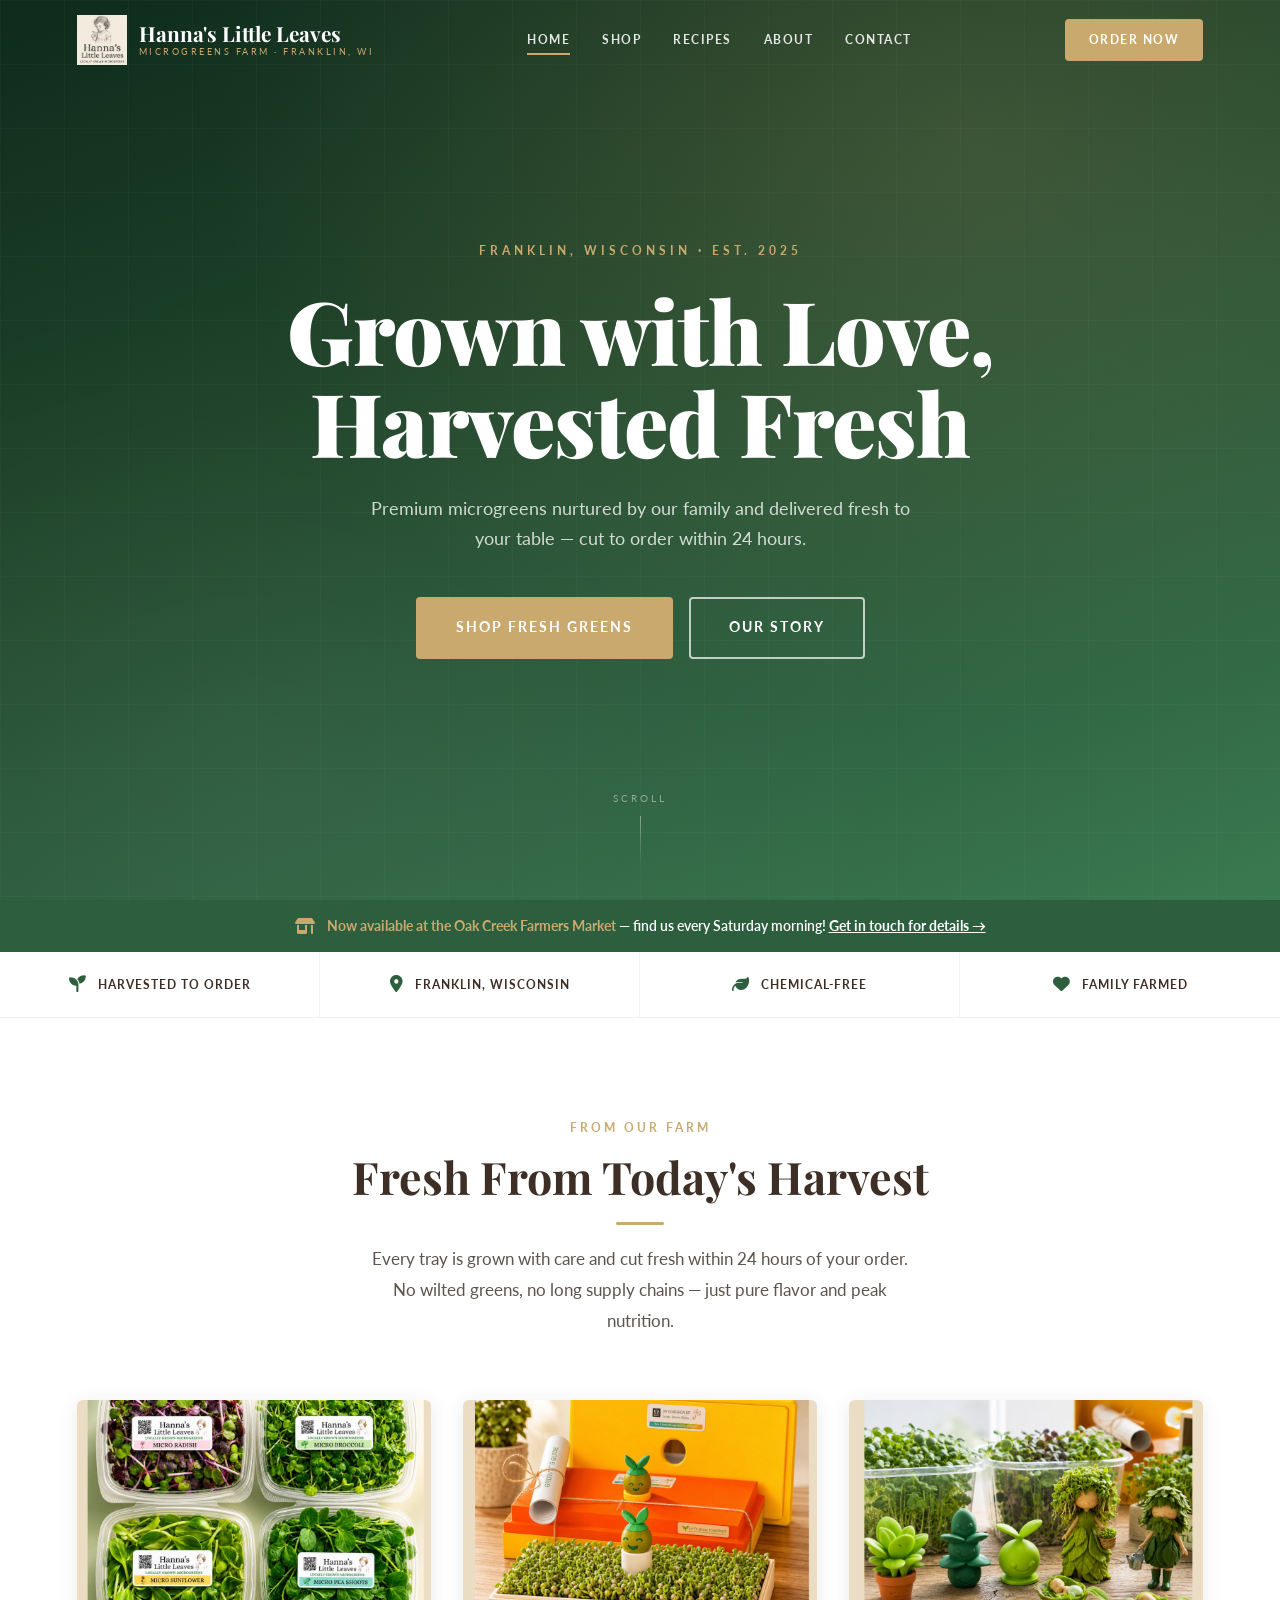
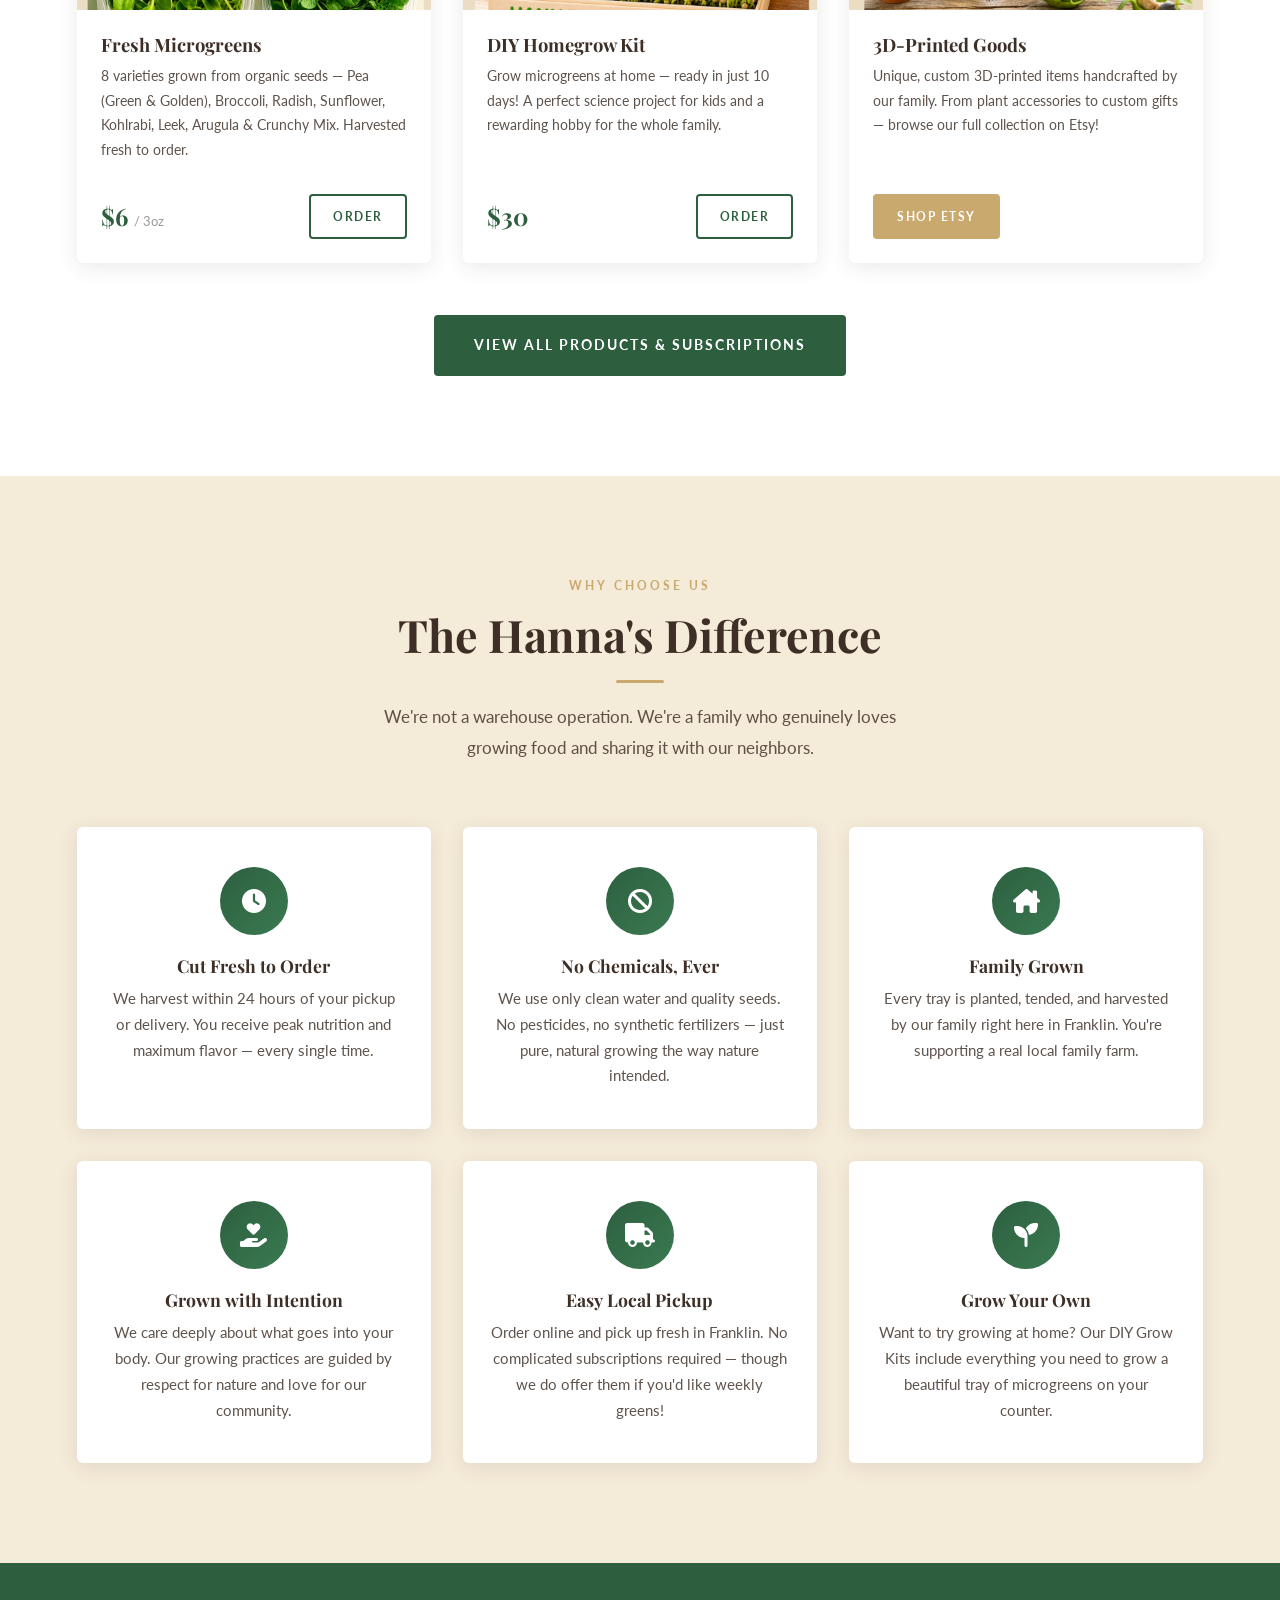
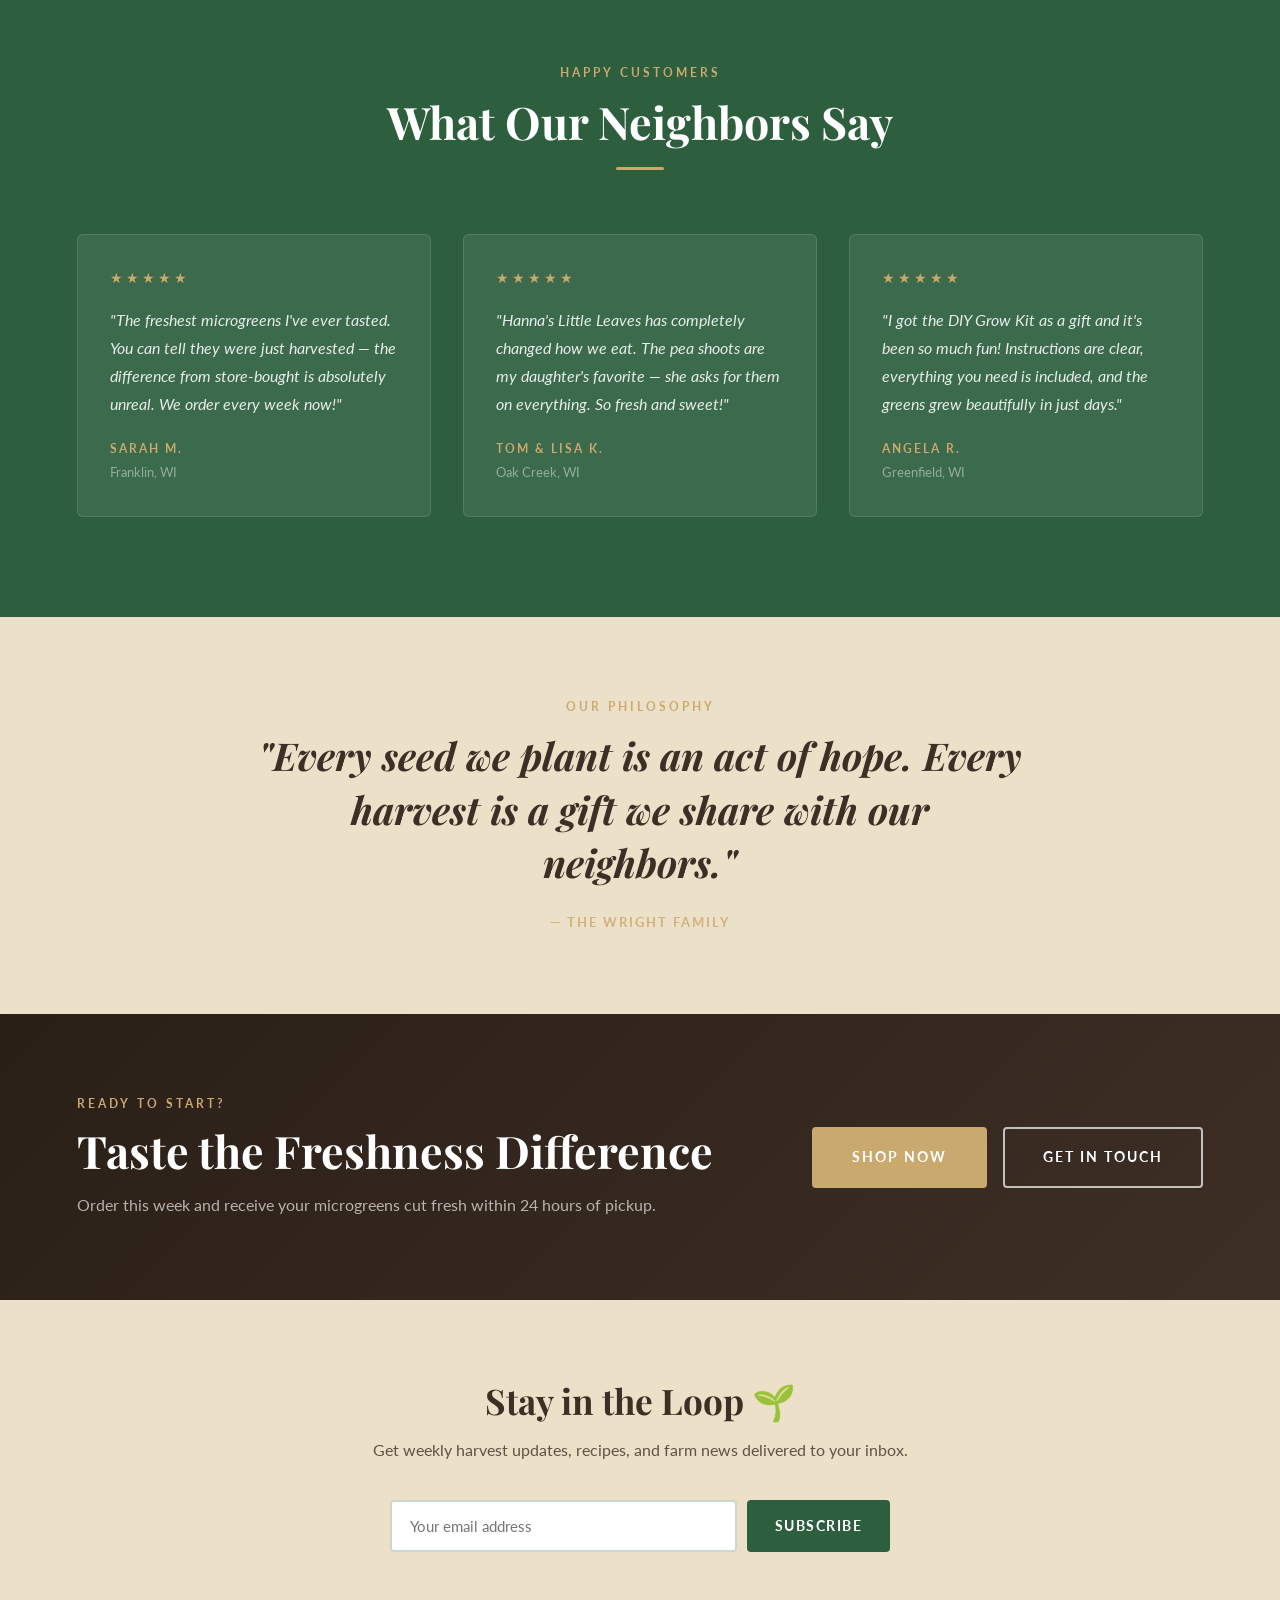
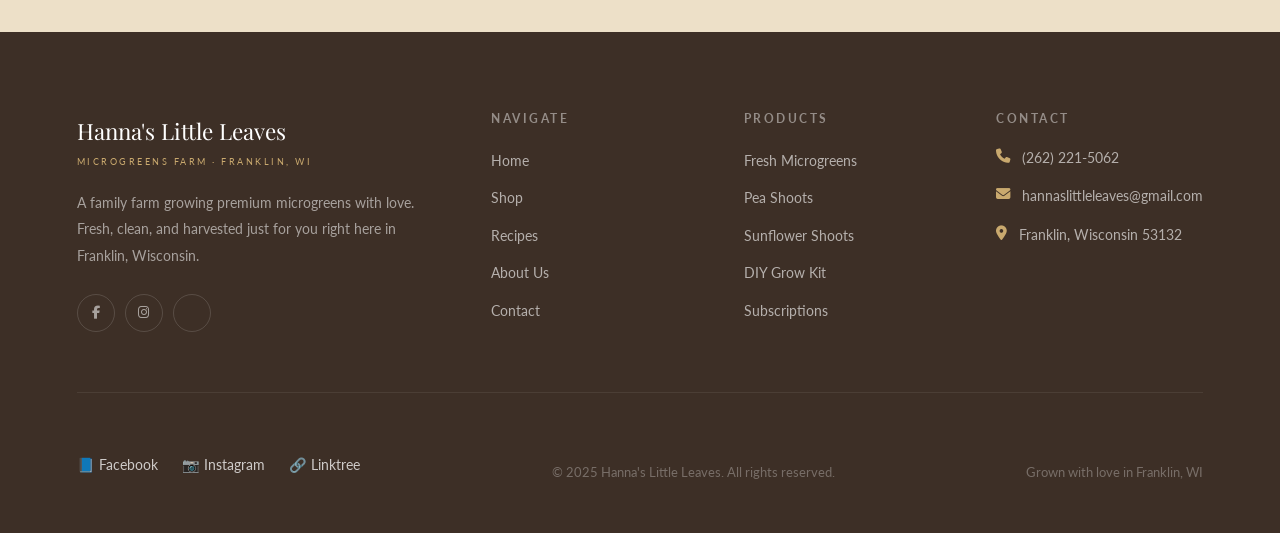
<file: index.html>
<!DOCTYPE html>
<html lang="en">
<head>
  <meta charset="UTF-8">
  <meta name="viewport" content="width=device-width, initial-scale=1.0">
  <title>Hanna's Little Leaves | Fresh Microgreens Farm · Franklin, WI</title>
  <meta name="description" content="Family-grown premium microgreens in Franklin, Wisconsin. Harvested fresh to order. Pea shoots, sunflower shoots, microgreens mix, and DIY grow kits.">
  <link rel="preconnect" href="https://fonts.googleapis.com">
  <link rel="preconnect" href="https://fonts.gstatic.com" crossorigin>
  <link href="https://fonts.googleapis.com/css2?family=Playfair+Display:ital,wght@0,400;0,700;0,900;1,400;1,700&family=Lato:wght@300;400;600;700;900&display=swap" rel="stylesheet">
  <link rel="stylesheet" href="https://cdnjs.cloudflare.com/ajax/libs/font-awesome/6.5.0/css/all.min.css">
  <link rel="stylesheet" href="styles.css">
</head>
<body>

  <!-- NAVBAR -->
  <nav class="navbar transparent" id="navbar">
    <a href="index.html" class="nav-logo">
      <img src="images/LOGO.png" alt="Hanna's Little Leaves" class="nav-logo-img">
      <div class="nav-logo-text">
        <span class="logo-name">Hanna's Little Leaves</span>
        <span class="logo-tagline">Microgreens Farm · Franklin, WI</span>
      </div>
    </a>
    <div class="nav-links">
      <a href="index.html" class="active">Home</a>
      <a href="shop.html">Shop</a>
      <a href="recipes.html">Recipes</a>
      <a href="about.html">About</a>
      <a href="contact.html">Contact</a>
    </div>
    <a href="shop.html" class="nav-btn">Order Now</a>
    <button class="hamburger" id="hamburger" aria-label="Toggle menu">
      <span></span><span></span><span></span>
    </button>
  </nav>
  <div class="mobile-menu" id="mobileMenu">
    <a href="index.html">Home</a>
    <a href="shop.html">Shop</a>
    <a href="recipes.html">Recipes</a>
    <a href="about.html">About</a>
    <a href="contact.html">Contact</a>
    <a href="shop.html" class="mobile-cta">Order Now</a>
  </div>

  <!-- HERO -->
  <section class="hero">
    <div class="hero-content">
      <span class="hero-overline">Franklin, Wisconsin &middot; Est. 2025</span>
      <h1>Grown with Love,<br>Harvested Fresh</h1>
      <p class="hero-sub">Premium microgreens nurtured by our family and delivered fresh to your table — cut to order within 24 hours.</p>
      <div class="hero-btns">
        <a href="shop.html" class="btn btn-gold btn-lg">Shop Fresh Greens</a>
        <a href="about.html" class="btn btn-outline-white btn-lg">Our Story</a>
      </div>
    </div>
    <div class="hero-scroll">
      <span>Scroll</span>
      <div class="scroll-line"></div>
    </div>
  </section>

  <!-- FARMERS MARKET BAR -->
  <div class="market-bar">
    <i class="fa-solid fa-store-alt"></i>
    <p><strong>Now available at the Oak Creek Farmers Market</strong> — find us every Saturday morning! <a href="contact.html">Get in touch for details &rarr;</a></p>
  </div>

  <!-- FEATURES STRIP -->
  <div class="features-strip">
    <div class="feature-pill">
      <i class="fa-solid fa-seedling"></i>
      <span>Harvested to Order</span>
    </div>
    <div class="feature-pill">
      <i class="fa-solid fa-location-dot"></i>
      <span>Franklin, Wisconsin</span>
    </div>
    <div class="feature-pill">
      <i class="fa-solid fa-leaf"></i>
      <span>Chemical-Free</span>
    </div>
    <div class="feature-pill">
      <i class="fa-solid fa-heart"></i>
      <span>Family Farmed</span>
    </div>
  </div>

  <!-- PRODUCTS PREVIEW -->
  <section class="section" style="background: var(--white);">
    <div class="container">
      <div class="section-header">
        <span class="label">From Our Farm</span>
        <h2>Fresh From Today's Harvest</h2>
        <div class="divider"></div>
        <p>Every tray is grown with care and cut fresh within 24 hours of your order. No wilted greens, no long supply chains — just pure flavor and peak nutrition.</p>
      </div>
      <div class="grid-3">

        <div class="product-card">
          <div class="product-img">
            <img src="images/Microgreens.png" alt="Fresh Microgreens">
          </div>
          <div class="product-card-body">
            <h3>Fresh Microgreens</h3>
            <p>8 varieties grown from organic seeds — Pea (Green &amp; Golden), Broccoli, Radish, Sunflower, Kohlrabi, Leek, Arugula &amp; Crunchy Mix. Harvested fresh to order.</p>
          </div>
          <div class="product-card-footer">
            <div class="price">$6 <sub>/ 3oz</sub></div>
            <a href="shop.html" class="btn btn-outline-green btn-sm">Order</a>
          </div>
        </div>

        <div class="product-card">
          <div class="product-img">
            <img src="images/grow-kit.png" alt="Grow Kit">
          </div>
          <div class="product-card-body">
            <h3>DIY Homegrow Kit</h3>
            <p>Grow microgreens at home — ready in just 10 days! A perfect science project for kids and a rewarding hobby for the whole family.</p>
          </div>
          <div class="product-card-footer">
            <div class="price">$30</div>
            <a href="shop.html" class="btn btn-outline-green btn-sm">Order</a>
          </div>
        </div>

        <div class="product-card">
          <div class="product-img">
            <img src="images/Garden-Companions.png" alt="3D-Printed Goods">
          </div>
          <div class="product-card-body">
            <h3>3D-Printed Goods</h3>
            <p>Unique, custom 3D-printed items handcrafted by our family. From plant accessories to custom gifts — browse our full collection on Etsy!</p>
          </div>
          <div class="product-card-footer">
            <a href="https://www.etsy.com/shop/3DPrintsByHanna" target="_blank" rel="noopener" class="btn btn-gold btn-sm">Shop Etsy</a>
          </div>
        </div>

      </div>
      <div class="text-center" style="margin-top: 52px;">
        <a href="shop.html" class="btn btn-primary btn-lg">View All Products &amp; Subscriptions</a>
      </div>
    </div>
  </section>

  <!-- WHY US -->
  <section class="section" style="background: var(--bg);">
    <div class="container">
      <div class="section-header">
        <span class="label">Why Choose Us</span>
        <h2>The Hanna's Difference</h2>
        <div class="divider"></div>
        <p>We're not a warehouse operation. We're a family who genuinely loves growing food and sharing it with our neighbors.</p>
      </div>
      <div class="grid-3">
        <div class="feature-card">
          <div class="feature-icon"><i class="fa-solid fa-clock"></i></div>
          <h3>Cut Fresh to Order</h3>
          <p>We harvest within 24 hours of your pickup or delivery. You receive peak nutrition and maximum flavor — every single time.</p>
        </div>
        <div class="feature-card">
          <div class="feature-icon"><i class="fa-solid fa-ban"></i></div>
          <h3>No Chemicals, Ever</h3>
          <p>We use only clean water and quality seeds. No pesticides, no synthetic fertilizers — just pure, natural growing the way nature intended.</p>
        </div>
        <div class="feature-card">
          <div class="feature-icon"><i class="fa-solid fa-house-chimney"></i></div>
          <h3>Family Grown</h3>
          <p>Every tray is planted, tended, and harvested by our family right here in Franklin. You're supporting a real local family farm.</p>
        </div>
        <div class="feature-card">
          <div class="feature-icon"><i class="fa-solid fa-hand-holding-heart"></i></div>
          <h3>Grown with Intention</h3>
          <p>We care deeply about what goes into your body. Our growing practices are guided by respect for nature and love for our community.</p>
        </div>
        <div class="feature-card">
          <div class="feature-icon"><i class="fa-solid fa-truck"></i></div>
          <h3>Easy Local Pickup</h3>
          <p>Order online and pick up fresh in Franklin. No complicated subscriptions required — though we do offer them if you'd like weekly greens!</p>
        </div>
        <div class="feature-card">
          <div class="feature-icon"><i class="fa-solid fa-seedling"></i></div>
          <h3>Grow Your Own</h3>
          <p>Want to try growing at home? Our DIY Grow Kits include everything you need to grow a beautiful tray of microgreens on your counter.</p>
        </div>
      </div>
    </div>
  </section>

  <!-- TESTIMONIALS -->
  <section class="section" style="background: var(--green);">
    <div class="container">
      <div class="section-header">
        <span class="label" style="color: var(--gold);">Happy Customers</span>
        <h2 style="color: var(--white);">What Our Neighbors Say</h2>
        <div class="divider"></div>
      </div>
      <div class="grid-3">
        <div class="testimonial-card">
          <div class="stars">&#9733;&#9733;&#9733;&#9733;&#9733;</div>
          <blockquote>"The freshest microgreens I've ever tasted. You can tell they were just harvested — the difference from store-bought is absolutely unreal. We order every week now!"</blockquote>
          <div class="reviewer-name">Sarah M.</div>
          <div class="reviewer-loc">Franklin, WI</div>
        </div>
        <div class="testimonial-card">
          <div class="stars">&#9733;&#9733;&#9733;&#9733;&#9733;</div>
          <blockquote>"Hanna's Little Leaves has completely changed how we eat. The pea shoots are my daughter's favorite — she asks for them on everything. So fresh and sweet!"</blockquote>
          <div class="reviewer-name">Tom &amp; Lisa K.</div>
          <div class="reviewer-loc">Oak Creek, WI</div>
        </div>
        <div class="testimonial-card">
          <div class="stars">&#9733;&#9733;&#9733;&#9733;&#9733;</div>
          <blockquote>"I got the DIY Grow Kit as a gift and it's been so much fun! Instructions are clear, everything you need is included, and the greens grew beautifully in just days."</blockquote>
          <div class="reviewer-name">Angela R.</div>
          <div class="reviewer-loc">Greenfield, WI</div>
        </div>
      </div>
    </div>
  </section>

  <!-- INSTAGRAM STRIP / QUOTE -->
  <section style="background: var(--bg-alt); padding: 80px 6%; text-align: center;">
    <div class="container" style="max-width: 780px;">
      <span class="label">Our Philosophy</span>
      <h2 style="font-style: italic; font-size: clamp(1.6rem, 3vw, 2.4rem); line-height: 1.4; margin: 12px 0 20px;">"Every seed we plant is an act of hope. Every harvest is a gift we share with our neighbors."</h2>
      <p style="font-size: 0.82rem; letter-spacing: 2px; text-transform: uppercase; font-weight: 700; color: var(--gold);">— The Wright Family</p>
    </div>
  </section>

  <!-- CTA BANNER -->
  <section class="cta-banner">
    <div class="cta-inner">
      <div class="cta-text">
        <span class="label">Ready to Start?</span>
        <h2>Taste the Freshness Difference</h2>
        <p>Order this week and receive your microgreens cut fresh within 24 hours of pickup.</p>
      </div>
      <div class="cta-actions">
        <a href="shop.html" class="btn btn-gold btn-lg">Shop Now</a>
        <a href="contact.html" class="btn btn-outline-white btn-lg">Get in Touch</a>
      </div>
    </div>
  </section>

  <!-- EMAIL SIGNUP -->
  <section style="background: var(--bg-alt); padding: 80px 6%; text-align: center;">
    <div class="container" style="max-width: 600px;">
      <h2 style="font-size: clamp(1.6rem, 3vw, 2.2rem); margin-bottom: 14px;">Stay in the Loop 🌱</h2>
      <p style="margin-bottom: 36px; font-size: 1rem; line-height: 1.75; opacity: 0.8;">Get weekly harvest updates, recipes, and farm news delivered to your inbox.</p>
      <form action="https://gmail.us9.list-manage.com/subscribe/post?u=53d1e3d9e43d9d3f13e029b97&id=eec6f345ac&f_id=00d057e1f0" method="post" name="mc-embedded-subscribe-form" target="_blank" style="display:flex; gap:10px; max-width:500px; margin:0 auto; flex-wrap:wrap; position:relative;">
        <input type="email" name="EMAIL" placeholder="Your email address" required style="flex:1; min-width:220px; padding:15px 18px; border:2px solid rgba(45,95,63,0.25); border-radius:4px; font-family:var(--font-sans); font-size:0.95rem; background:var(--white); color:var(--dark); outline:none;">
        <div style="position:absolute;left:-5000px;" aria-hidden="true"><input type="text" name="b_53d1e3d9e43d9d3f13e029b97_eec6f345ac" tabindex="-1" value=""></div>
        <button type="submit" name="subscribe" style="background:#2D5F3F;color:#fff;padding:15px 28px;border:none;border-radius:4px;font-family:var(--font-sans);font-size:0.85rem;font-weight:700;letter-spacing:1.5px;text-transform:uppercase;cursor:pointer;white-space:nowrap;">Subscribe</button>
      </form>
    </div>
  </section>

  <!-- FOOTER -->
  <footer class="footer">
    <div class="footer-grid">
      <div class="footer-brand">
        <span class="logo-name">Hanna's Little Leaves</span>
        <span class="logo-tagline">Microgreens Farm · Franklin, WI</span>
        <p>A family farm growing premium microgreens with love. Fresh, clean, and harvested just for you right here in Franklin, Wisconsin.</p>
        <div class="social-links">
          <a href="https://www.facebook.com/hannalittleleaves/" target="_blank" rel="noopener" class="social-link" aria-label="Facebook"><i class="fab fa-facebook-f"></i></a>
          <a href="https://www.instagram.com/hannaslittleleaves" target="_blank" rel="noopener" class="social-link" aria-label="Instagram"><i class="fab fa-instagram"></i></a>
          <a href="https://linktr.ee/hannaslittleleaves" target="_blank" rel="noopener" class="social-link" aria-label="Linktree"><i class="fa-brands fa-linktree"></i></a>
        </div>
      </div>
      <div>
        <h4>Navigate</h4>
        <ul class="footer-links">
          <li><a href="index.html">Home</a></li>
          <li><a href="shop.html">Shop</a></li>
          <li><a href="recipes.html">Recipes</a></li>
          <li><a href="about.html">About Us</a></li>
          <li><a href="contact.html">Contact</a></li>
        </ul>
      </div>
      <div>
        <h4>Products</h4>
        <ul class="footer-links">
          <li><a href="shop.html">Fresh Microgreens</a></li>
          <li><a href="shop.html">Pea Shoots</a></li>
          <li><a href="shop.html">Sunflower Shoots</a></li>
          <li><a href="shop.html">DIY Grow Kit</a></li>
          <li><a href="shop.html">Subscriptions</a></li>
        </ul>
      </div>
      <div>
        <h4>Contact</h4>
        <div class="footer-contact-item">
          <i class="fas fa-phone"></i>
          <span><a href="tel:2622215062" style="color:inherit;">(262) 221-5062</a></span>
        </div>
        <div class="footer-contact-item">
          <i class="fas fa-envelope"></i>
          <span><a href="mailto:hannaslittleleaves@gmail.com" style="color:inherit;">hannaslittleleaves@gmail.com</a></span>
        </div>
        <div class="footer-contact-item">
          <i class="fas fa-location-dot"></i>
          <span>Franklin, Wisconsin 53132</span>
        </div>
      </div>
    </div>
    <div class="footer-bottom">
      <div style="display:flex; gap:24px; justify-content:center; flex-wrap:wrap; margin-bottom:16px;">
        <a href="https://www.facebook.com/hannalittleleaves/" target="_blank" rel="noopener" style="text-decoration:none; font-size:0.88rem; color:rgba(255,255,255,0.75);">📘 Facebook</a>
        <a href="https://www.instagram.com/hannaslittleleaves" target="_blank" rel="noopener" style="text-decoration:none; font-size:0.88rem; color:rgba(255,255,255,0.75);">📷 Instagram</a>
        <a href="https://linktr.ee/hannaslittleleaves" target="_blank" rel="noopener" style="text-decoration:none; font-size:0.88rem; color:rgba(255,255,255,0.75);">🔗 Linktree</a>
      </div>
      <p>&copy; 2025 Hanna's Little Leaves. All rights reserved.</p>
      <p>Grown with love in Franklin, WI</p>
    </div>
  </footer>

  <script>
    const navbar = document.getElementById('navbar');
    const hamburger = document.getElementById('hamburger');
    const mobileMenu = document.getElementById('mobileMenu');

    window.addEventListener('scroll', () => {
      if (window.scrollY > 60) {
        navbar.classList.remove('transparent');
        navbar.classList.add('scrolled');
      } else {
        navbar.classList.remove('scrolled');
        navbar.classList.add('transparent');
      }
    });

    hamburger.addEventListener('click', () => {
      hamburger.classList.toggle('open');
      mobileMenu.classList.toggle('open');
    });

    mobileMenu.querySelectorAll('a').forEach(link => {
      link.addEventListener('click', () => {
        hamburger.classList.remove('open');
        mobileMenu.classList.remove('open');
      });
    });
  </script>
</body>
</html>
</file>
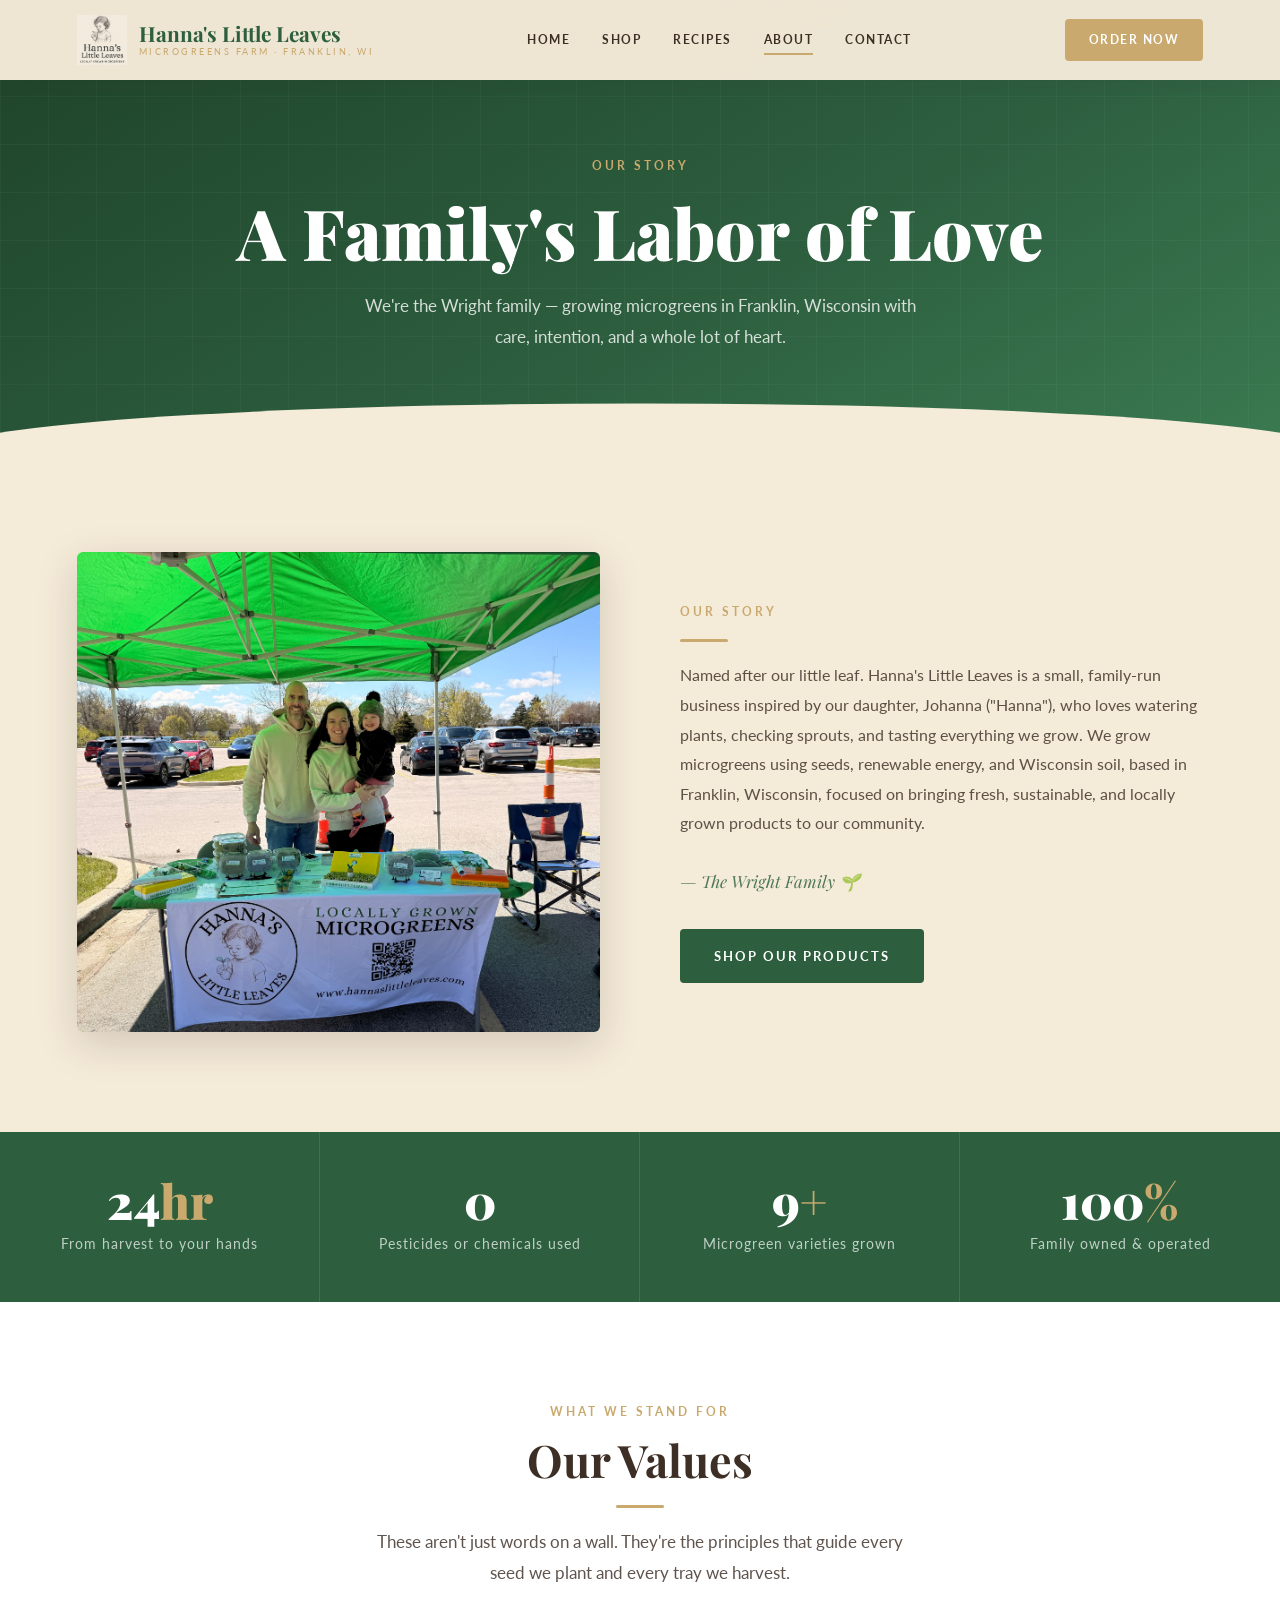
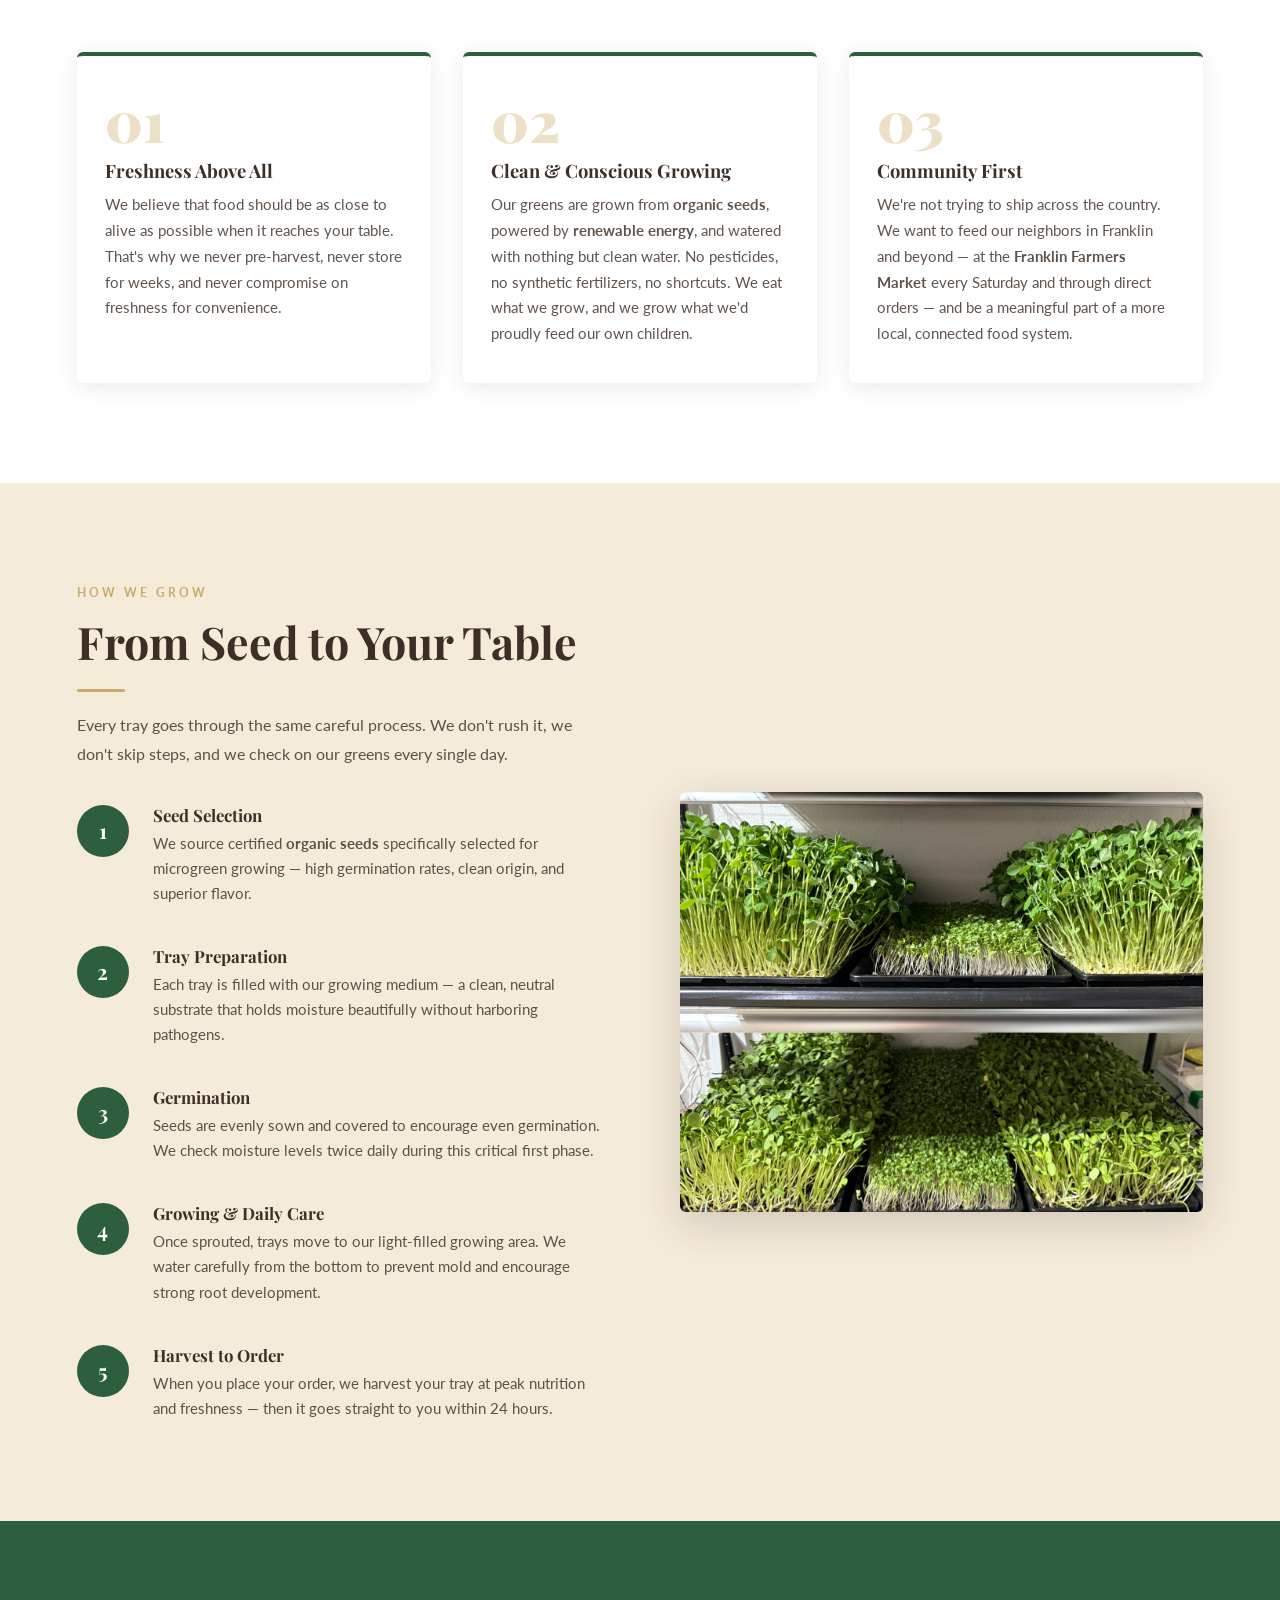
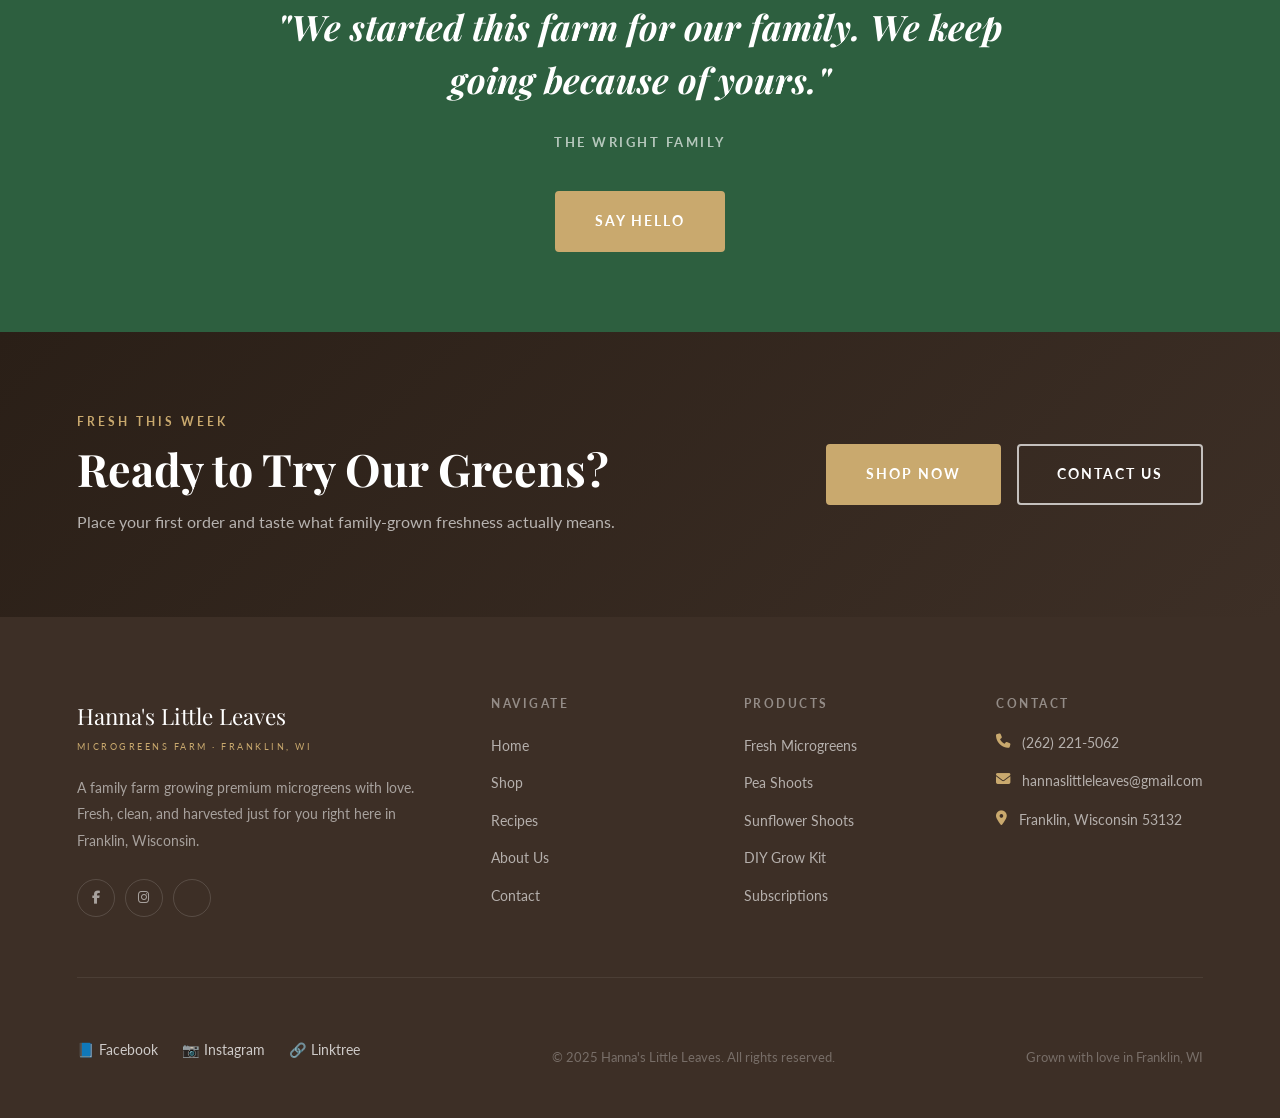
<file: about.html>
<!DOCTYPE html>
<html lang="en">
<head>
  <meta charset="UTF-8">
  <meta name="viewport" content="width=device-width, initial-scale=1.0">
  <title>About Us | Hanna's Little Leaves</title>
  <meta name="description" content="Meet the Wright family behind Hanna's Little Leaves microgreens farm in Franklin, Wisconsin. Learn our story, values, and growing process.">
  <link rel="preconnect" href="https://fonts.googleapis.com">
  <link rel="preconnect" href="https://fonts.gstatic.com" crossorigin>
  <link href="https://fonts.googleapis.com/css2?family=Playfair+Display:ital,wght@0,400;0,700;0,900;1,400;1,700&family=Lato:wght@300;400;600;700;900&display=swap" rel="stylesheet">
  <link rel="stylesheet" href="https://cdnjs.cloudflare.com/ajax/libs/font-awesome/6.5.0/css/all.min.css">
  <link rel="stylesheet" href="styles.css">
  <style>
    .stat-row {
      display: grid; grid-template-columns: repeat(4, 1fr);
      background: var(--green); padding: 0;
    }
    .stat-box {
      padding: 44px 28px; text-align: center;
      border-right: 1px solid rgba(255,255,255,0.1);
    }
    .stat-box:last-child { border-right: none; }
    .stat-box .num {
      font-family: var(--font-serif); font-size: 3rem; font-weight: 900;
      color: var(--white); line-height: 1; display: block; margin-bottom: 8px;
    }
    .stat-box .num span { color: var(--gold); }
    .stat-box p { color: rgba(255,255,255,0.7); font-size: 0.85rem; letter-spacing: 1px; opacity: 1; }
    .process-grid { display: grid; grid-template-columns: 1fr 1fr; gap: 80px; align-items: center; }
    .process-img {
      background: linear-gradient(135deg, #2D5F3F 0%, #5a9e71 100%);
      border-radius: 6px; min-height: 420px;
      display: flex; align-items: center; justify-content: center;
      font-size: 7rem; box-shadow: var(--shadow-lg);
    }
    @media (max-width: 1024px) {
      .stat-row { grid-template-columns: repeat(2, 1fr); }
      .stat-box:nth-child(2) { border-right: none; }
      .stat-box:nth-child(3) { border-right: 1px solid rgba(255,255,255,0.1); border-top: 1px solid rgba(255,255,255,0.1); }
      .stat-box:nth-child(4) { border-top: 1px solid rgba(255,255,255,0.1); }
      .process-grid { grid-template-columns: 1fr; gap: 40px; }
    }
    @media (max-width: 768px) {
      .stat-row { grid-template-columns: repeat(2, 1fr); }
      .stat-box { padding: 32px 20px; }
      .stat-box .num { font-size: 2.4rem; }
    }
  </style>
</head>
<body>

  <!-- NAVBAR -->
  <nav class="navbar solid" id="navbar">
    <a href="index.html" class="nav-logo">
      <img src="images/LOGO.png" alt="Hanna's Little Leaves" class="nav-logo-img">
      <div class="nav-logo-text">
        <span class="logo-name">Hanna's Little Leaves</span>
        <span class="logo-tagline">Microgreens Farm · Franklin, WI</span>
      </div>
    </a>
    <div class="nav-links">
      <a href="index.html">Home</a>
      <a href="shop.html">Shop</a>
      <a href="recipes.html">Recipes</a>
      <a href="about.html" class="active">About</a>
      <a href="contact.html">Contact</a>
    </div>
    <a href="shop.html" class="nav-btn">Order Now</a>
    <button class="hamburger" id="hamburger" aria-label="Toggle menu">
      <span></span><span></span><span></span>
    </button>
  </nav>
  <div class="mobile-menu" id="mobileMenu">
    <a href="index.html">Home</a>
    <a href="shop.html">Shop</a>
    <a href="recipes.html">Recipes</a>
    <a href="about.html">About</a>
    <a href="contact.html">Contact</a>
    <a href="shop.html" class="mobile-cta">Order Now</a>
  </div>

  <!-- PAGE HEADER -->
  <header class="page-header">
    <span class="ph-label">Our Story</span>
    <h1>A Family's Labor of Love</h1>
    <p>We're the Wright family — growing microgreens in Franklin, Wisconsin with care, intention, and a whole lot of heart.</p>
  </header>

  <!-- OUR STORY -->
  <section class="section" style="background: var(--bg);">
    <div class="container">
      <div class="story-grid">
        <img src="images/Family-Photo.JPG" alt="The Wright Family" class="story-img">
        <div>
          <span class="label">Our Story</span>
          <div class="divider divider-left"></div>
          <p style="margin-bottom: 28px;">Named after our little leaf. Hanna's Little Leaves is a small, family-run business inspired by our daughter, Johanna ("Hanna"), who loves watering plants, checking sprouts, and tasting everything we grow. We grow microgreens using seeds, renewable energy, and Wisconsin soil, based in Franklin, Wisconsin, focused on bringing fresh, sustainable, and locally grown products to our community.</p>
          <p style="margin-bottom: 32px; font-family: var(--font-serif); font-style: italic; font-size: 1.05rem; color: var(--green);">— The Wright Family 🌱</p>
          <a href="shop.html" class="btn btn-primary">Shop Our Products</a>
        </div>
      </div>
    </div>
  </section>

  <!-- STATS -->
  <div class="stat-row">
    <div class="stat-box">
      <span class="num">24<span>hr</span></span>
      <p>From harvest to your hands</p>
    </div>
    <div class="stat-box">
      <span class="num">0</span>
      <p>Pesticides or chemicals used</p>
    </div>
    <div class="stat-box">
      <span class="num">9<span>+</span></span>
      <p>Microgreen varieties grown</p>
    </div>
    <div class="stat-box">
      <span class="num">100<span>%</span></span>
      <p>Family owned &amp; operated</p>
    </div>
  </div>

  <!-- OUR VALUES -->
  <section class="section" style="background: var(--white);">
    <div class="container">
      <div class="section-header">
        <span class="label">What We Stand For</span>
        <h2>Our Values</h2>
        <div class="divider"></div>
        <p>These aren't just words on a wall. They're the principles that guide every seed we plant and every tray we harvest.</p>
      </div>
      <div class="grid-3">
        <div class="value-card">
          <div class="value-num">01</div>
          <h3>Freshness Above All</h3>
          <p>We believe that food should be as close to alive as possible when it reaches your table. That's why we never pre-harvest, never store for weeks, and never compromise on freshness for convenience.</p>
        </div>
        <div class="value-card">
          <div class="value-num">02</div>
          <h3>Clean &amp; Conscious Growing</h3>
          <p>Our greens are grown from <strong>organic seeds</strong>, powered by <strong>renewable energy</strong>, and watered with nothing but clean water. No pesticides, no synthetic fertilizers, no shortcuts. We eat what we grow, and we grow what we'd proudly feed our own children.</p>
        </div>
        <div class="value-card">
          <div class="value-num">03</div>
          <h3>Community First</h3>
          <p>We're not trying to ship across the country. We want to feed our neighbors in Franklin and beyond — at the <strong>Franklin Farmers Market</strong> every Saturday and through direct orders — and be a meaningful part of a more local, connected food system.</p>
        </div>
      </div>
    </div>
  </section>

  <!-- GROWING PROCESS -->
  <section class="section" style="background: var(--bg);">
    <div class="container">
      <div class="process-grid">
        <div>
          <span class="label">How We Grow</span>
          <h2 style="margin-bottom: 20px;">From Seed to Your Table</h2>
          <div class="divider divider-left"></div>
          <p style="margin-bottom: 36px;">Every tray goes through the same careful process. We don't rush it, we don't skip steps, and we check on our greens every single day.</p>

          <div class="process-step">
            <div class="step-num">1</div>
            <div class="step-content">
              <h4>Seed Selection</h4>
              <p>We source certified <strong>organic seeds</strong> specifically selected for microgreen growing — high germination rates, clean origin, and superior flavor.</p>
            </div>
          </div>
          <div class="process-step">
            <div class="step-num">2</div>
            <div class="step-content">
              <h4>Tray Preparation</h4>
              <p>Each tray is filled with our growing medium — a clean, neutral substrate that holds moisture beautifully without harboring pathogens.</p>
            </div>
          </div>
          <div class="process-step">
            <div class="step-num">3</div>
            <div class="step-content">
              <h4>Germination</h4>
              <p>Seeds are evenly sown and covered to encourage even germination. We check moisture levels twice daily during this critical first phase.</p>
            </div>
          </div>
          <div class="process-step">
            <div class="step-num">4</div>
            <div class="step-content">
              <h4>Growing &amp; Daily Care</h4>
              <p>Once sprouted, trays move to our light-filled growing area. We water carefully from the bottom to prevent mold and encourage strong root development.</p>
            </div>
          </div>
          <div class="process-step">
            <div class="step-num">5</div>
            <div class="step-content">
              <h4>Harvest to Order</h4>
              <p>When you place your order, we harvest your tray at peak nutrition and freshness — then it goes straight to you within 24 hours.</p>
            </div>
          </div>
        </div>
        <img src="images/Greens-photos.JPG" alt="Fresh microgreens growing in trays" style="width: 100%; min-height: 420px; max-height: 420px; border-radius: 6px; object-fit: cover; display: block; box-shadow: var(--shadow-lg);">
      </div>
    </div>
  </section>

  <!-- QUOTE -->
  <section style="background: var(--green); padding: 80px 6%; text-align: center;">
    <div class="container" style="max-width: 760px;">
      <h2 style="color: var(--white); font-style: italic; font-size: clamp(1.5rem, 3vw, 2.2rem); line-height: 1.5; margin-bottom: 24px;">"We started this farm for our family. We keep going because of yours."</h2>
      <p style="color: rgba(255,255,255,0.65); font-size: 0.82rem; letter-spacing: 2.5px; text-transform: uppercase; font-weight: 700; opacity: 1;">The Wright Family</p>
      <div style="margin-top: 36px;">
        <a href="contact.html" class="btn btn-gold btn-lg">Say Hello</a>
      </div>
    </div>
  </section>

  <!-- CTA -->
  <section class="cta-banner">
    <div class="cta-inner">
      <div class="cta-text">
        <span class="label">Fresh This Week</span>
        <h2>Ready to Try Our Greens?</h2>
        <p>Place your first order and taste what family-grown freshness actually means.</p>
      </div>
      <div class="cta-actions">
        <a href="shop.html" class="btn btn-gold btn-lg">Shop Now</a>
        <a href="contact.html" class="btn btn-outline-white btn-lg">Contact Us</a>
      </div>
    </div>
  </section>

  <!-- FOOTER -->
  <footer class="footer">
    <div class="footer-grid">
      <div class="footer-brand">
        <span class="logo-name">Hanna's Little Leaves</span>
        <span class="logo-tagline">Microgreens Farm · Franklin, WI</span>
        <p>A family farm growing premium microgreens with love. Fresh, clean, and harvested just for you right here in Franklin, Wisconsin.</p>
        <div class="social-links">
          <a href="https://www.facebook.com/hannalittleleaves/" target="_blank" rel="noopener" class="social-link" aria-label="Facebook"><i class="fab fa-facebook-f"></i></a>
          <a href="https://www.instagram.com/hannaslittleleaves" target="_blank" rel="noopener" class="social-link" aria-label="Instagram"><i class="fab fa-instagram"></i></a>
          <a href="https://linktr.ee/hannaslittleleaves" target="_blank" rel="noopener" class="social-link" aria-label="Linktree"><i class="fa-brands fa-linktree"></i></a>
        </div>
      </div>
      <div>
        <h4>Navigate</h4>
        <ul class="footer-links">
          <li><a href="index.html">Home</a></li>
          <li><a href="shop.html">Shop</a></li>
          <li><a href="recipes.html">Recipes</a></li>
          <li><a href="about.html">About Us</a></li>
          <li><a href="contact.html">Contact</a></li>
        </ul>
      </div>
      <div>
        <h4>Products</h4>
        <ul class="footer-links">
          <li><a href="shop.html">Fresh Microgreens</a></li>
          <li><a href="shop.html">Pea Shoots</a></li>
          <li><a href="shop.html">Sunflower Shoots</a></li>
          <li><a href="shop.html">DIY Grow Kit</a></li>
          <li><a href="shop.html">Subscriptions</a></li>
        </ul>
      </div>
      <div>
        <h4>Contact</h4>
        <div class="footer-contact-item">
          <i class="fas fa-phone"></i>
          <span><a href="tel:2622215062" style="color:inherit;">(262) 221-5062</a></span>
        </div>
        <div class="footer-contact-item">
          <i class="fas fa-envelope"></i>
          <span><a href="mailto:hannaslittleleaves@gmail.com" style="color:inherit;">hannaslittleleaves@gmail.com</a></span>
        </div>
        <div class="footer-contact-item">
          <i class="fas fa-location-dot"></i>
          <span>Franklin, Wisconsin 53132</span>
        </div>
      </div>
    </div>
    <div class="footer-bottom">
      <div style="display:flex; gap:24px; justify-content:center; flex-wrap:wrap; margin-bottom:16px;">
        <a href="https://www.facebook.com/hannalittleleaves/" target="_blank" rel="noopener" style="text-decoration:none; font-size:0.88rem; color:rgba(255,255,255,0.75);">📘 Facebook</a>
        <a href="https://www.instagram.com/hannaslittleleaves" target="_blank" rel="noopener" style="text-decoration:none; font-size:0.88rem; color:rgba(255,255,255,0.75);">📷 Instagram</a>
        <a href="https://linktr.ee/hannaslittleleaves" target="_blank" rel="noopener" style="text-decoration:none; font-size:0.88rem; color:rgba(255,255,255,0.75);">🔗 Linktree</a>
      </div>
      <p>&copy; 2025 Hanna's Little Leaves. All rights reserved.</p>
      <p>Grown with love in Franklin, WI</p>
    </div>
  </footer>

  <script>
    const hamburger = document.getElementById('hamburger');
    const mobileMenu = document.getElementById('mobileMenu');
    hamburger.addEventListener('click', () => {
      hamburger.classList.toggle('open');
      mobileMenu.classList.toggle('open');
    });
    mobileMenu.querySelectorAll('a').forEach(link => {
      link.addEventListener('click', () => {
        hamburger.classList.remove('open');
        mobileMenu.classList.remove('open');
      });
    });
  </script>
</body>
</html>
</file>
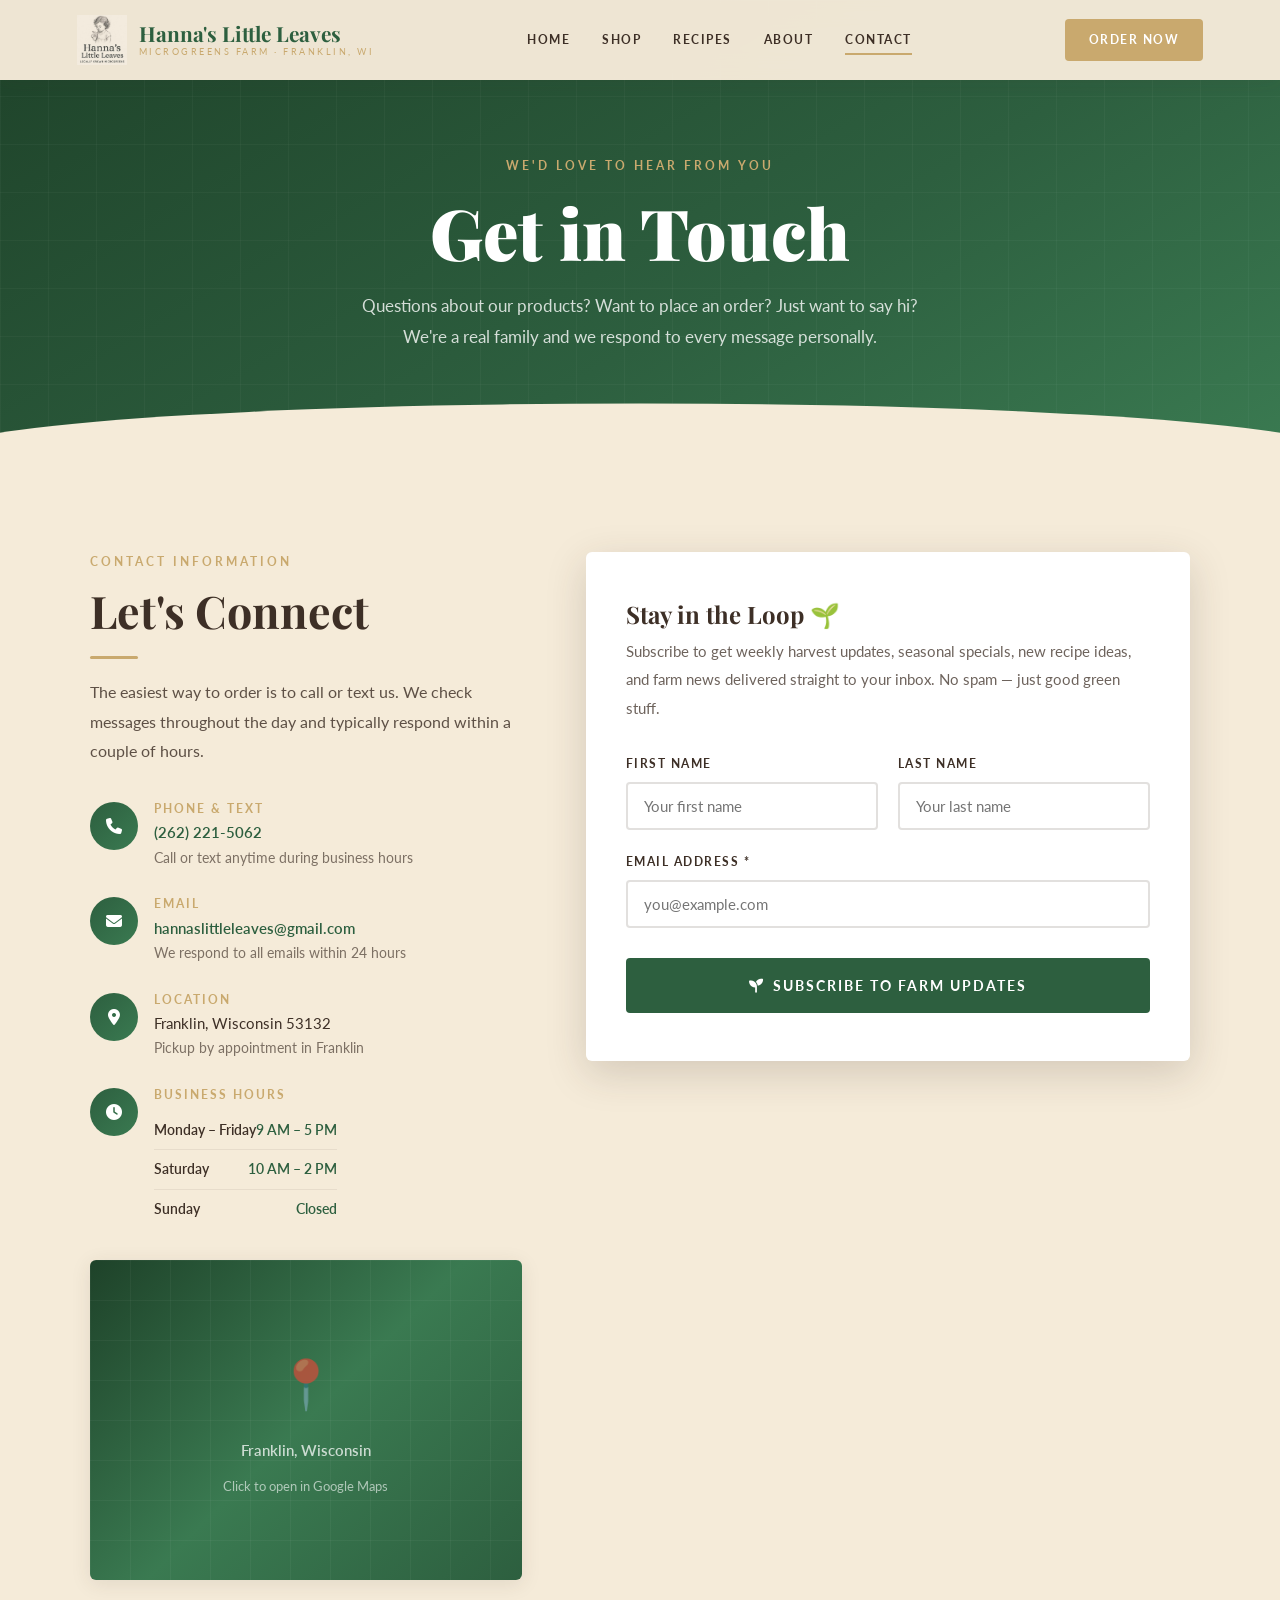
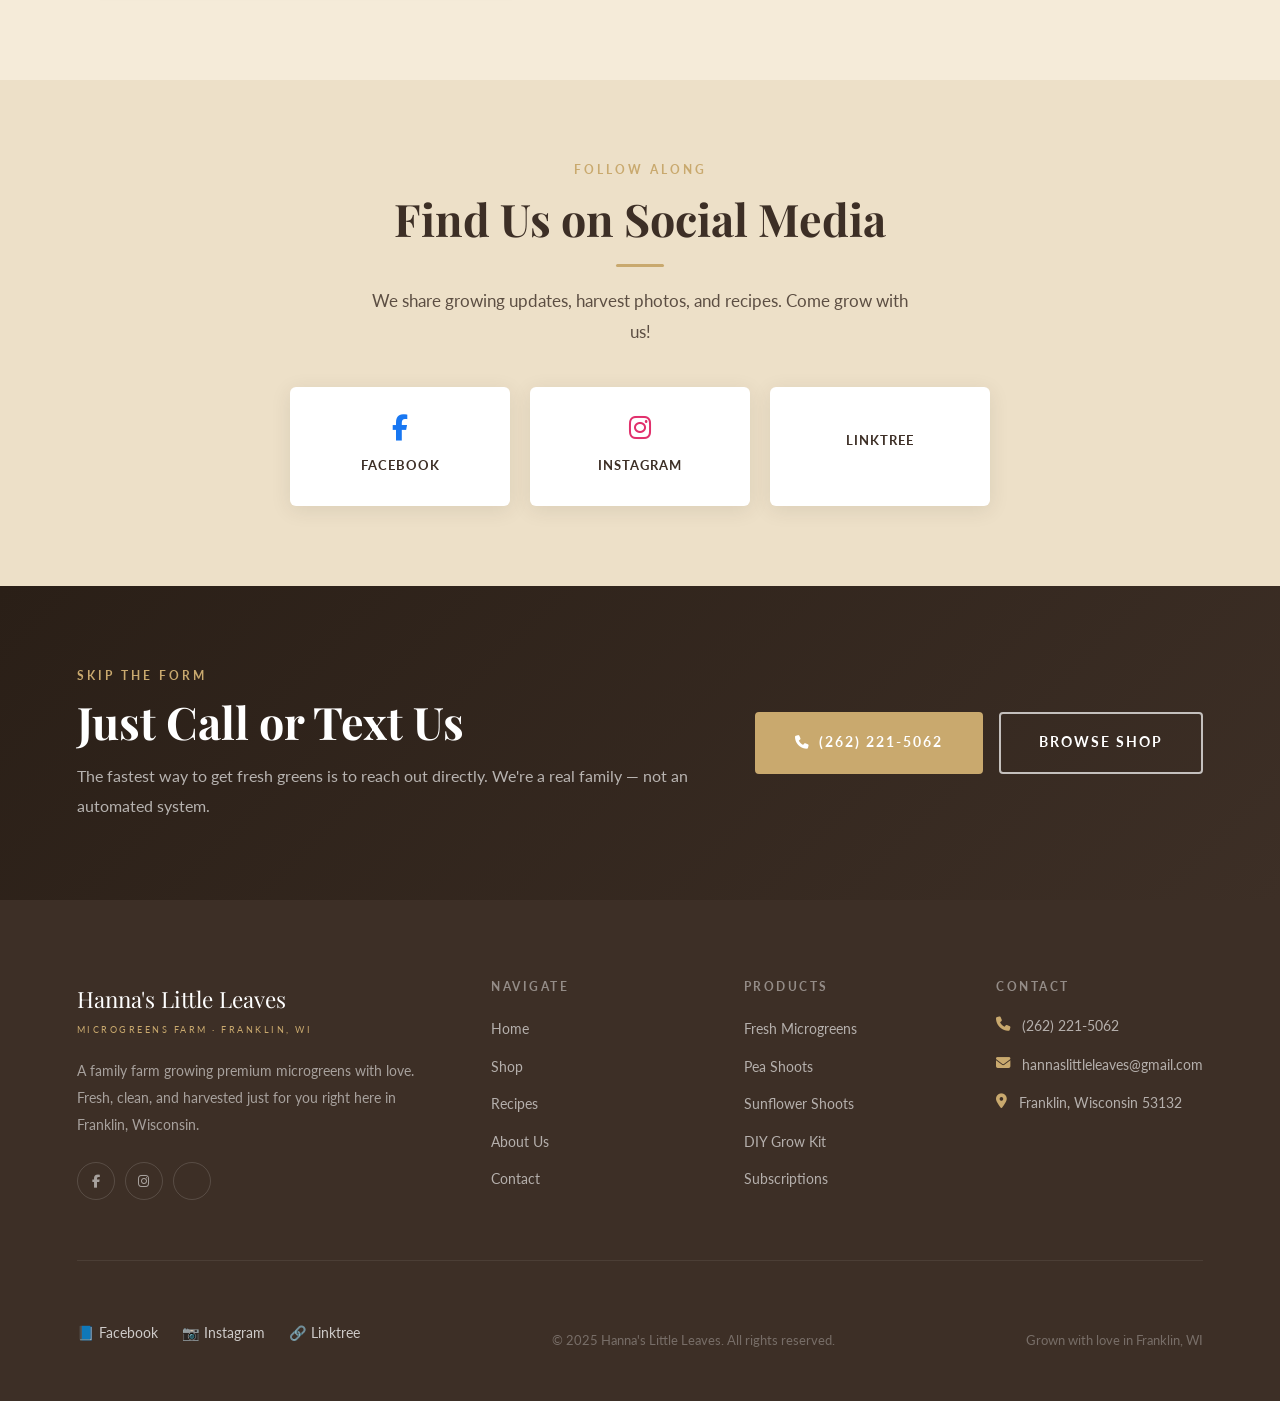
<file: contact.html>
<!DOCTYPE html>
<html lang="en">
<head>
  <meta charset="UTF-8">
  <meta name="viewport" content="width=device-width, initial-scale=1.0">
  <title>Contact | Hanna's Little Leaves</title>
  <meta name="description" content="Contact Hanna's Little Leaves microgreens farm in Franklin, Wisconsin. Call (262) 221-5062 to place an order or ask a question.">
  <link rel="preconnect" href="https://fonts.googleapis.com">
  <link rel="preconnect" href="https://fonts.gstatic.com" crossorigin>
  <link href="https://fonts.googleapis.com/css2?family=Playfair+Display:ital,wght@0,400;0,700;0,900;1,400;1,700&family=Lato:wght@300;400;600;700;900&display=swap" rel="stylesheet">
  <link rel="stylesheet" href="https://cdnjs.cloudflare.com/ajax/libs/font-awesome/6.5.0/css/all.min.css">
  <link rel="stylesheet" href="styles.css">
  <style>
    .map-placeholder {
      width: 100%; height: 320px; border-radius: 6px;
      background: linear-gradient(135deg, #1e4229 0%, #3a7a51 50%, #2D5F3F 100%);
      display: flex; align-items: center; justify-content: center;
      flex-direction: column; gap: 12px;
      box-shadow: var(--shadow);
      position: relative; overflow: hidden; margin-top: 32px;
      text-decoration: none;
      transition: var(--transition);
    }
    .map-placeholder:hover { transform: translateY(-4px); box-shadow: var(--shadow-lg); }
    .map-placeholder::before {
      content: ''; position: absolute; inset: 0;
      background-image:
        linear-gradient(rgba(255,255,255,0.04) 1px, transparent 1px),
        linear-gradient(90deg, rgba(255,255,255,0.04) 1px, transparent 1px);
      background-size: 40px 40px;
    }
    .map-placeholder .map-pin { font-size: 3rem; position: relative; z-index: 1; }
    .map-placeholder p { color: rgba(255,255,255,0.9); font-size: 0.95rem; font-weight: 600; position: relative; z-index: 1; }
    .map-placeholder span { color: rgba(255,255,255,0.6); font-size: 0.8rem; position: relative; z-index: 1; }
    .success-msg {
      display: none; background: var(--green); color: var(--white);
      padding: 16px 20px; border-radius: 4px; margin-bottom: 20px;
      font-size: 0.95rem; font-weight: 600;
    }
    .success-msg.show { display: block; }
    .contact-section-alt { background: var(--bg-alt); padding: 80px 6%; }
    .social-contact-grid { display: grid; grid-template-columns: repeat(3, 1fr); gap: 20px; max-width: 700px; }
    .social-contact-card {
      background: var(--white); border-radius: 6px; padding: 28px 24px;
      text-align: center; box-shadow: var(--shadow);
      transition: var(--transition); text-decoration: none;
    }
    .social-contact-card:hover { transform: translateY(-4px); box-shadow: var(--shadow-lg); }
    .social-contact-card i { font-size: 1.6rem; margin-bottom: 10px; display: block; }
    .social-contact-card span { font-size: 0.8rem; font-weight: 700; letter-spacing: 1px; text-transform: uppercase; color: var(--dark); }
    @media (max-width: 600px) {
      .social-contact-grid { grid-template-columns: 1fr; max-width: 320px; margin: 0 auto; }
    }
  </style>
</head>
<body>

  <!-- NAVBAR -->
  <nav class="navbar solid" id="navbar">
    <a href="index.html" class="nav-logo">
      <img src="images/LOGO.png" alt="Hanna's Little Leaves" class="nav-logo-img">
      <div class="nav-logo-text">
        <span class="logo-name">Hanna's Little Leaves</span>
        <span class="logo-tagline">Microgreens Farm · Franklin, WI</span>
      </div>
    </a>
    <div class="nav-links">
      <a href="index.html">Home</a>
      <a href="shop.html">Shop</a>
      <a href="recipes.html">Recipes</a>
      <a href="about.html">About</a>
      <a href="contact.html" class="active">Contact</a>
    </div>
    <a href="shop.html" class="nav-btn">Order Now</a>
    <button class="hamburger" id="hamburger" aria-label="Toggle menu">
      <span></span><span></span><span></span>
    </button>
  </nav>
  <div class="mobile-menu" id="mobileMenu">
    <a href="index.html">Home</a>
    <a href="shop.html">Shop</a>
    <a href="recipes.html">Recipes</a>
    <a href="about.html">About</a>
    <a href="contact.html">Contact</a>
    <a href="shop.html" class="mobile-cta">Order Now</a>
  </div>

  <!-- PAGE HEADER -->
  <header class="page-header">
    <span class="ph-label">We'd Love to Hear From You</span>
    <h1>Get in Touch</h1>
    <p>Questions about our products? Want to place an order? Just want to say hi? We're a real family and we respond to every message personally.</p>
  </header>

  <!-- CONTACT SECTION -->
  <section class="section" style="background: var(--bg);">
    <div class="contact-grid">

      <!-- INFO COLUMN -->
      <div>
        <span class="label">Contact Information</span>
        <h2 style="margin-bottom: 8px;">Let's Connect</h2>
        <div class="divider divider-left"></div>
        <p style="margin-bottom: 36px;">The easiest way to order is to call or text us. We check messages throughout the day and typically respond within a couple of hours.</p>

        <div class="contact-info-item">
          <div class="contact-info-icon"><i class="fas fa-phone"></i></div>
          <div>
            <h4>Phone &amp; Text</h4>
            <p><a href="tel:2622215062">(262) 221-5062</a><br>
            <span style="font-size: 0.85rem; opacity: 0.65;">Call or text anytime during business hours</span></p>
          </div>
        </div>

        <div class="contact-info-item">
          <div class="contact-info-icon"><i class="fas fa-envelope"></i></div>
          <div>
            <h4>Email</h4>
            <p><a href="mailto:hannaslittleleaves@gmail.com">hannaslittleleaves@gmail.com</a><br>
            <span style="font-size: 0.85rem; opacity: 0.65;">We respond to all emails within 24 hours</span></p>
          </div>
        </div>

        <div class="contact-info-item">
          <div class="contact-info-icon"><i class="fas fa-location-dot"></i></div>
          <div>
            <h4>Location</h4>
            <p>Franklin, Wisconsin 53132<br>
            <span style="font-size: 0.85rem; opacity: 0.65;">Pickup by appointment in Franklin</span></p>
          </div>
        </div>

        <div class="contact-info-item">
          <div class="contact-info-icon"><i class="fas fa-clock"></i></div>
          <div>
            <h4>Business Hours</h4>
            <div class="hours-grid">
              <div class="hour-row"><span class="day">Monday – Friday</span><span class="time">9 AM – 5 PM</span></div>
              <div class="hour-row"><span class="day">Saturday</span><span class="time">10 AM – 2 PM</span></div>
              <div class="hour-row"><span class="day">Sunday</span><span class="time">Closed</span></div>
            </div>
          </div>
        </div>

        <!-- MAP PLACEHOLDER -->
        <a href="https://maps.google.com/?q=Franklin,Wisconsin+53132" target="_blank" rel="noopener" class="map-placeholder" aria-label="View Franklin, WI on Google Maps">
          <span class="map-pin">📍</span>
          <p>Franklin, Wisconsin</p>
          <span>Click to open in Google Maps</span>
        </a>
      </div>

      <!-- FORM COLUMN -->
      <div class="form-card">
        <h3>Stay in the Loop 🌱</h3>
        <p>Subscribe to get weekly harvest updates, seasonal specials, new recipe ideas, and farm news delivered straight to your inbox. No spam — just good green stuff.</p>

        <form action="https://gmail.us9.list-manage.com/subscribe/post?u=53d1e3d9e43d9d3f13e029b97&id=eec6f345ac&f_id=00d057e1f0" method="post" name="mc-embedded-subscribe-form" target="_blank" novalidate style="margin-top: 28px;">
          <div class="form-row">
            <div class="form-group">
              <label for="mce-FNAME">First Name</label>
              <input type="text" name="FNAME" id="mce-FNAME" placeholder="Your first name">
            </div>
            <div class="form-group">
              <label for="mce-LNAME">Last Name</label>
              <input type="text" name="LNAME" id="mce-LNAME" placeholder="Your last name">
            </div>
          </div>
          <div class="form-group">
            <label for="mce-EMAIL">Email Address *</label>
            <input type="email" name="EMAIL" id="mce-EMAIL" placeholder="you@example.com" required>
          </div>
          <!-- Honeypot — do not remove -->
          <div style="position:absolute;left:-5000px;" aria-hidden="true">
            <input type="text" name="b_53d1e3d9e43d9d3f13e029b97_eec6f345ac" tabindex="-1" value="">
          </div>
          <button type="submit" name="subscribe" class="btn btn-primary" style="width:100%; font-size:0.88rem; padding:17px; margin-top:8px;">
            <i class="fa-solid fa-seedling" style="margin-right:8px;"></i>Subscribe to Farm Updates
          </button>
        </form>
      </div>

    </div>
  </section>

  <!-- CONNECT ON SOCIAL -->
  <section class="contact-section-alt">
    <div class="container" style="text-align: center;">
      <div class="section-header" style="margin-bottom: 40px;">
        <span class="label">Follow Along</span>
        <h2>Find Us on Social Media</h2>
        <div class="divider"></div>
        <p>We share growing updates, harvest photos, and recipes. Come grow with us!</p>
      </div>
      <div class="social-contact-grid" style="margin: 0 auto;">
        <a href="https://www.facebook.com/hannalittleleaves/" target="_blank" rel="noopener" class="social-contact-card" aria-label="Facebook">
          <i class="fab fa-facebook-f" style="color: #1877F2;"></i>
          <span>Facebook</span>
        </a>
        <a href="https://www.instagram.com/hannaslittleleaves" target="_blank" rel="noopener" class="social-contact-card" aria-label="Instagram">
          <i class="fab fa-instagram" style="color: #E1306C;"></i>
          <span>Instagram</span>
        </a>
        <a href="https://linktr.ee/hannaslittleleaves" target="_blank" rel="noopener" class="social-contact-card" aria-label="Linktree">
          <i class="fa-brands fa-linktree" style="color: #43e660;"></i>
          <span>Linktree</span>
        </a>
      </div>
    </div>
  </section>

  <!-- CTA -->
  <section class="cta-banner">
    <div class="cta-inner">
      <div class="cta-text">
        <span class="label">Skip the Form</span>
        <h2>Just Call or Text Us</h2>
        <p>The fastest way to get fresh greens is to reach out directly. We're a real family — not an automated system.</p>
      </div>
      <div class="cta-actions">
        <a href="tel:2622215062" class="btn btn-gold btn-lg">
          <i class="fa-solid fa-phone" style="margin-right: 8px;"></i>(262) 221-5062
        </a>
        <a href="shop.html" class="btn btn-outline-white btn-lg">Browse Shop</a>
      </div>
    </div>
  </section>

  <!-- FOOTER -->
  <footer class="footer">
    <div class="footer-grid">
      <div class="footer-brand">
        <span class="logo-name">Hanna's Little Leaves</span>
        <span class="logo-tagline">Microgreens Farm · Franklin, WI</span>
        <p>A family farm growing premium microgreens with love. Fresh, clean, and harvested just for you right here in Franklin, Wisconsin.</p>
        <div class="social-links">
          <a href="https://www.facebook.com/hannalittleleaves/" target="_blank" rel="noopener" class="social-link" aria-label="Facebook"><i class="fab fa-facebook-f"></i></a>
          <a href="https://www.instagram.com/hannaslittleleaves" target="_blank" rel="noopener" class="social-link" aria-label="Instagram"><i class="fab fa-instagram"></i></a>
          <a href="https://linktr.ee/hannaslittleleaves" target="_blank" rel="noopener" class="social-link" aria-label="Linktree"><i class="fa-brands fa-linktree"></i></a>
        </div>
      </div>
      <div>
        <h4>Navigate</h4>
        <ul class="footer-links">
          <li><a href="index.html">Home</a></li>
          <li><a href="shop.html">Shop</a></li>
          <li><a href="recipes.html">Recipes</a></li>
          <li><a href="about.html">About Us</a></li>
          <li><a href="contact.html">Contact</a></li>
        </ul>
      </div>
      <div>
        <h4>Products</h4>
        <ul class="footer-links">
          <li><a href="shop.html">Fresh Microgreens</a></li>
          <li><a href="shop.html">Pea Shoots</a></li>
          <li><a href="shop.html">Sunflower Shoots</a></li>
          <li><a href="shop.html">DIY Grow Kit</a></li>
          <li><a href="shop.html">Subscriptions</a></li>
        </ul>
      </div>
      <div>
        <h4>Contact</h4>
        <div class="footer-contact-item">
          <i class="fas fa-phone"></i>
          <span><a href="tel:2622215062" style="color:inherit;">(262) 221-5062</a></span>
        </div>
        <div class="footer-contact-item">
          <i class="fas fa-envelope"></i>
          <span><a href="mailto:hannaslittleleaves@gmail.com" style="color:inherit;">hannaslittleleaves@gmail.com</a></span>
        </div>
        <div class="footer-contact-item">
          <i class="fas fa-location-dot"></i>
          <span>Franklin, Wisconsin 53132</span>
        </div>
      </div>
    </div>
    <div class="footer-bottom">
      <div style="display:flex; gap:24px; justify-content:center; flex-wrap:wrap; margin-bottom:16px;">
        <a href="https://www.facebook.com/hannalittleleaves/" target="_blank" rel="noopener" style="text-decoration:none; font-size:0.88rem; color:rgba(255,255,255,0.75);">📘 Facebook</a>
        <a href="https://www.instagram.com/hannaslittleleaves" target="_blank" rel="noopener" style="text-decoration:none; font-size:0.88rem; color:rgba(255,255,255,0.75);">📷 Instagram</a>
        <a href="https://linktr.ee/hannaslittleleaves" target="_blank" rel="noopener" style="text-decoration:none; font-size:0.88rem; color:rgba(255,255,255,0.75);">🔗 Linktree</a>
      </div>
      <p>&copy; 2025 Hanna's Little Leaves. All rights reserved.</p>
      <p>Grown with love in Franklin, WI</p>
    </div>
  </footer>

  <script>
    const hamburger = document.getElementById('hamburger');
    const mobileMenu = document.getElementById('mobileMenu');
    hamburger.addEventListener('click', () => {
      hamburger.classList.toggle('open');
      mobileMenu.classList.toggle('open');
    });
    mobileMenu.querySelectorAll('a').forEach(link => {
      link.addEventListener('click', () => {
        hamburger.classList.remove('open');
        mobileMenu.classList.remove('open');
      });
    });

  </script>
</body>
</html>
</file>
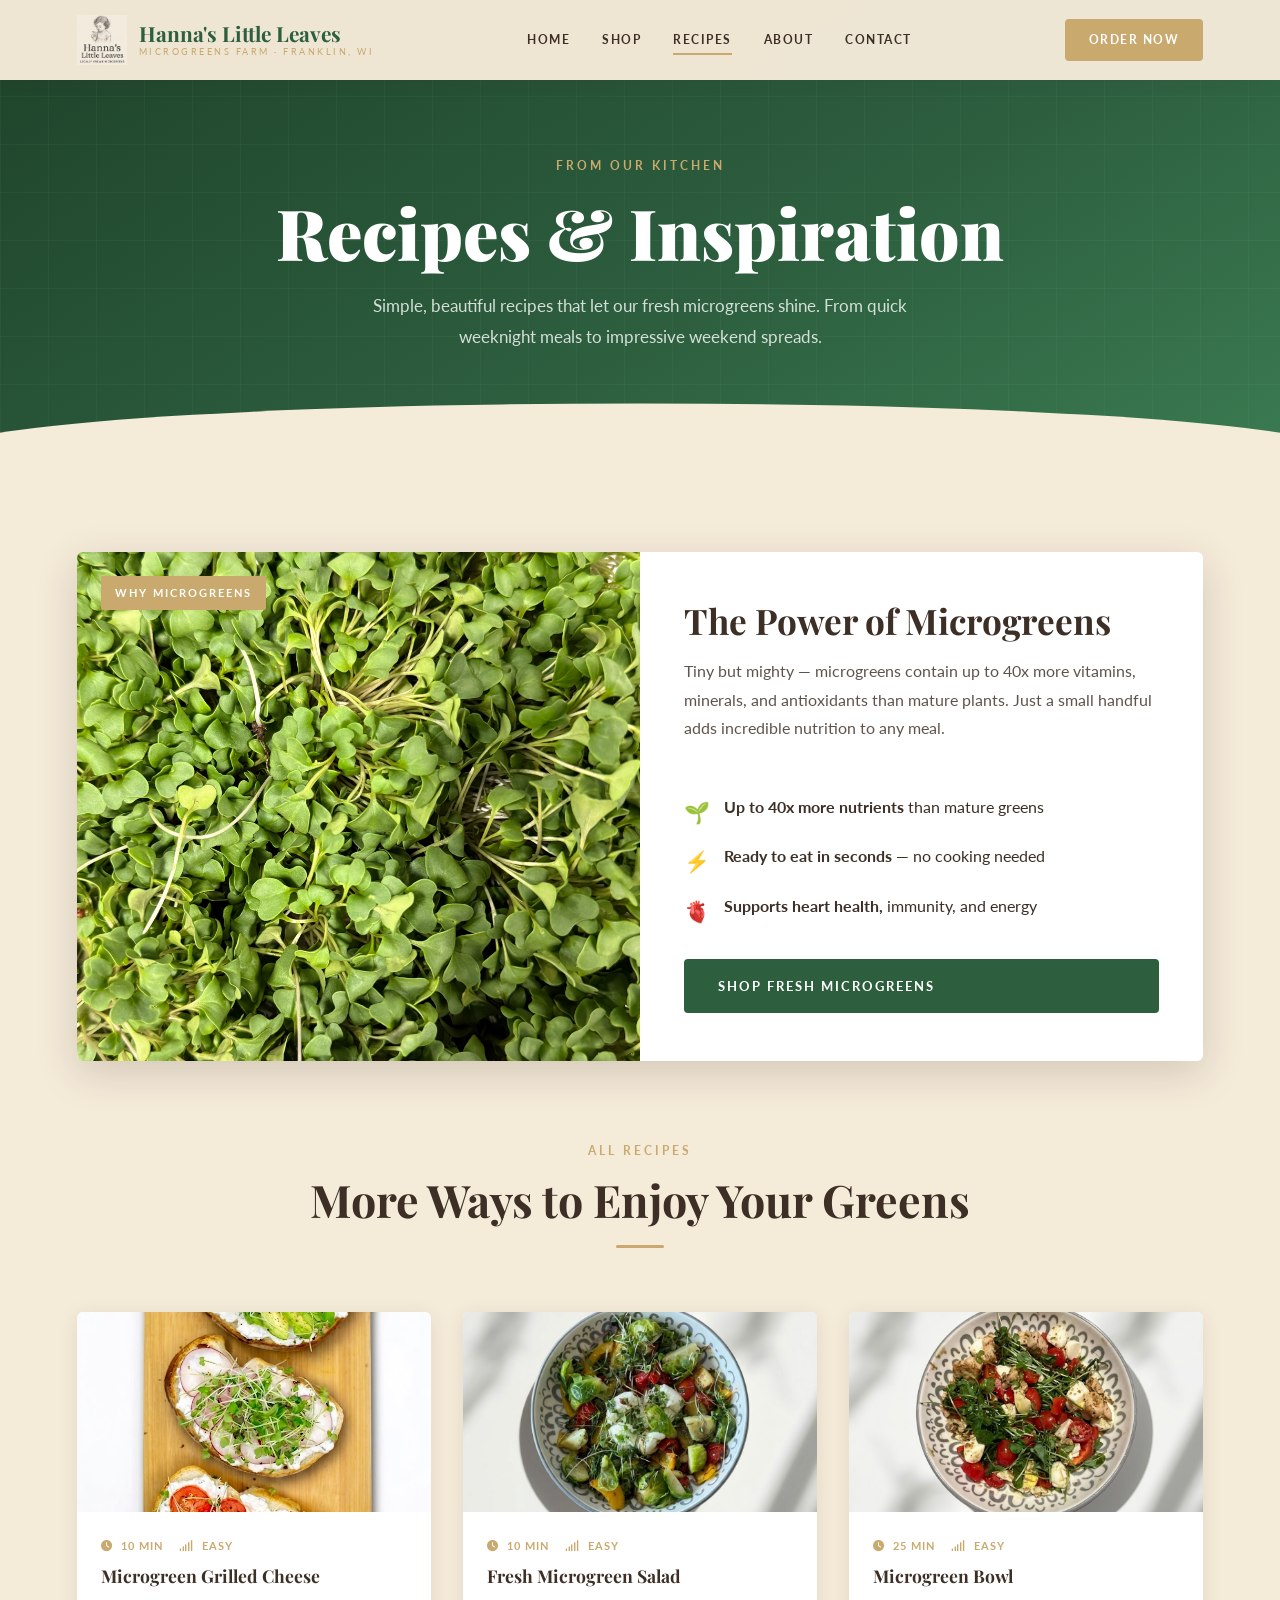
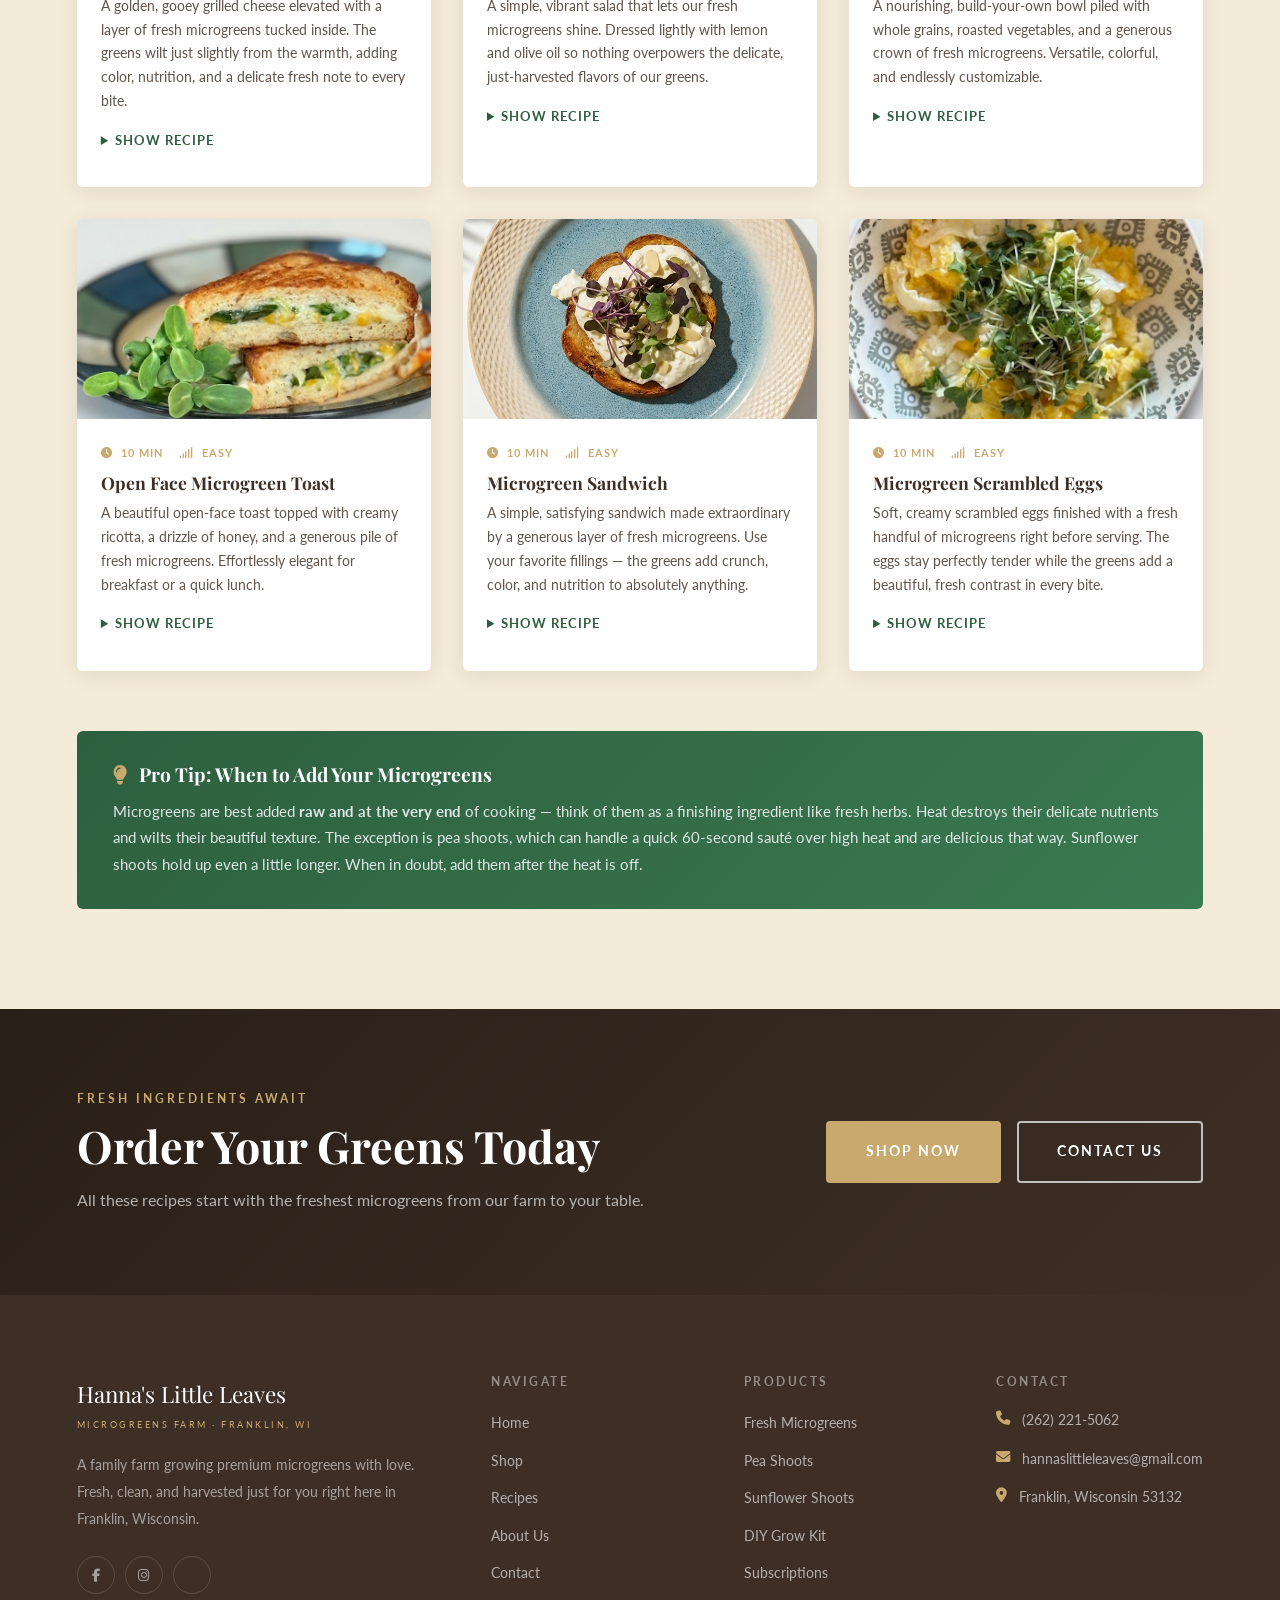
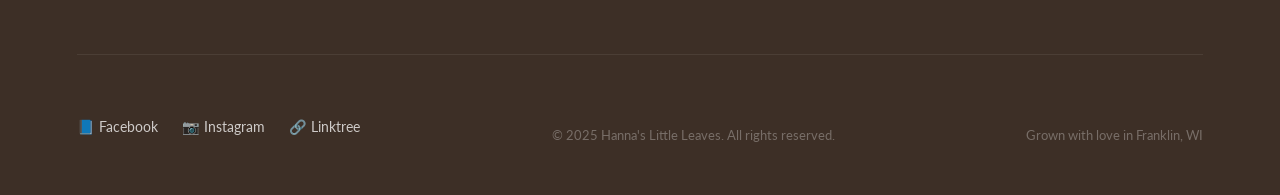
<file: recipes.html>
<!DOCTYPE html>
<html lang="en">
<head>
  <meta charset="UTF-8">
  <meta name="viewport" content="width=device-width, initial-scale=1.0">
  <title>Recipes | Hanna's Little Leaves</title>
  <meta name="description" content="Creative recipes using fresh microgreens, pea shoots, and sunflower shoots from Hanna's Little Leaves farm in Franklin, WI.">
  <link rel="preconnect" href="https://fonts.googleapis.com">
  <link rel="preconnect" href="https://fonts.gstatic.com" crossorigin>
  <link href="https://fonts.googleapis.com/css2?family=Playfair+Display:ital,wght@0,400;0,700;0,900;1,400;1,700&family=Lato:wght@300;400;600;700;900&display=swap" rel="stylesheet">
  <link rel="stylesheet" href="https://cdnjs.cloudflare.com/ajax/libs/font-awesome/6.5.0/css/all.min.css">
  <link rel="stylesheet" href="styles.css">
  <style>
    .featured-recipe {
      display: grid; grid-template-columns: 1fr 1fr;
      background: var(--white); border-radius: 6px;
      overflow: hidden; box-shadow: var(--shadow-lg);
      margin-bottom: 80px;
    }
    .featured-recipe-img {
      min-height: 400px; position: relative; overflow: hidden;
    }
    .featured-recipe-img img {
      width: 100%; height: 100%; object-fit: cover; display: block;
      position: absolute; top: 0; left: 0;
    }
    .featured-badge {
      position: absolute; top: 24px; left: 24px; z-index: 2;
      background: var(--gold); color: var(--white);
      font-size: 0.7rem; letter-spacing: 2px; text-transform: uppercase;
      font-weight: 700; padding: 7px 14px; border-radius: 2px;
    }
    .featured-recipe-body { padding: 48px 44px; display: flex; flex-direction: column; justify-content: center; }
    .featured-recipe-body .recipe-meta { margin-bottom: 12px; }
    .featured-recipe-body h2 { font-size: clamp(1.6rem, 3vw, 2.2rem); margin-bottom: 14px; }
    .featured-recipe-body p { font-size: 1rem; line-height: 1.8; margin-bottom: 24px; }
    .recipe-stats { display: flex; gap: 24px; flex-wrap: wrap; margin-bottom: 28px; }
    .recipe-stat { text-align: center; }
    .recipe-stat .stat-val { font-family: var(--font-serif); font-size: 1.4rem; font-weight: 700; color: var(--green); display: block; }
    .recipe-stat .stat-label { font-size: 0.68rem; letter-spacing: 1.5px; text-transform: uppercase; color: var(--gray); }
    .recipe-divider { width: 1px; background: rgba(61,47,38,0.1); }
    .ingredients-tag { font-size: 0.78rem; letter-spacing: 1px; text-transform: uppercase; font-weight: 700; color: var(--dark); opacity: 0.6; margin-bottom: 10px; display: block; }
    .ingredient-tags { display: flex; flex-wrap: wrap; gap: 8px; margin-bottom: 28px; }
    .ingredient-tag {
      background: var(--bg); padding: 6px 14px; border-radius: 20px;
      font-size: 0.82rem; color: var(--dark); border: 1px solid rgba(61,47,38,0.1);
    }
    .tip-box {
      background: linear-gradient(135deg, var(--green), var(--green-light));
      color: var(--white); padding: 32px 36px; border-radius: 6px; margin-top: 60px;
    }
    .tip-box h3 { color: var(--white); margin-bottom: 12px; font-size: 1.2rem; }
    .tip-box p { color: rgba(255,255,255,0.85); opacity: 1; font-size: 0.95rem; line-height: 1.75; }
    .tip-box i { color: var(--gold); margin-right: 8px; }
    @media (max-width: 768px) {
      .featured-recipe { grid-template-columns: 1fr; }
      .featured-recipe-img { min-height: 240px; }
      .featured-recipe-body { padding: 32px 24px; }
    }
  </style>
</head>
<body>

  <!-- NAVBAR -->
  <nav class="navbar solid" id="navbar">
    <a href="index.html" class="nav-logo">
      <img src="images/LOGO.png" alt="Hanna's Little Leaves" class="nav-logo-img">
      <div class="nav-logo-text">
        <span class="logo-name">Hanna's Little Leaves</span>
        <span class="logo-tagline">Microgreens Farm · Franklin, WI</span>
      </div>
    </a>
    <div class="nav-links">
      <a href="index.html">Home</a>
      <a href="shop.html">Shop</a>
      <a href="recipes.html" class="active">Recipes</a>
      <a href="about.html">About</a>
      <a href="contact.html">Contact</a>
    </div>
    <a href="shop.html" class="nav-btn">Order Now</a>
    <button class="hamburger" id="hamburger" aria-label="Toggle menu">
      <span></span><span></span><span></span>
    </button>
  </nav>
  <div class="mobile-menu" id="mobileMenu">
    <a href="index.html">Home</a>
    <a href="shop.html">Shop</a>
    <a href="recipes.html">Recipes</a>
    <a href="about.html">About</a>
    <a href="contact.html">Contact</a>
    <a href="shop.html" class="mobile-cta">Order Now</a>
  </div>

  <!-- PAGE HEADER -->
  <header class="page-header">
    <span class="ph-label">From Our Kitchen</span>
    <h1>Recipes &amp; Inspiration</h1>
    <p>Simple, beautiful recipes that let our fresh microgreens shine. From quick weeknight meals to impressive weekend spreads.</p>
  </header>

  <!-- MAIN CONTENT -->
  <section class="section" style="background: var(--bg);">
    <div class="container">

      <!-- WHY MICROGREENS -->
      <div class="featured-recipe">
        <div class="featured-recipe-img">
          <span class="featured-badge">Why Microgreens</span>
          <img src="images/greens.JPG" alt="Fresh Microgreens">
        </div>
        <div class="featured-recipe-body">
          <h2>The Power of Microgreens</h2>
          <p>Tiny but mighty — microgreens contain up to 40x more vitamins, minerals, and antioxidants than mature plants. Just a small handful adds incredible nutrition to any meal.</p>
          <ul style="list-style: none; padding: 0; margin: 28px 0 32px; display: flex; flex-direction: column; gap: 16px;">
            <li style="display: flex; align-items: flex-start; gap: 14px; font-size: 0.97rem; line-height: 1.6;">
              <span style="font-size: 1.3rem; flex-shrink: 0;">🌱</span>
              <span><strong>Up to 40x more nutrients</strong> than mature greens</span>
            </li>
            <li style="display: flex; align-items: flex-start; gap: 14px; font-size: 0.97rem; line-height: 1.6;">
              <span style="font-size: 1.3rem; flex-shrink: 0;">⚡</span>
              <span><strong>Ready to eat in seconds</strong> — no cooking needed</span>
            </li>
            <li style="display: flex; align-items: flex-start; gap: 14px; font-size: 0.97rem; line-height: 1.6;">
              <span style="font-size: 1.3rem; flex-shrink: 0;">🫀</span>
              <span><strong>Supports heart health,</strong> immunity, and energy</span>
            </li>
          </ul>
          <a href="shop.html" class="btn btn-primary">Shop Fresh Microgreens</a>
        </div>
      </div>

      <!-- RECIPE GRID -->
      <div class="section-header">
        <span class="label">All Recipes</span>
        <h2>More Ways to Enjoy Your Greens</h2>
        <div class="divider"></div>
      </div>

      <div class="grid-3">

        <div class="recipe-card">
          <div class="recipe-img"><img src="images/Bread.jpg" alt="Microgreen Grilled Cheese"></div>
          <div class="recipe-card-body">
            <div class="recipe-meta">
              <span><i class="fa-solid fa-clock"></i> 10 min</span>
              <span><i class="fa-solid fa-signal"></i> Easy</span>
            </div>
            <h3>Microgreen Grilled Cheese</h3>
            <p>A golden, gooey grilled cheese elevated with a layer of fresh microgreens tucked inside. The greens wilt just slightly from the warmth, adding color, nutrition, and a delicate fresh note to every bite.</p>
            <details>
              <summary style="cursor:pointer; font-size:0.82rem; font-weight:700; color:var(--green); letter-spacing:1px; text-transform:uppercase; margin-bottom:12px;">Show Recipe</summary>
              <div style="margin-top:12px; font-size:0.88rem; line-height:1.8; color:var(--dark); opacity:0.8;">
                <strong>Ingredients:</strong> 2 slices sourdough or country bread, 2 oz sharp cheddar (sliced), 1 large handful microgreens, butter, salt.<br><br>
                <strong>Method:</strong> Butter both sides of bread. Layer cheese on one slice. Cook in a skillet over medium-low heat until golden brown and cheese is melted. Open the sandwich, tuck in fresh microgreens, close, and serve immediately.
              </div>
            </details>
          </div>
        </div>

        <div class="recipe-card">
          <div class="recipe-img"><img src="images/salad.jpg" alt="Fresh Microgreen Salad"></div>
          <div class="recipe-card-body">
            <div class="recipe-meta">
              <span><i class="fa-solid fa-clock"></i> 10 min</span>
              <span><i class="fa-solid fa-signal"></i> Easy</span>
            </div>
            <h3>Fresh Microgreen Salad</h3>
            <p>A simple, vibrant salad that lets our fresh microgreens shine. Dressed lightly with lemon and olive oil so nothing overpowers the delicate, just-harvested flavors of our greens.</p>
            <details>
              <summary style="cursor:pointer; font-size:0.82rem; font-weight:700; color:var(--green); letter-spacing:1px; text-transform:uppercase; margin-bottom:12px;">Show Recipe</summary>
              <div style="margin-top:12px; font-size:0.88rem; line-height:1.8; color:var(--dark); opacity:0.8;">
                <strong>Ingredients:</strong> 2 trays mixed microgreens, cherry tomatoes, cucumber, thinly sliced radish, lemon, extra-virgin olive oil, flaky sea salt, cracked black pepper.<br><br>
                <strong>Method:</strong> Arrange microgreens on a platter or in a wide bowl. Scatter tomatoes, cucumber, and radish on top. Drizzle generously with olive oil and squeeze fresh lemon over everything. Season with flaky salt and cracked pepper. Serve immediately.
              </div>
            </details>
          </div>
        </div>

        <div class="recipe-card">
          <div class="recipe-img"><img src="images/salad-2.jpg" alt="Microgreen Bowl"></div>
          <div class="recipe-card-body">
            <div class="recipe-meta">
              <span><i class="fa-solid fa-clock"></i> 25 min</span>
              <span><i class="fa-solid fa-signal"></i> Easy</span>
            </div>
            <h3>Microgreen Bowl</h3>
            <p>A nourishing, build-your-own bowl piled with whole grains, roasted vegetables, and a generous crown of fresh microgreens. Versatile, colorful, and endlessly customizable.</p>
            <details>
              <summary style="cursor:pointer; font-size:0.82rem; font-weight:700; color:var(--green); letter-spacing:1px; text-transform:uppercase; margin-bottom:12px;">Show Recipe</summary>
              <div style="margin-top:12px; font-size:0.88rem; line-height:1.8; color:var(--dark); opacity:0.8;">
                <strong>Ingredients:</strong> 1 cup cooked farro or brown rice, 1 tray microgreens, roasted chickpeas, sliced avocado, cucumber, tahini dressing, lemon, olive oil.<br><br>
                <strong>Method:</strong> Cook grains. Roast chickpeas at 400°F with olive oil and spices until crispy, about 25 min. Assemble bowls with grains as the base, then microgreens, chickpeas, avocado, and cucumber. Drizzle with tahini dressing and a squeeze of lemon.
              </div>
            </details>
          </div>
        </div>

        <div class="recipe-card">
          <div class="recipe-img"><img src="images/Bread-2.jpg" alt="Open Face Microgreen Toast"></div>
          <div class="recipe-card-body">
            <div class="recipe-meta">
              <span><i class="fa-solid fa-clock"></i> 10 min</span>
              <span><i class="fa-solid fa-signal"></i> Easy</span>
            </div>
            <h3>Open Face Microgreen Toast</h3>
            <p>A beautiful open-face toast topped with creamy ricotta, a drizzle of honey, and a generous pile of fresh microgreens. Effortlessly elegant for breakfast or a quick lunch.</p>
            <details>
              <summary style="cursor:pointer; font-size:0.82rem; font-weight:700; color:var(--green); letter-spacing:1px; text-transform:uppercase; margin-bottom:12px;">Show Recipe</summary>
              <div style="margin-top:12px; font-size:0.88rem; line-height:1.8; color:var(--dark); opacity:0.8;">
                <strong>Ingredients:</strong> 2 slices thick crusty bread, ¼ cup ricotta or goat cheese, 1 tray microgreens, 1 tbsp honey, lemon zest, flaky salt, drizzle of olive oil.<br><br>
                <strong>Method:</strong> Toast bread until golden and crisp. Spread generously with ricotta or goat cheese. Top with a mound of fresh microgreens. Drizzle with honey and olive oil, add a pinch of lemon zest and flaky salt. Serve open-face immediately.
              </div>
            </details>
          </div>
        </div>

        <div class="recipe-card">
          <div class="recipe-img"><img src="images/bread-3.jpg" alt="Microgreen Sandwich"></div>
          <div class="recipe-card-body">
            <div class="recipe-meta">
              <span><i class="fa-solid fa-clock"></i> 10 min</span>
              <span><i class="fa-solid fa-signal"></i> Easy</span>
            </div>
            <h3>Microgreen Sandwich</h3>
            <p>A simple, satisfying sandwich made extraordinary by a generous layer of fresh microgreens. Use your favorite fillings — the greens add crunch, color, and nutrition to absolutely anything.</p>
            <details>
              <summary style="cursor:pointer; font-size:0.82rem; font-weight:700; color:var(--green); letter-spacing:1px; text-transform:uppercase; margin-bottom:12px;">Show Recipe</summary>
              <div style="margin-top:12px; font-size:0.88rem; line-height:1.8; color:var(--dark); opacity:0.8;">
                <strong>Ingredients:</strong> 2 slices bread of your choice, your favorite protein (turkey, tuna, hummus, or cheese), 1 large handful microgreens, tomato, your favorite condiments, salt &amp; pepper.<br><br>
                <strong>Method:</strong> Toast bread if desired. Spread condiments on both slices. Layer your protein and tomato. Add a generous handful of fresh microgreens. Season lightly, close the sandwich, and enjoy immediately for best crunch.
              </div>
            </details>
          </div>
        </div>

        <div class="recipe-card">
          <div class="recipe-img"><img src="images/Scramble-Egg.jpg" alt="Microgreen Scrambled Eggs"></div>
          <div class="recipe-card-body">
            <div class="recipe-meta">
              <span><i class="fa-solid fa-clock"></i> 10 min</span>
              <span><i class="fa-solid fa-signal"></i> Easy</span>
            </div>
            <h3>Microgreen Scrambled Eggs</h3>
            <p>Soft, creamy scrambled eggs finished with a fresh handful of microgreens right before serving. The eggs stay perfectly tender while the greens add a beautiful, fresh contrast in every bite.</p>
            <details>
              <summary style="cursor:pointer; font-size:0.82rem; font-weight:700; color:var(--green); letter-spacing:1px; text-transform:uppercase; margin-bottom:12px;">Show Recipe</summary>
              <div style="margin-top:12px; font-size:0.88rem; line-height:1.8; color:var(--dark); opacity:0.8;">
                <strong>Ingredients:</strong> 3–4 eggs, 1 tbsp butter, 2 tbsp cream or milk, 1 large handful microgreens, salt &amp; pepper, fresh chives (optional).<br><br>
                <strong>Method:</strong> Whisk eggs with cream, salt, and pepper. Melt butter in a non-stick pan over low heat. Add eggs and stir slowly and continuously until just barely set and still glossy. Remove from heat immediately. Top with fresh microgreens and chives. Serve right away.
              </div>
            </details>
          </div>
        </div>

      </div>

      <!-- TIP BOX -->
      <div class="tip-box">
        <h3><i class="fa-solid fa-lightbulb"></i> Pro Tip: When to Add Your Microgreens</h3>
        <p>Microgreens are best added <strong>raw and at the very end</strong> of cooking — think of them as a finishing ingredient like fresh herbs. Heat destroys their delicate nutrients and wilts their beautiful texture. The exception is pea shoots, which can handle a quick 60-second sauté over high heat and are delicious that way. Sunflower shoots hold up even a little longer. When in doubt, add them after the heat is off.</p>
      </div>

    </div>
  </section>

  <!-- CTA -->
  <section class="cta-banner">
    <div class="cta-inner">
      <div class="cta-text">
        <span class="label">Fresh Ingredients Await</span>
        <h2>Order Your Greens Today</h2>
        <p>All these recipes start with the freshest microgreens from our farm to your table.</p>
      </div>
      <div class="cta-actions">
        <a href="shop.html" class="btn btn-gold btn-lg">Shop Now</a>
        <a href="contact.html" class="btn btn-outline-white btn-lg">Contact Us</a>
      </div>
    </div>
  </section>

  <!-- FOOTER -->
  <footer class="footer">
    <div class="footer-grid">
      <div class="footer-brand">
        <span class="logo-name">Hanna's Little Leaves</span>
        <span class="logo-tagline">Microgreens Farm · Franklin, WI</span>
        <p>A family farm growing premium microgreens with love. Fresh, clean, and harvested just for you right here in Franklin, Wisconsin.</p>
        <div class="social-links">
          <a href="https://www.facebook.com/hannalittleleaves/" target="_blank" rel="noopener" class="social-link" aria-label="Facebook"><i class="fab fa-facebook-f"></i></a>
          <a href="https://www.instagram.com/hannaslittleleaves" target="_blank" rel="noopener" class="social-link" aria-label="Instagram"><i class="fab fa-instagram"></i></a>
          <a href="https://linktr.ee/hannaslittleleaves" target="_blank" rel="noopener" class="social-link" aria-label="Linktree"><i class="fa-brands fa-linktree"></i></a>
        </div>
      </div>
      <div>
        <h4>Navigate</h4>
        <ul class="footer-links">
          <li><a href="index.html">Home</a></li>
          <li><a href="shop.html">Shop</a></li>
          <li><a href="recipes.html">Recipes</a></li>
          <li><a href="about.html">About Us</a></li>
          <li><a href="contact.html">Contact</a></li>
        </ul>
      </div>
      <div>
        <h4>Products</h4>
        <ul class="footer-links">
          <li><a href="shop.html">Fresh Microgreens</a></li>
          <li><a href="shop.html">Pea Shoots</a></li>
          <li><a href="shop.html">Sunflower Shoots</a></li>
          <li><a href="shop.html">DIY Grow Kit</a></li>
          <li><a href="shop.html">Subscriptions</a></li>
        </ul>
      </div>
      <div>
        <h4>Contact</h4>
        <div class="footer-contact-item">
          <i class="fas fa-phone"></i>
          <span><a href="tel:2622215062" style="color:inherit;">(262) 221-5062</a></span>
        </div>
        <div class="footer-contact-item">
          <i class="fas fa-envelope"></i>
          <span><a href="mailto:hannaslittleleaves@gmail.com" style="color:inherit;">hannaslittleleaves@gmail.com</a></span>
        </div>
        <div class="footer-contact-item">
          <i class="fas fa-location-dot"></i>
          <span>Franklin, Wisconsin 53132</span>
        </div>
      </div>
    </div>
    <div class="footer-bottom">
      <div style="display:flex; gap:24px; justify-content:center; flex-wrap:wrap; margin-bottom:16px;">
        <a href="https://www.facebook.com/hannalittleleaves/" target="_blank" rel="noopener" style="text-decoration:none; font-size:0.88rem; color:rgba(255,255,255,0.75);">📘 Facebook</a>
        <a href="https://www.instagram.com/hannaslittleleaves" target="_blank" rel="noopener" style="text-decoration:none; font-size:0.88rem; color:rgba(255,255,255,0.75);">📷 Instagram</a>
        <a href="https://linktr.ee/hannaslittleleaves" target="_blank" rel="noopener" style="text-decoration:none; font-size:0.88rem; color:rgba(255,255,255,0.75);">🔗 Linktree</a>
      </div>
      <p>&copy; 2025 Hanna's Little Leaves. All rights reserved.</p>
      <p>Grown with love in Franklin, WI</p>
    </div>
  </footer>

  <script>
    const hamburger = document.getElementById('hamburger');
    const mobileMenu = document.getElementById('mobileMenu');
    hamburger.addEventListener('click', () => {
      hamburger.classList.toggle('open');
      mobileMenu.classList.toggle('open');
    });
    mobileMenu.querySelectorAll('a').forEach(link => {
      link.addEventListener('click', () => {
        hamburger.classList.remove('open');
        mobileMenu.classList.remove('open');
      });
    });
  </script>
</body>
</html>
</file>
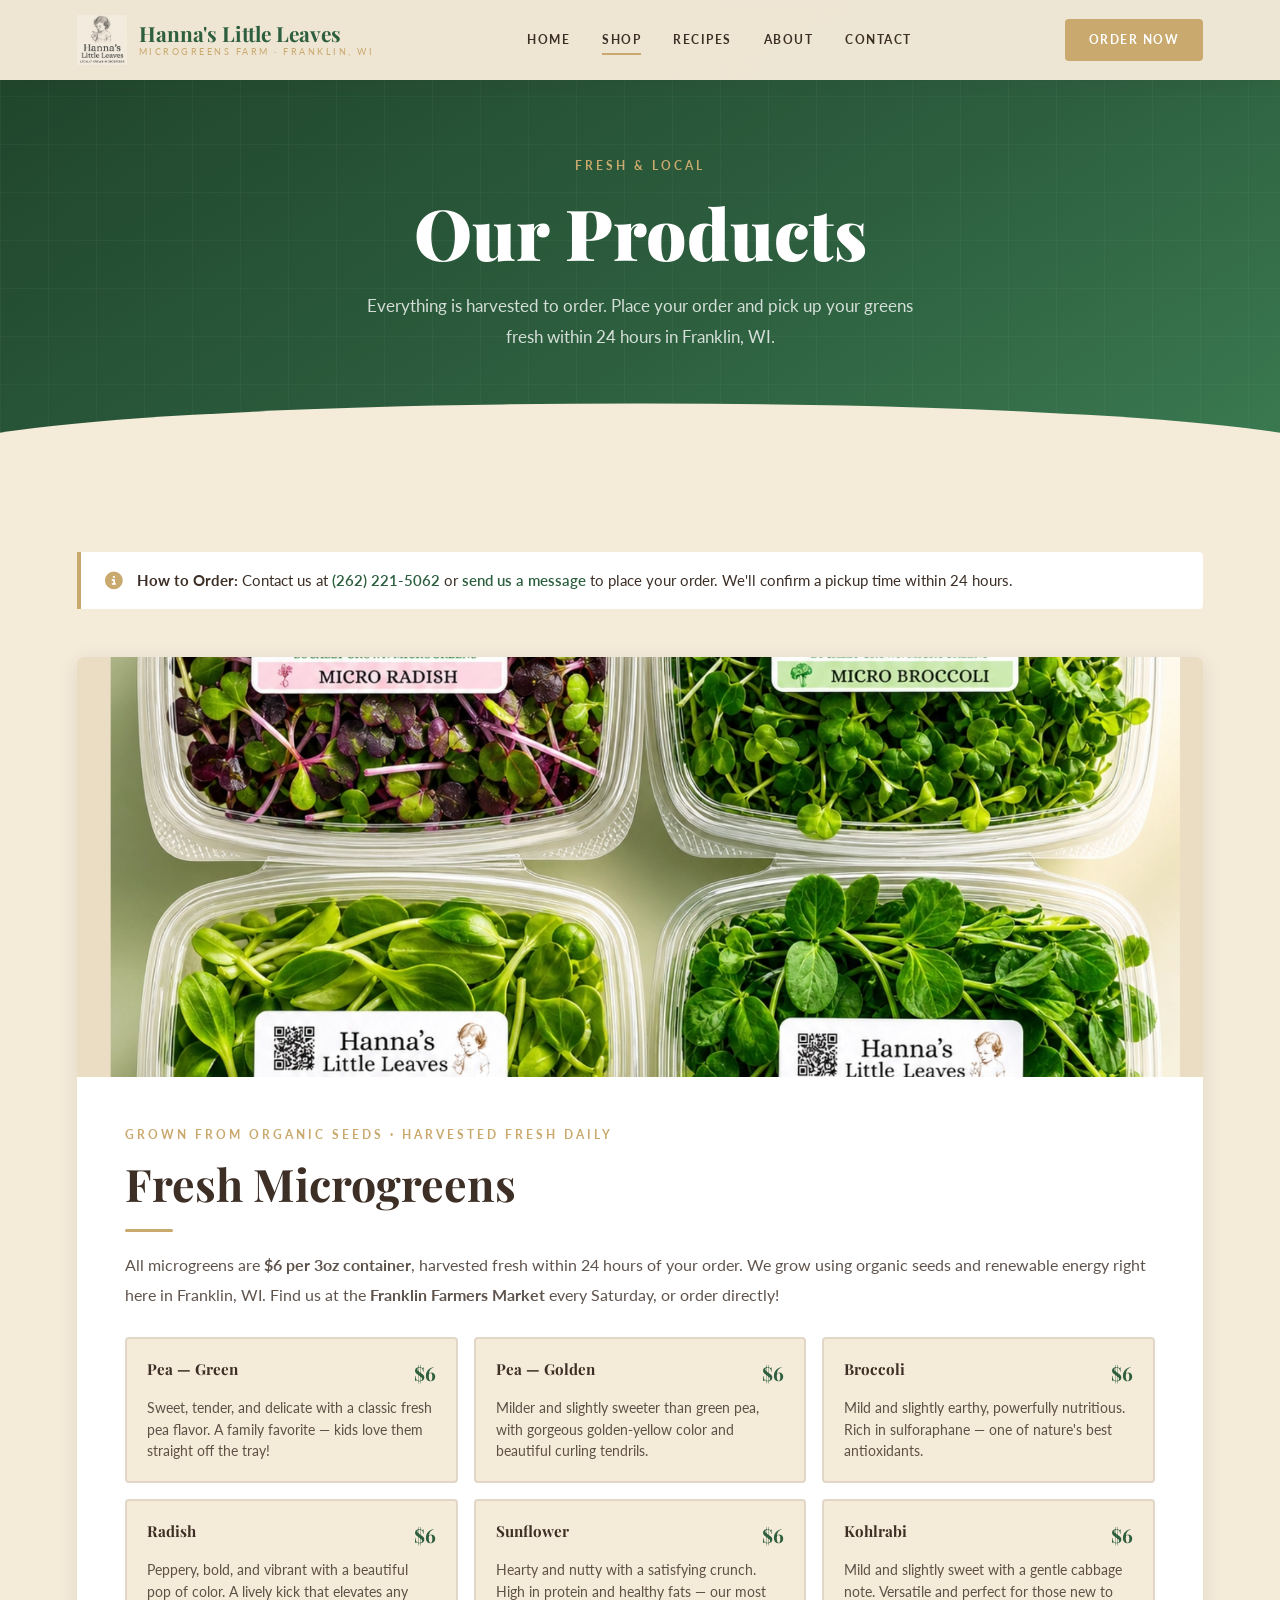
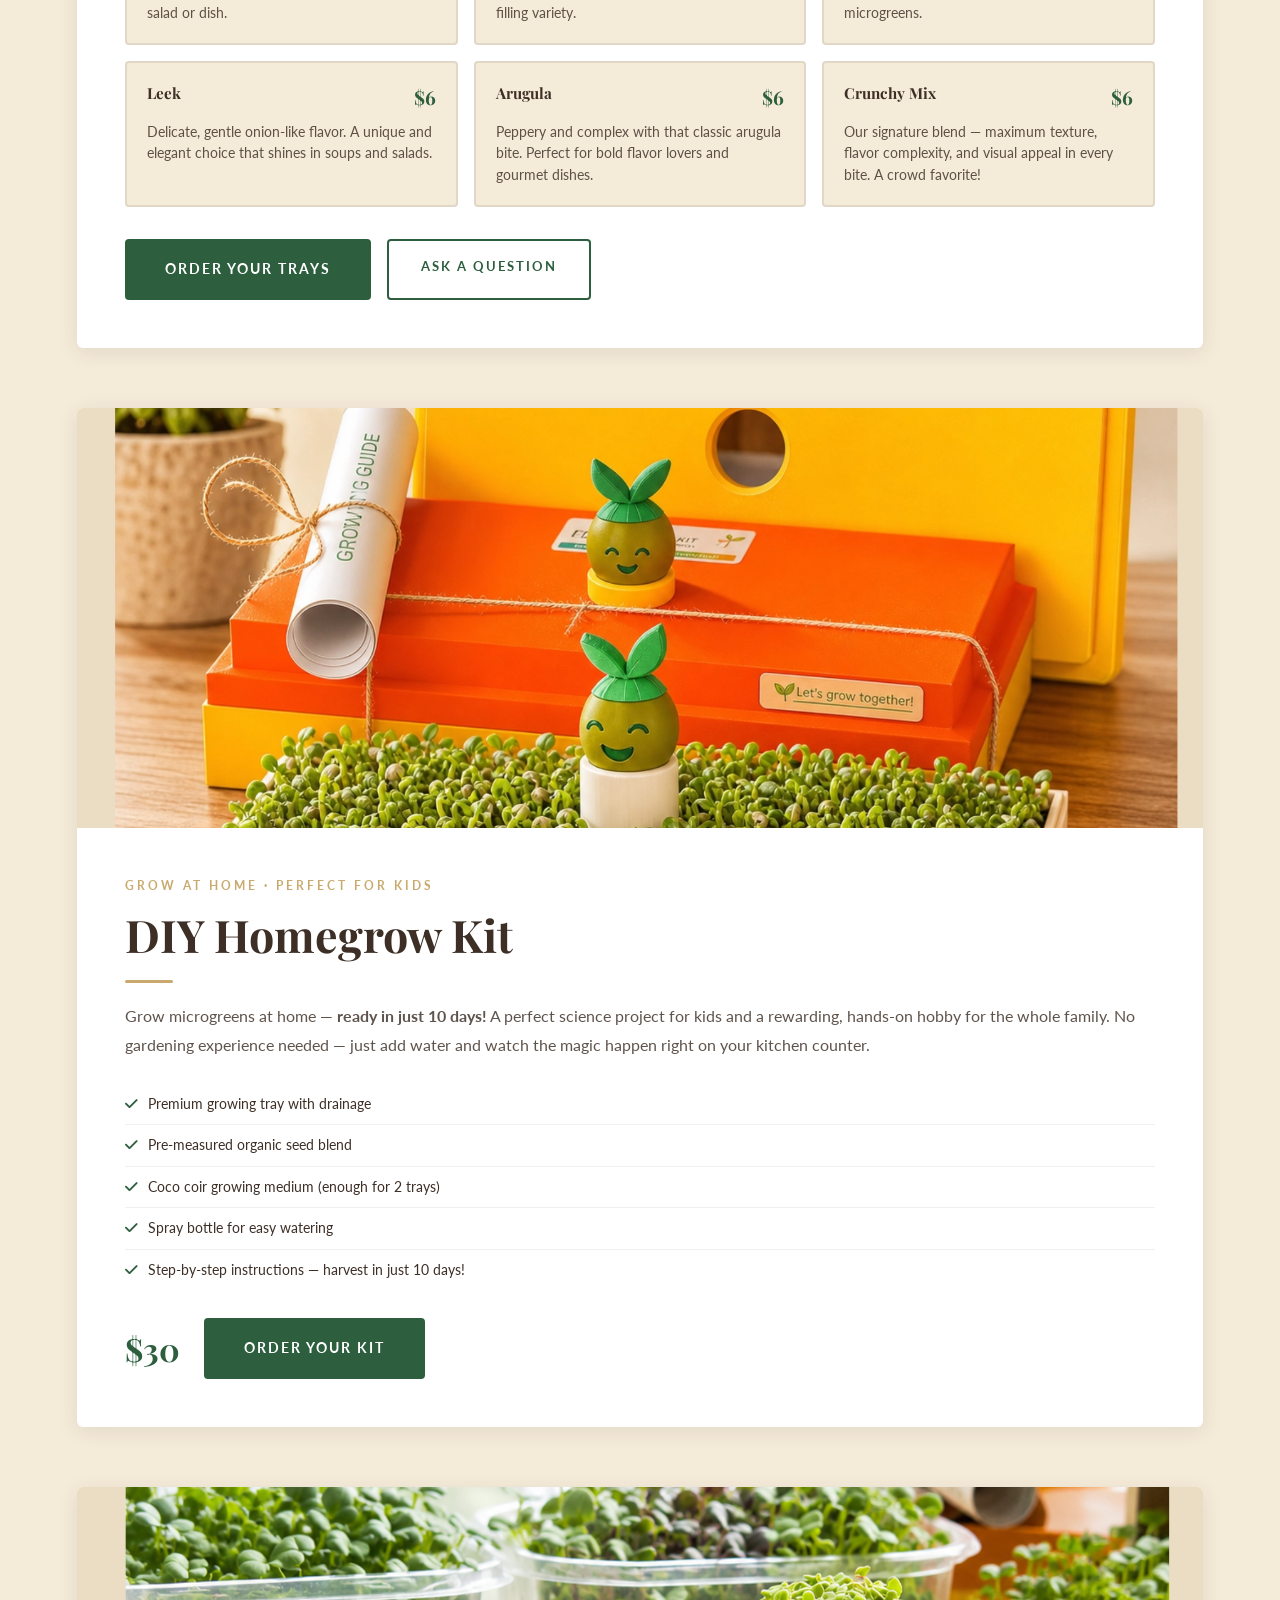
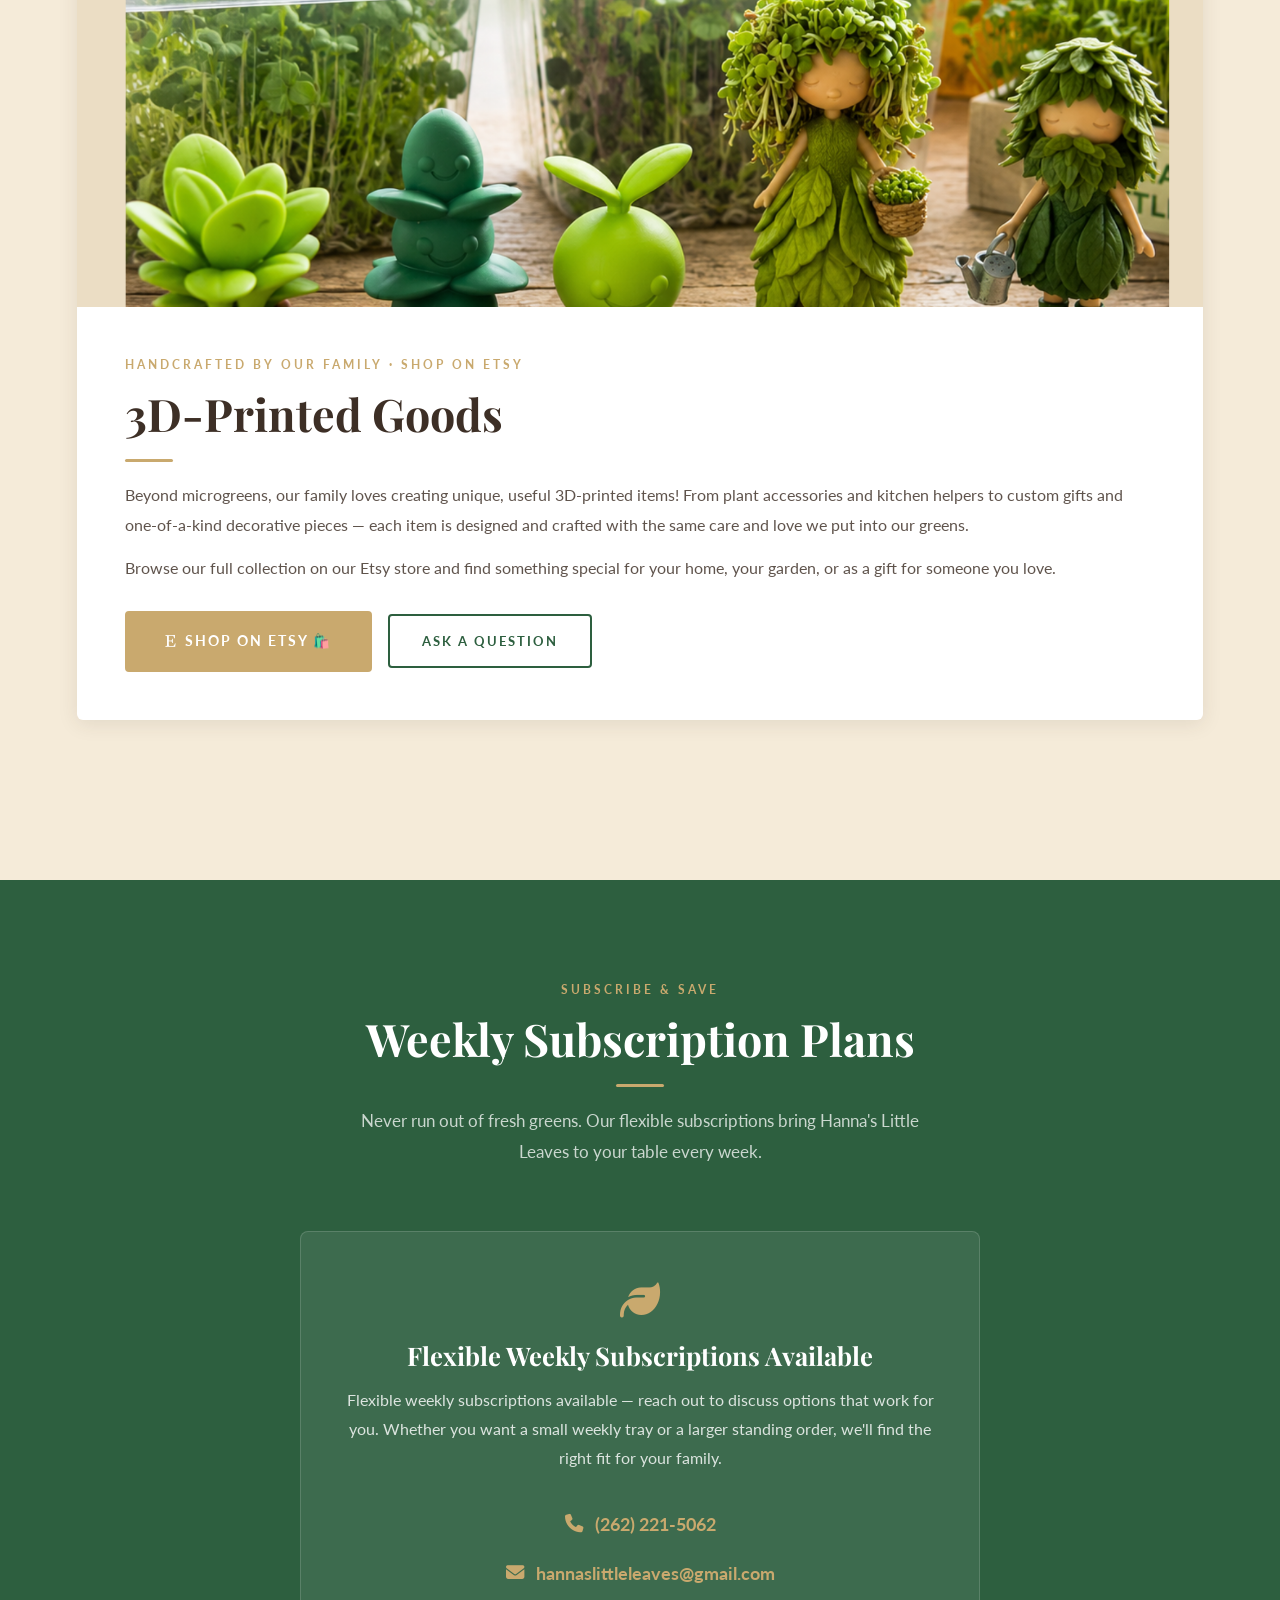
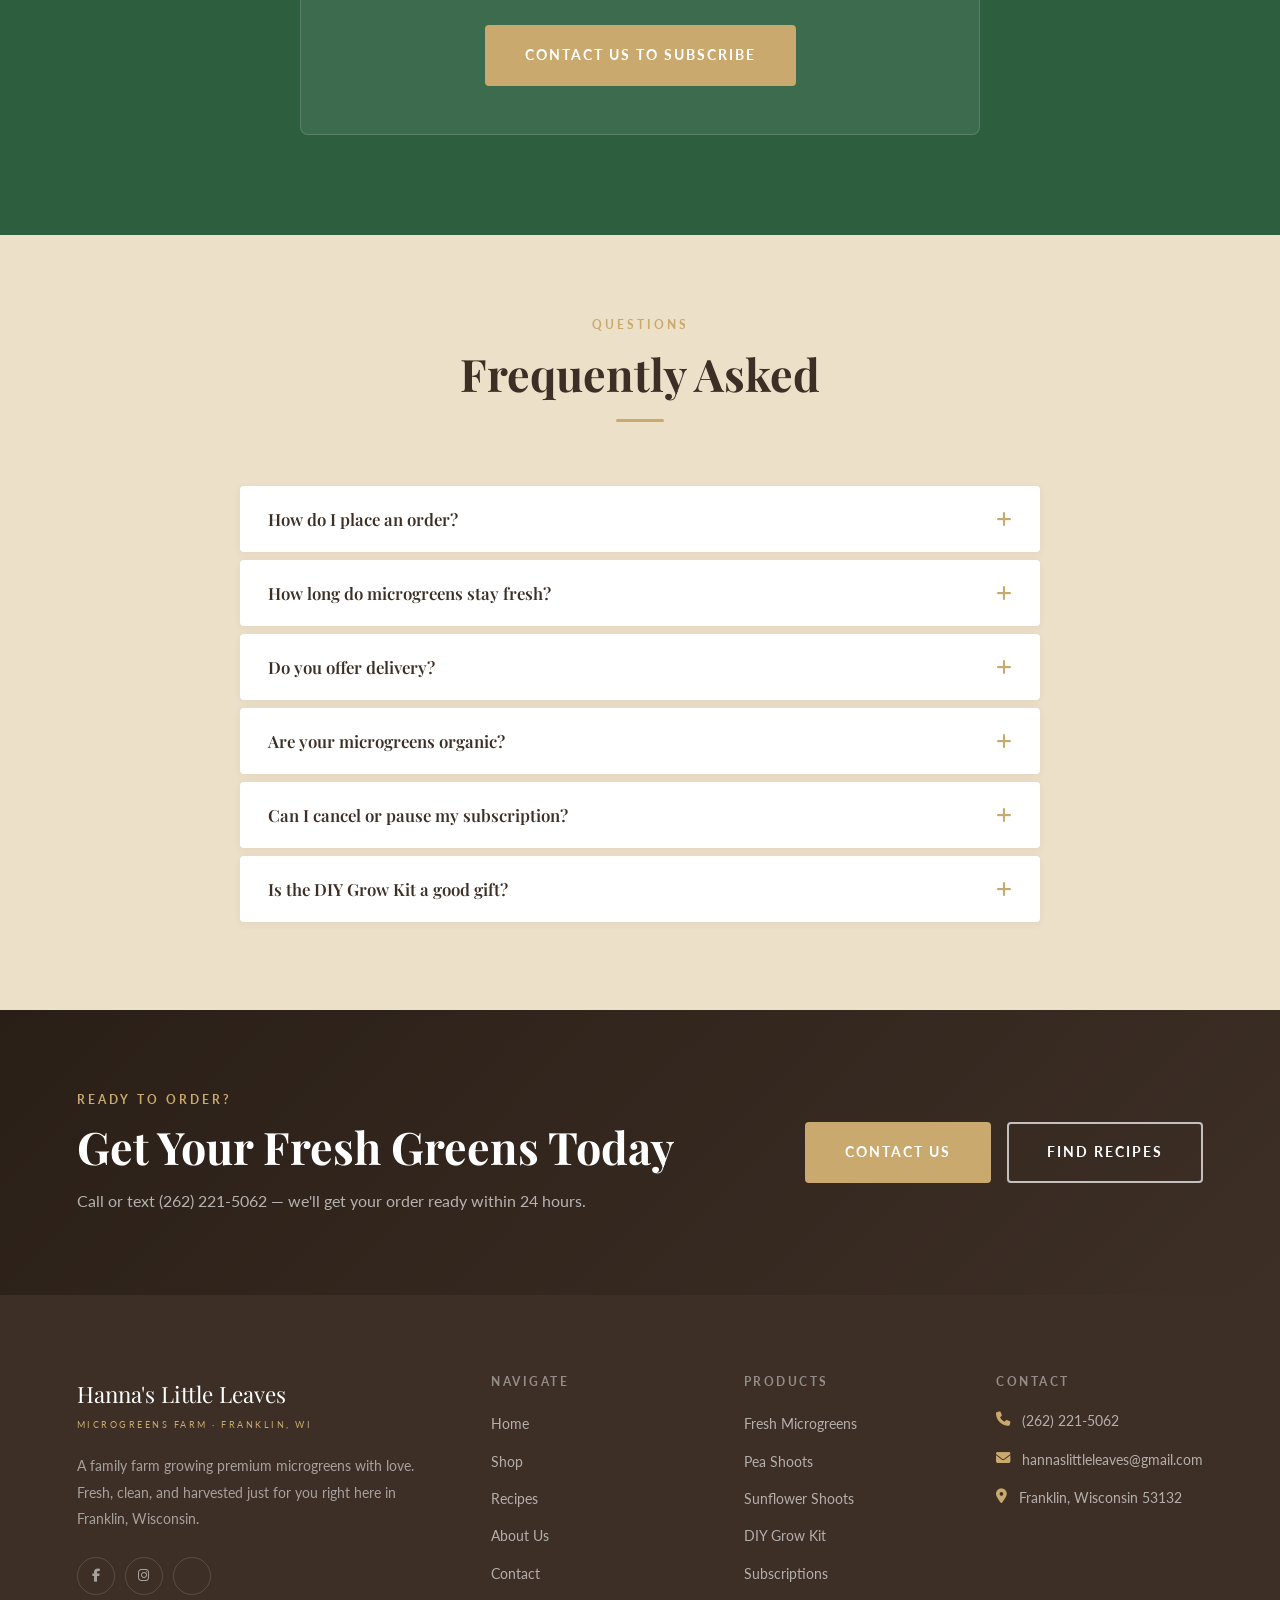
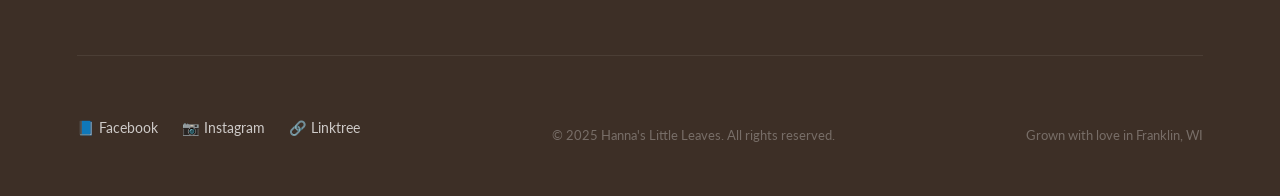
<file: shop.html>
<!DOCTYPE html>
<html lang="en">
<head>
  <meta charset="UTF-8">
  <meta name="viewport" content="width=device-width, initial-scale=1.0">
  <title>Shop | Hanna's Little Leaves</title>
  <meta name="description" content="Order fresh microgreens, pea shoots, sunflower shoots, and DIY grow kits from Hanna's Little Leaves in Franklin, WI. Subscribe for weekly delivery.">
  <link rel="preconnect" href="https://fonts.googleapis.com">
  <link rel="preconnect" href="https://fonts.gstatic.com" crossorigin>
  <link href="https://fonts.googleapis.com/css2?family=Playfair+Display:ital,wght@0,400;0,700;0,900;1,400;1,700&family=Lato:wght@300;400;600;700;900&display=swap" rel="stylesheet">
  <link rel="stylesheet" href="https://cdnjs.cloudflare.com/ajax/libs/font-awesome/6.5.0/css/all.min.css">
  <link rel="stylesheet" href="styles.css">
  <style>
    .shop-note {
      background: var(--white);
      border-left: 4px solid var(--gold);
      padding: 16px 24px;
      border-radius: 0 4px 4px 0;
      margin-bottom: 48px;
      display: flex;
      align-items: center;
      gap: 14px;
      font-size: 0.92rem;
    }
    .shop-note i { color: var(--gold); font-size: 1.1rem; flex-shrink: 0; }
    .qty-control { display: flex; align-items: center; gap: 10px; }
    .qty-btn {
      width: 32px; height: 32px; border-radius: 50%;
      border: 2px solid var(--green); color: var(--green);
      display: flex; align-items: center; justify-content: center;
      font-size: 1rem; cursor: pointer; background: none; transition: var(--transition);
    }
    .qty-btn:hover { background: var(--green); color: var(--white); }
    .qty-num { font-family: var(--font-serif); font-size: 1.1rem; font-weight: 700; min-width: 20px; text-align: center; }
    .add-to-cart {
      background: var(--green); color: var(--white);
      padding: 11px 20px; border-radius: var(--radius);
      font-size: 0.78rem; font-weight: 700; letter-spacing: 1.5px;
      text-transform: uppercase; border: none; cursor: pointer; transition: var(--transition);
    }
    .add-to-cart:hover { background: var(--green-dark); transform: translateY(-2px); }
    .kit-card {
      background: var(--white);
      border-radius: 6px; overflow: hidden; box-shadow: var(--shadow);
      display: grid; grid-template-columns: 1fr 1fr;
      transition: var(--transition);
    }
    .kit-card:hover { box-shadow: var(--shadow-lg); }
    .kit-img {
      background: linear-gradient(135deg, #3D2F26 0%, #6b4c35 100%);
      display: flex; align-items: center; justify-content: center;
      font-size: 6rem; min-height: 320px;
      position: relative;
    }
    .kit-img::after {
      content: ''; position: absolute; inset: 0;
      background: radial-gradient(circle at 30% 30%, rgba(255,255,255,0.1) 0%, transparent 70%);
    }
    .kit-body { padding: 48px 40px; }
    .kit-body .label { margin-bottom: 8px; }
    .kit-body h3 { font-size: 2rem; margin-bottom: 12px; }
    .kit-body p { margin-bottom: 20px; }
    .kit-includes { margin-bottom: 28px; }
    .kit-includes h4 { font-size: 0.78rem; letter-spacing: 2px; text-transform: uppercase; color: var(--gray); margin-bottom: 12px; font-family: var(--font-sans); }
    .kit-include-item { display: flex; align-items: center; gap: 10px; padding: 5px 0; font-size: 0.92rem; }
    .kit-include-item i { color: var(--green); font-size: 0.85rem; }
    .kit-footer { display: flex; align-items: center; gap: 20px; }
    .kit-price { font-family: var(--font-serif); font-size: 2.2rem; color: var(--green); font-weight: 700; }
    .sub-section { background: var(--green); padding: 100px 6%; }
    .sub-section .section-header .label { color: var(--gold); }
    .sub-section .section-header h2 { color: var(--white); }
    .sub-section .divider { background: var(--gold); }
    .sub-section .section-header p { color: rgba(255,255,255,0.75); opacity: 1; }
    .faq-section { background: var(--bg-alt); padding: 80px 6%; }
    .faq-item {
      background: var(--white); border-radius: 4px; margin-bottom: 8px;
      box-shadow: 0 2px 8px rgba(61,47,38,0.06); overflow: hidden;
    }
    .faq-question {
      width: 100%; text-align: left; padding: 22px 28px;
      display: flex; justify-content: space-between; align-items: center;
      font-family: var(--font-serif); font-size: 1.05rem; font-weight: 600;
      color: var(--dark); background: none; border: none; cursor: pointer;
      transition: var(--transition);
    }
    .faq-question:hover { color: var(--green); }
    .faq-question i { color: var(--gold); transition: transform 0.3s ease; flex-shrink: 0; }
    .faq-question.open i { transform: rotate(45deg); }
    .faq-answer { display: none; padding: 0 28px 22px; font-size: 0.95rem; line-height: 1.8; color: var(--dark); opacity: 0.8; }
    .faq-answer.open { display: block; }
    @media (max-width: 768px) {
      .kit-card { grid-template-columns: 1fr; }
      .kit-img { min-height: 200px; }
      .kit-body { padding: 32px 24px; }
      .kit-body h3 { font-size: 1.5rem; }
    }
  </style>
</head>
<body>

  <!-- NAVBAR -->
  <nav class="navbar solid" id="navbar">
    <a href="index.html" class="nav-logo">
      <img src="images/LOGO.png" alt="Hanna's Little Leaves" class="nav-logo-img">
      <div class="nav-logo-text">
        <span class="logo-name">Hanna's Little Leaves</span>
        <span class="logo-tagline">Microgreens Farm · Franklin, WI</span>
      </div>
    </a>
    <div class="nav-links">
      <a href="index.html">Home</a>
      <a href="shop.html" class="active">Shop</a>
      <a href="recipes.html">Recipes</a>
      <a href="about.html">About</a>
      <a href="contact.html">Contact</a>
    </div>
    <a href="shop.html" class="nav-btn">Order Now</a>
    <button class="hamburger" id="hamburger" aria-label="Toggle menu">
      <span></span><span></span><span></span>
    </button>
  </nav>
  <div class="mobile-menu" id="mobileMenu">
    <a href="index.html">Home</a>
    <a href="shop.html">Shop</a>
    <a href="recipes.html">Recipes</a>
    <a href="about.html">About</a>
    <a href="contact.html">Contact</a>
    <a href="shop.html" class="mobile-cta">Order Now</a>
  </div>

  <!-- PAGE HEADER -->
  <header class="page-header">
    <span class="ph-label">Fresh &amp; Local</span>
    <h1>Our Products</h1>
    <p>Everything is harvested to order. Place your order and pick up your greens fresh within 24 hours in Franklin, WI.</p>
  </header>

  <!-- PRODUCTS SECTION -->
  <section class="section" style="background: var(--bg);">
    <div class="container">

      <div class="shop-note">
        <i class="fa-solid fa-circle-info"></i>
        <span><strong>How to Order:</strong> Contact us at <a href="tel:2622215062" style="color: var(--green); font-weight: 600;">(262) 221-5062</a> or <a href="contact.html" style="color: var(--green); font-weight: 600;">send us a message</a> to place your order. We'll confirm a pickup time within 24 hours.</span>
      </div>

      <!-- FRESH MICROGREENS -->
      <div class="product-section-card">
        <img src="images/Microgreens.png" alt="Fresh Microgreens" class="product-section-img">
        <div class="product-section-body">
          <span class="label">Grown from Organic Seeds · Harvested Fresh Daily</span>
          <h2>Fresh Microgreens</h2>
          <div class="divider divider-left"></div>
          <p>All microgreens are <strong>$6 per 3oz container</strong>, harvested fresh within 24 hours of your order. We grow using organic seeds and renewable energy right here in Franklin, WI. Find us at the <strong>Franklin Farmers Market</strong> every Saturday, or order directly!</p>
          <div class="variety-grid">
            <div class="variety-card">
              <div class="variety-header">
                <span class="variety-name">Pea — Green</span>
                <span class="variety-price">$6</span>
              </div>
              <p>Sweet, tender, and delicate with a classic fresh pea flavor. A family favorite — kids love them straight off the tray!</p>
            </div>
            <div class="variety-card">
              <div class="variety-header">
                <span class="variety-name">Pea — Golden</span>
                <span class="variety-price">$6</span>
              </div>
              <p>Milder and slightly sweeter than green pea, with gorgeous golden-yellow color and beautiful curling tendrils.</p>
            </div>
            <div class="variety-card">
              <div class="variety-header">
                <span class="variety-name">Broccoli</span>
                <span class="variety-price">$6</span>
              </div>
              <p>Mild and slightly earthy, powerfully nutritious. Rich in sulforaphane — one of nature's best antioxidants.</p>
            </div>
            <div class="variety-card">
              <div class="variety-header">
                <span class="variety-name">Radish</span>
                <span class="variety-price">$6</span>
              </div>
              <p>Peppery, bold, and vibrant with a beautiful pop of color. A lively kick that elevates any salad or dish.</p>
            </div>
            <div class="variety-card">
              <div class="variety-header">
                <span class="variety-name">Sunflower</span>
                <span class="variety-price">$6</span>
              </div>
              <p>Hearty and nutty with a satisfying crunch. High in protein and healthy fats — our most filling variety.</p>
            </div>
            <div class="variety-card">
              <div class="variety-header">
                <span class="variety-name">Kohlrabi</span>
                <span class="variety-price">$6</span>
              </div>
              <p>Mild and slightly sweet with a gentle cabbage note. Versatile and perfect for those new to microgreens.</p>
            </div>
            <div class="variety-card">
              <div class="variety-header">
                <span class="variety-name">Leek</span>
                <span class="variety-price">$6</span>
              </div>
              <p>Delicate, gentle onion-like flavor. A unique and elegant choice that shines in soups and salads.</p>
            </div>
            <div class="variety-card">
              <div class="variety-header">
                <span class="variety-name">Arugula</span>
                <span class="variety-price">$6</span>
              </div>
              <p>Peppery and complex with that classic arugula bite. Perfect for bold flavor lovers and gourmet dishes.</p>
            </div>
            <div class="variety-card">
              <div class="variety-header">
                <span class="variety-name">Crunchy Mix</span>
                <span class="variety-price">$6</span>
              </div>
              <p>Our signature blend — maximum texture, flavor complexity, and visual appeal in every bite. A crowd favorite!</p>
            </div>
          </div>
          <div style="margin-top: 32px; display:flex; gap: 16px; flex-wrap: wrap;">
            <a href="contact.html" class="btn btn-primary btn-lg">Order Your Trays</a>
            <a href="contact.html" class="btn btn-outline-green">Ask a Question</a>
          </div>
        </div>
      </div>

      <!-- DIY HOMEGROW KIT -->
      <div class="product-section-card">
        <img src="images/grow-kit.png" alt="DIY Homegrow Kit" class="product-section-img">
        <div class="product-section-body">
          <span class="label">Grow at Home · Perfect for Kids</span>
          <h2>DIY Homegrow Kit</h2>
          <div class="divider divider-left"></div>
          <p>Grow microgreens at home — <strong>ready in just 10 days!</strong> A perfect science project for kids and a rewarding, hands-on hobby for the whole family. No gardening experience needed — just add water and watch the magic happen right on your kitchen counter.</p>
          <div style="margin: 24px 0 28px;">
            <div style="display:flex;gap:10px;align-items:center;padding:8px 0;font-size:0.9rem;border-bottom:1px solid rgba(61,47,38,0.07);"><i class="fa-solid fa-check" style="color:var(--green);flex-shrink:0;"></i> Premium growing tray with drainage</div>
            <div style="display:flex;gap:10px;align-items:center;padding:8px 0;font-size:0.9rem;border-bottom:1px solid rgba(61,47,38,0.07);"><i class="fa-solid fa-check" style="color:var(--green);flex-shrink:0;"></i> Pre-measured organic seed blend</div>
            <div style="display:flex;gap:10px;align-items:center;padding:8px 0;font-size:0.9rem;border-bottom:1px solid rgba(61,47,38,0.07);"><i class="fa-solid fa-check" style="color:var(--green);flex-shrink:0;"></i> Coco coir growing medium (enough for 2 trays)</div>
            <div style="display:flex;gap:10px;align-items:center;padding:8px 0;font-size:0.9rem;border-bottom:1px solid rgba(61,47,38,0.07);"><i class="fa-solid fa-check" style="color:var(--green);flex-shrink:0;"></i> Spray bottle for easy watering</div>
            <div style="display:flex;gap:10px;align-items:center;padding:8px 0;font-size:0.9rem;"><i class="fa-solid fa-check" style="color:var(--green);flex-shrink:0;"></i> Step-by-step instructions — harvest in just 10 days!</div>
          </div>
          <div style="display:flex;align-items:center;gap:24px;flex-wrap:wrap;">
            <div class="price" style="font-size:2rem;">$30</div>
            <a href="contact.html" class="btn btn-primary btn-lg">Order Your Kit</a>
          </div>
        </div>
      </div>

      <!-- 3D-PRINTED GOODS -->
      <div class="product-section-card">
        <img src="images/Garden-Companions.png" alt="3D-Printed Goods by Hanna's Little Leaves" class="product-section-img">
        <div class="product-section-body">
          <span class="label">Handcrafted by Our Family · Shop on Etsy</span>
          <h2>3D-Printed Goods</h2>
          <div class="divider divider-left"></div>
          <p>Beyond microgreens, our family loves creating unique, useful 3D-printed items! From plant accessories and kitchen helpers to custom gifts and one-of-a-kind decorative pieces — each item is designed and crafted with the same care and love we put into our greens.</p>
          <p style="margin-top: 14px;">Browse our full collection on our Etsy store and find something special for your home, your garden, or as a gift for someone you love.</p>
          <div style="margin-top: 28px; display:flex; align-items:center; gap:16px; flex-wrap:wrap;">
            <a href="https://www.etsy.com/shop/3DPrintsByHanna" target="_blank" rel="noopener" class="btn btn-gold btn-lg">
              <i class="fa-brands fa-etsy" style="margin-right: 8px;"></i>Shop on Etsy 🛍️
            </a>
            <a href="contact.html" class="btn btn-outline-green">Ask a Question</a>
          </div>
        </div>
      </div>

    </div>
  </section>

  <!-- SUBSCRIPTION PLANS -->
  <section class="sub-section">
    <div class="container">
      <div class="section-header">
        <span class="label">Subscribe &amp; Save</span>
        <h2>Weekly Subscription Plans</h2>
        <div class="divider"></div>
        <p>Never run out of fresh greens. Our flexible subscriptions bring Hanna's Little Leaves to your table every week.</p>
      </div>
      <div style="max-width: 680px; margin: 0 auto; text-align: center; background: rgba(255,255,255,0.08); border-radius: 8px; padding: 48px 40px; border: 1px solid rgba(255,255,255,0.15);">
        <i class="fa-solid fa-leaf" style="font-size: 2.5rem; color: var(--gold); margin-bottom: 20px; display: block;"></i>
        <h3 style="color: var(--white); font-size: 1.6rem; margin-bottom: 16px;">Flexible Weekly Subscriptions Available</h3>
        <p style="color: rgba(255,255,255,0.82); font-size: 1rem; line-height: 1.8; margin-bottom: 36px; opacity: 1;">Flexible weekly subscriptions available — reach out to discuss options that work for you. Whether you want a small weekly tray or a larger standing order, we'll find the right fit for your family.</p>
        <div style="display: flex; flex-direction: column; gap: 18px; align-items: center; margin-bottom: 36px;">
          <a href="tel:2622215062" style="display:flex; align-items:center; gap:12px; color:var(--gold); font-size:1.15rem; font-weight:700; text-decoration:none;">
            <i class="fa-solid fa-phone"></i>(262) 221-5062
          </a>
          <a href="mailto:hannaslittleleaves@gmail.com" style="display:flex; align-items:center; gap:12px; color:var(--gold); font-size:1.15rem; font-weight:700; text-decoration:none;">
            <i class="fa-solid fa-envelope"></i>hannaslittleleaves@gmail.com
          </a>
        </div>
        <a href="contact.html" class="btn btn-gold btn-lg">Contact Us to Subscribe</a>
      </div>
    </div>
  </section>

  <!-- FAQ -->
  <section class="faq-section">
    <div class="container" style="max-width: 800px;">
      <div class="section-header">
        <span class="label">Questions</span>
        <h2>Frequently Asked</h2>
        <div class="divider"></div>
      </div>

      <div class="faq-item">
        <button class="faq-question" onclick="toggleFaq(this)">
          How do I place an order?
          <i class="fa-solid fa-plus"></i>
        </button>
        <div class="faq-answer">Simply call or text us at (262) 221-5062, or send a message through our contact page. We'll confirm your order and schedule a pickup time. We aim to respond within a few hours!</div>
      </div>
      <div class="faq-item">
        <button class="faq-question" onclick="toggleFaq(this)">
          How long do microgreens stay fresh?
          <i class="fa-solid fa-plus"></i>
        </button>
        <div class="faq-answer">Our microgreens stay fresh for 7–10 days in the refrigerator. Store them unwashed in the clamshell container or a sealed bag. The fact that we harvest to order means you get the maximum shelf life possible.</div>
      </div>
      <div class="faq-item">
        <button class="faq-question" onclick="toggleFaq(this)">
          Do you offer delivery?
          <i class="fa-solid fa-plus"></i>
        </button>
        <div class="faq-answer">Delivery is available for Family Box and Farm Share subscribers within the Franklin, Oak Creek, Greenfield, and Muskego areas. Single-order delivery may be available depending on your location — just ask! Pickup in Franklin is always available.</div>
      </div>
      <div class="faq-item">
        <button class="faq-question" onclick="toggleFaq(this)">
          Are your microgreens organic?
          <i class="fa-solid fa-plus"></i>
        </button>
        <div class="faq-answer">We are not certified organic, but we use only organic or untreated seeds and grow with clean water — no pesticides, herbicides, or synthetic fertilizers of any kind. Our growing practices align with organic principles and we're happy to answer any questions about how we grow.</div>
      </div>
      <div class="faq-item">
        <button class="faq-question" onclick="toggleFaq(this)">
          Can I cancel or pause my subscription?
          <i class="fa-solid fa-plus"></i>
        </button>
        <div class="faq-answer">Absolutely. We keep it simple — just let us know by Thursday evening and we'll skip your next week's harvest. There are no cancellation fees and no complicated online portals. We trust you!</div>
      </div>
      <div class="faq-item">
        <button class="faq-question" onclick="toggleFaq(this)">
          Is the DIY Grow Kit a good gift?
          <i class="fa-solid fa-plus"></i>
        </button>
        <div class="faq-answer">It's one of our most popular gifts! It comes ready to give with everything labeled clearly. We can add a handwritten note for an extra personal touch. Great for gardening enthusiasts, health-conscious friends, or anyone who loves fresh food.</div>
      </div>

    </div>
  </section>

  <!-- CTA BANNER -->
  <section class="cta-banner">
    <div class="cta-inner">
      <div class="cta-text">
        <span class="label">Ready to Order?</span>
        <h2>Get Your Fresh Greens Today</h2>
        <p>Call or text (262) 221-5062 — we'll get your order ready within 24 hours.</p>
      </div>
      <div class="cta-actions">
        <a href="contact.html" class="btn btn-gold btn-lg">Contact Us</a>
        <a href="recipes.html" class="btn btn-outline-white btn-lg">Find Recipes</a>
      </div>
    </div>
  </section>

  <!-- FOOTER -->
  <footer class="footer">
    <div class="footer-grid">
      <div class="footer-brand">
        <span class="logo-name">Hanna's Little Leaves</span>
        <span class="logo-tagline">Microgreens Farm · Franklin, WI</span>
        <p>A family farm growing premium microgreens with love. Fresh, clean, and harvested just for you right here in Franklin, Wisconsin.</p>
        <div class="social-links">
          <a href="https://www.facebook.com/hannalittleleaves/" target="_blank" rel="noopener" class="social-link" aria-label="Facebook"><i class="fab fa-facebook-f"></i></a>
          <a href="https://www.instagram.com/hannaslittleleaves" target="_blank" rel="noopener" class="social-link" aria-label="Instagram"><i class="fab fa-instagram"></i></a>
          <a href="https://linktr.ee/hannaslittleleaves" target="_blank" rel="noopener" class="social-link" aria-label="Linktree"><i class="fa-brands fa-linktree"></i></a>
        </div>
      </div>
      <div>
        <h4>Navigate</h4>
        <ul class="footer-links">
          <li><a href="index.html">Home</a></li>
          <li><a href="shop.html">Shop</a></li>
          <li><a href="recipes.html">Recipes</a></li>
          <li><a href="about.html">About Us</a></li>
          <li><a href="contact.html">Contact</a></li>
        </ul>
      </div>
      <div>
        <h4>Products</h4>
        <ul class="footer-links">
          <li><a href="shop.html">Fresh Microgreens</a></li>
          <li><a href="shop.html">Pea Shoots</a></li>
          <li><a href="shop.html">Sunflower Shoots</a></li>
          <li><a href="shop.html">DIY Grow Kit</a></li>
          <li><a href="shop.html">Subscriptions</a></li>
        </ul>
      </div>
      <div>
        <h4>Contact</h4>
        <div class="footer-contact-item">
          <i class="fas fa-phone"></i>
          <span><a href="tel:2622215062" style="color:inherit;">(262) 221-5062</a></span>
        </div>
        <div class="footer-contact-item">
          <i class="fas fa-envelope"></i>
          <span><a href="mailto:hannaslittleleaves@gmail.com" style="color:inherit;">hannaslittleleaves@gmail.com</a></span>
        </div>
        <div class="footer-contact-item">
          <i class="fas fa-location-dot"></i>
          <span>Franklin, Wisconsin 53132</span>
        </div>
      </div>
    </div>
    <div class="footer-bottom">
      <div style="display:flex; gap:24px; justify-content:center; flex-wrap:wrap; margin-bottom:16px;">
        <a href="https://www.facebook.com/hannalittleleaves/" target="_blank" rel="noopener" style="text-decoration:none; font-size:0.88rem; color:rgba(255,255,255,0.75);">📘 Facebook</a>
        <a href="https://www.instagram.com/hannaslittleleaves" target="_blank" rel="noopener" style="text-decoration:none; font-size:0.88rem; color:rgba(255,255,255,0.75);">📷 Instagram</a>
        <a href="https://linktr.ee/hannaslittleleaves" target="_blank" rel="noopener" style="text-decoration:none; font-size:0.88rem; color:rgba(255,255,255,0.75);">🔗 Linktree</a>
      </div>
      <p>&copy; 2025 Hanna's Little Leaves. All rights reserved.</p>
      <p>Grown with love in Franklin, WI</p>
    </div>
  </footer>

  <script>
    const hamburger = document.getElementById('hamburger');
    const mobileMenu = document.getElementById('mobileMenu');
    hamburger.addEventListener('click', () => {
      hamburger.classList.toggle('open');
      mobileMenu.classList.toggle('open');
    });
    mobileMenu.querySelectorAll('a').forEach(link => {
      link.addEventListener('click', () => {
        hamburger.classList.remove('open');
        mobileMenu.classList.remove('open');
      });
    });

    function toggleFaq(btn) {
      const answer = btn.nextElementSibling;
      const isOpen = btn.classList.contains('open');
      document.querySelectorAll('.faq-question.open').forEach(q => {
        q.classList.remove('open');
        q.nextElementSibling.classList.remove('open');
      });
      if (!isOpen) {
        btn.classList.add('open');
        answer.classList.add('open');
      }
    }
  </script>
</body>
</html>
</file>
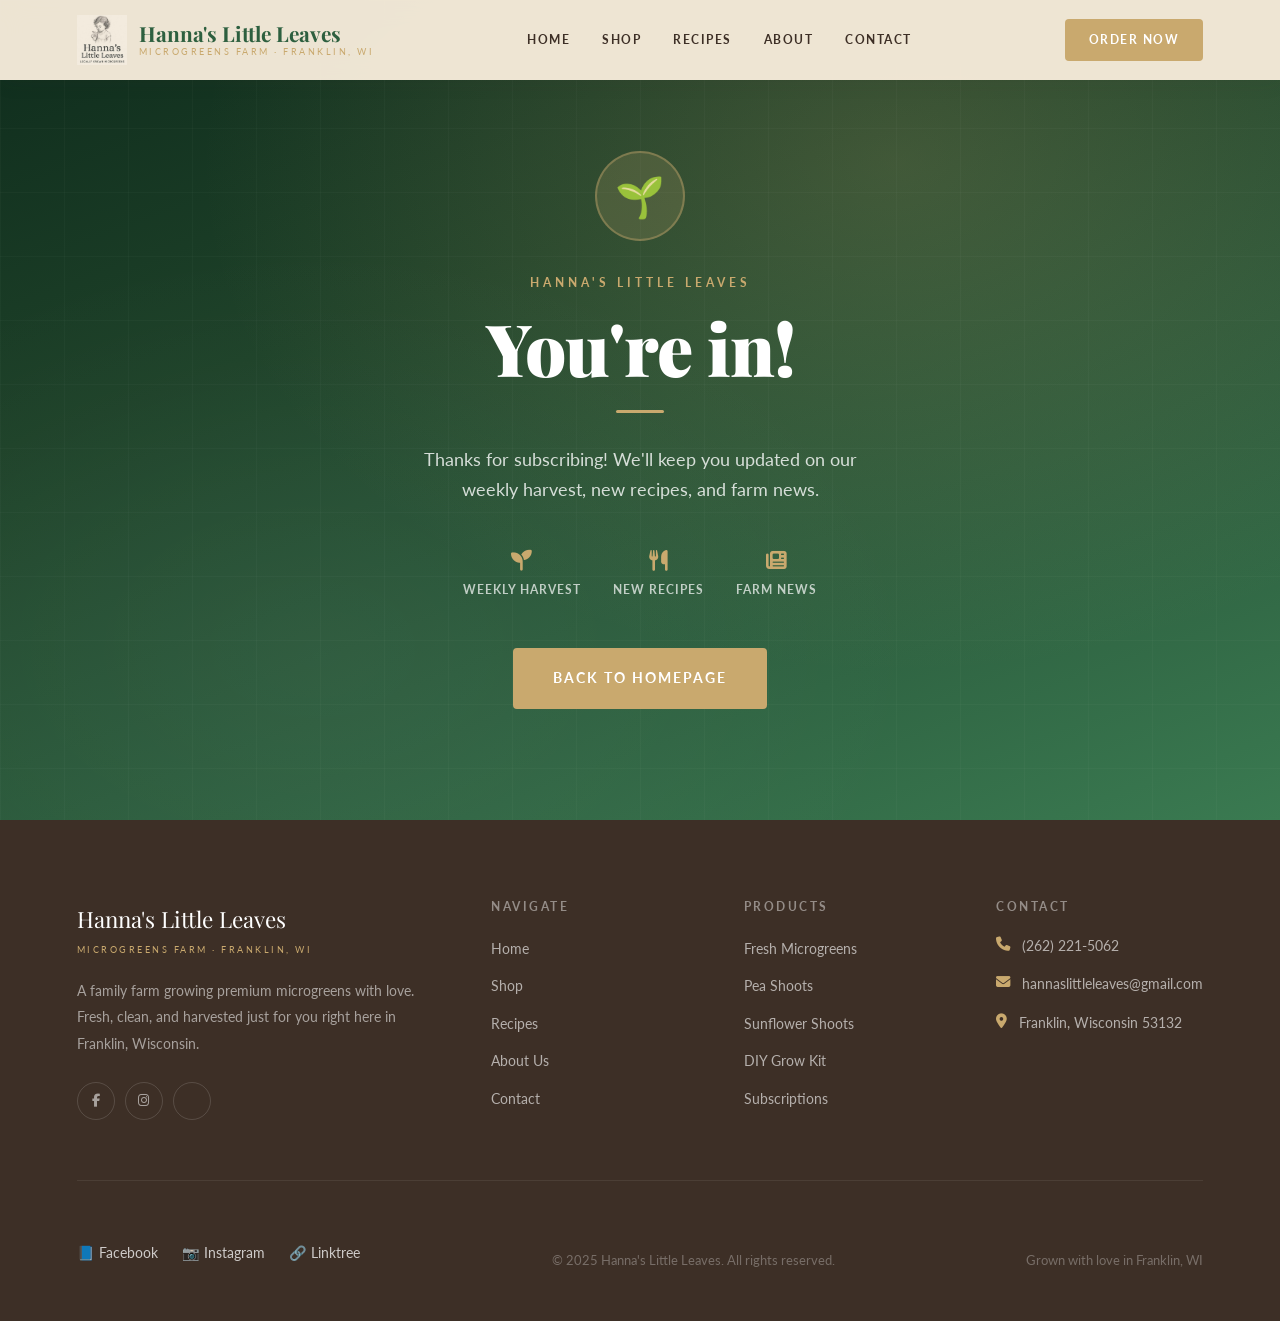
<file: thankyou.html>
<!DOCTYPE html>
<html lang="en">
<head>
  <meta charset="UTF-8">
  <meta name="viewport" content="width=device-width, initial-scale=1.0">
  <title>You're In! | Hanna's Little Leaves</title>
  <meta name="description" content="Thanks for subscribing to Hanna's Little Leaves! We'll keep you updated on our weekly harvest, new recipes, and farm news.">
  <link rel="preconnect" href="https://fonts.googleapis.com">
  <link rel="preconnect" href="https://fonts.gstatic.com" crossorigin>
  <link href="https://fonts.googleapis.com/css2?family=Playfair+Display:ital,wght@0,400;0,700;0,900;1,400;1,700&family=Lato:wght@300;400;600;700;900&display=swap" rel="stylesheet">
  <link rel="stylesheet" href="https://cdnjs.cloudflare.com/ajax/libs/font-awesome/6.5.0/css/all.min.css">
  <link rel="stylesheet" href="styles.css">
  <style>
    .thankyou-section {
      min-height: calc(100vh - 80px);
      display: flex;
      align-items: center;
      justify-content: center;
      background: linear-gradient(160deg, #0e2b1c 0%, #1e4229 35%, #2D5F3F 70%, #3a7a51 100%);
      padding: 120px 6% 80px;
      position: relative;
      overflow: hidden;
      text-align: center;
    }
    .thankyou-section::before {
      content: '';
      position: absolute;
      inset: 0;
      background:
        radial-gradient(ellipse at 70% 20%, rgba(201,169,110,0.2) 0%, transparent 55%),
        radial-gradient(ellipse at 25% 80%, rgba(255,255,255,0.04) 0%, transparent 45%);
    }
    .thankyou-section::after {
      content: '';
      position: absolute;
      inset: 0;
      background-image:
        linear-gradient(rgba(255,255,255,0.025) 1px, transparent 1px),
        linear-gradient(90deg, rgba(255,255,255,0.025) 1px, transparent 1px);
      background-size: 64px 64px;
    }
    .thankyou-card {
      position: relative;
      z-index: 2;
      max-width: 600px;
      margin: 0 auto;
    }
    .thankyou-icon {
      width: 90px;
      height: 90px;
      background: rgba(201,169,110,0.18);
      border: 2px solid rgba(201,169,110,0.4);
      border-radius: 50%;
      display: flex;
      align-items: center;
      justify-content: center;
      margin: 0 auto 32px;
      font-size: 2.5rem;
      animation: popIn 0.5s cubic-bezier(0.34, 1.56, 0.64, 1) both;
    }
    @keyframes popIn {
      from { transform: scale(0.5); opacity: 0; }
      to   { transform: scale(1);   opacity: 1; }
    }
    .thankyou-overline {
      display: block;
      font-size: 0.73rem;
      letter-spacing: 4px;
      text-transform: uppercase;
      color: var(--gold);
      font-weight: 700;
      margin-bottom: 16px;
      opacity: 1;
    }
    .thankyou-card h1 {
      color: var(--white);
      font-size: clamp(2.8rem, 6vw, 4.5rem);
      font-weight: 900;
      line-height: 1.1;
      margin-bottom: 22px;
      letter-spacing: -1px;
    }
    .thankyou-card p {
      font-size: 1.1rem;
      color: rgba(255,255,255,0.8);
      line-height: 1.75;
      margin-bottom: 44px;
      max-width: 480px;
      margin-left: auto;
      margin-right: auto;
      opacity: 1;
    }
    .thankyou-divider {
      width: 48px;
      height: 3px;
      background: var(--gold);
      margin: 0 auto 32px;
      border-radius: 2px;
    }
    .thankyou-perks {
      display: flex;
      justify-content: center;
      gap: 32px;
      flex-wrap: wrap;
      margin-bottom: 48px;
    }
    .thankyou-perk {
      display: flex;
      flex-direction: column;
      align-items: center;
      gap: 8px;
      color: rgba(255,255,255,0.7);
      font-size: 0.78rem;
      letter-spacing: 1px;
      text-transform: uppercase;
      font-weight: 700;
    }
    .thankyou-perk i {
      color: var(--gold);
      font-size: 1.3rem;
    }
  </style>
</head>
<body>

  <!-- NAVBAR -->
  <nav class="navbar solid" id="navbar">
    <a href="index.html" class="nav-logo">
      <img src="images/LOGO.png" alt="Hanna's Little Leaves" class="nav-logo-img">
      <div class="nav-logo-text">
        <span class="logo-name">Hanna's Little Leaves</span>
        <span class="logo-tagline">Microgreens Farm · Franklin, WI</span>
      </div>
    </a>
    <div class="nav-links">
      <a href="index.html">Home</a>
      <a href="shop.html">Shop</a>
      <a href="recipes.html">Recipes</a>
      <a href="about.html">About</a>
      <a href="contact.html">Contact</a>
    </div>
    <a href="shop.html" class="nav-btn">Order Now</a>
    <button class="hamburger" id="hamburger" aria-label="Toggle menu">
      <span></span><span></span><span></span>
    </button>
  </nav>
  <div class="mobile-menu" id="mobileMenu">
    <a href="index.html">Home</a>
    <a href="shop.html">Shop</a>
    <a href="recipes.html">Recipes</a>
    <a href="about.html">About</a>
    <a href="contact.html">Contact</a>
    <a href="shop.html" class="mobile-cta">Order Now</a>
  </div>

  <!-- THANK YOU SECTION -->
  <section class="thankyou-section">
    <div class="thankyou-card">
      <div class="thankyou-icon">🌱</div>
      <span class="thankyou-overline">Hanna's Little Leaves</span>
      <h1>You're in!</h1>
      <div class="thankyou-divider"></div>
      <p>Thanks for subscribing! We'll keep you updated on our weekly harvest, new recipes, and farm news.</p>
      <div class="thankyou-perks">
        <div class="thankyou-perk">
          <i class="fa-solid fa-seedling"></i>
          <span>Weekly Harvest</span>
        </div>
        <div class="thankyou-perk">
          <i class="fa-solid fa-utensils"></i>
          <span>New Recipes</span>
        </div>
        <div class="thankyou-perk">
          <i class="fa-solid fa-newspaper"></i>
          <span>Farm News</span>
        </div>
      </div>
      <a href="index.html" class="btn btn-gold btn-lg">Back to Homepage</a>
    </div>
  </section>

  <!-- FOOTER -->
  <footer class="footer">
    <div class="footer-grid">
      <div class="footer-brand">
        <span class="logo-name">Hanna's Little Leaves</span>
        <span class="logo-tagline">Microgreens Farm · Franklin, WI</span>
        <p>A family farm growing premium microgreens with love. Fresh, clean, and harvested just for you right here in Franklin, Wisconsin.</p>
        <div class="social-links">
          <a href="https://www.facebook.com/hannalittleleaves/" target="_blank" rel="noopener" class="social-link" aria-label="Facebook"><i class="fab fa-facebook-f"></i></a>
          <a href="https://www.instagram.com/hannaslittleleaves" target="_blank" rel="noopener" class="social-link" aria-label="Instagram"><i class="fab fa-instagram"></i></a>
          <a href="https://linktr.ee/hannaslittleleaves" target="_blank" rel="noopener" class="social-link" aria-label="Linktree"><i class="fa-brands fa-linktree"></i></a>
        </div>
      </div>
      <div>
        <h4>Navigate</h4>
        <ul class="footer-links">
          <li><a href="index.html">Home</a></li>
          <li><a href="shop.html">Shop</a></li>
          <li><a href="recipes.html">Recipes</a></li>
          <li><a href="about.html">About Us</a></li>
          <li><a href="contact.html">Contact</a></li>
        </ul>
      </div>
      <div>
        <h4>Products</h4>
        <ul class="footer-links">
          <li><a href="shop.html">Fresh Microgreens</a></li>
          <li><a href="shop.html">Pea Shoots</a></li>
          <li><a href="shop.html">Sunflower Shoots</a></li>
          <li><a href="shop.html">DIY Grow Kit</a></li>
          <li><a href="shop.html">Subscriptions</a></li>
        </ul>
      </div>
      <div>
        <h4>Contact</h4>
        <div class="footer-contact-item">
          <i class="fas fa-phone"></i>
          <span><a href="tel:2622215062" style="color:inherit;">(262) 221-5062</a></span>
        </div>
        <div class="footer-contact-item">
          <i class="fas fa-envelope"></i>
          <span><a href="mailto:hannaslittleleaves@gmail.com" style="color:inherit;">hannaslittleleaves@gmail.com</a></span>
        </div>
        <div class="footer-contact-item">
          <i class="fas fa-location-dot"></i>
          <span>Franklin, Wisconsin 53132</span>
        </div>
      </div>
    </div>
    <div class="footer-bottom">
      <div style="display:flex; gap:24px; justify-content:center; flex-wrap:wrap; margin-bottom:16px;">
        <a href="https://www.facebook.com/hannalittleleaves/" target="_blank" rel="noopener" style="text-decoration:none; font-size:0.88rem; color:rgba(255,255,255,0.75);">📘 Facebook</a>
        <a href="https://www.instagram.com/hannaslittleleaves" target="_blank" rel="noopener" style="text-decoration:none; font-size:0.88rem; color:rgba(255,255,255,0.75);">📷 Instagram</a>
        <a href="https://linktr.ee/hannaslittleleaves" target="_blank" rel="noopener" style="text-decoration:none; font-size:0.88rem; color:rgba(255,255,255,0.75);">🔗 Linktree</a>
      </div>
      <p>&copy; 2025 Hanna's Little Leaves. All rights reserved.</p>
      <p>Grown with love in Franklin, WI</p>
    </div>
  </footer>

  <script>
    const hamburger = document.getElementById('hamburger');
    const mobileMenu = document.getElementById('mobileMenu');

    hamburger.addEventListener('click', () => {
      hamburger.classList.toggle('open');
      mobileMenu.classList.toggle('open');
    });

    mobileMenu.querySelectorAll('a').forEach(link => {
      link.addEventListener('click', () => {
        hamburger.classList.remove('open');
        mobileMenu.classList.remove('open');
      });
    });
  </script>
</body>
</html>
</file>
<file: styles.css>
/* ========================================
   HANNA'S LITTLE LEAVES — SHARED STYLES
   ======================================== */

:root {
  --green: #2D5F3F;
  --green-light: #3a7a51;
  --green-dark: #1e4229;
  --bg: #F5EBD9;
  --bg-alt: #EDE0C8;
  --dark: #3D2F26;
  --gold: #C9A96E;
  --gold-dark: #b8923f;
  --white: #FFFFFF;
  --gray: #9a9a9a;
  --font-serif: 'Playfair Display', Georgia, serif;
  --font-sans: 'Lato', Arial, sans-serif;
  --transition: all 0.3s ease;
  --shadow: 0 4px 20px rgba(61, 47, 38, 0.1);
  --shadow-lg: 0 12px 40px rgba(61, 47, 38, 0.18);
  --radius: 4px;
}

*, *::before, *::after { box-sizing: border-box; margin: 0; padding: 0; }
html { scroll-behavior: smooth; }
body { font-family: var(--font-sans); background: var(--bg); color: var(--dark); line-height: 1.7; }
img { max-width: 100%; height: auto; display: block; }
a { text-decoration: none; color: inherit; transition: var(--transition); }
ul { list-style: none; }
button { cursor: pointer; font-family: inherit; border: none; outline: none; background: none; }
input, textarea, select { font-family: inherit; outline: none; }

/* === TYPOGRAPHY === */
h1, h2, h3, h4, h5 { font-family: var(--font-serif); line-height: 1.2; color: var(--dark); }
h1 { font-size: clamp(2.4rem, 5.5vw, 4.5rem); font-weight: 900; }
h2 { font-size: clamp(1.8rem, 3.5vw, 2.8rem); font-weight: 700; }
h3 { font-size: clamp(1.15rem, 2vw, 1.5rem); font-weight: 700; }
p { line-height: 1.85; color: var(--dark); opacity: 0.82; }

/* === BUTTONS === */
.btn {
  display: inline-block;
  padding: 14px 32px;
  font-family: var(--font-sans);
  font-size: 0.82rem;
  font-weight: 700;
  letter-spacing: 2px;
  text-transform: uppercase;
  border-radius: var(--radius);
  transition: var(--transition);
  border: 2px solid transparent;
  cursor: pointer;
}
.btn-primary { background: var(--green); color: var(--white); }
.btn-primary:hover { background: var(--green-dark); transform: translateY(-2px); box-shadow: var(--shadow); }
.btn-gold { background: var(--gold); color: var(--white); border-color: var(--gold); }
.btn-gold:hover { background: var(--gold-dark); border-color: var(--gold-dark); transform: translateY(-2px); box-shadow: var(--shadow); }
.btn-outline-white { background: transparent; color: var(--white); border-color: rgba(255,255,255,0.7); }
.btn-outline-white:hover { background: var(--white); color: var(--green); border-color: var(--white); }
.btn-outline-green { background: transparent; color: var(--green); border-color: var(--green); }
.btn-outline-green:hover { background: var(--green); color: var(--white); }
.btn-sm { padding: 10px 22px; font-size: 0.78rem; letter-spacing: 1.5px; }
.btn-lg { padding: 17px 38px; font-size: 0.85rem; }

/* === NAVBAR === */
.navbar {
  position: fixed;
  top: 0; left: 0; right: 0;
  z-index: 1000;
  height: 80px;
  padding: 0 6%;
  display: flex;
  align-items: center;
  justify-content: space-between;
  transition: background 0.4s ease, box-shadow 0.4s ease;
}
.navbar.transparent { background: transparent; }
.navbar.solid,
.navbar.scrolled {
  background: rgba(245, 235, 217, 0.97);
  backdrop-filter: blur(12px);
  box-shadow: 0 2px 20px rgba(61, 47, 38, 0.08);
}
.nav-logo { display: flex; flex-direction: row; align-items: center; gap: 12px; line-height: 1; }
.nav-logo-img { width: 50px; height: 50px; object-fit: contain; flex-shrink: 0; }
.nav-logo-text { display: flex; flex-direction: column; line-height: 1; }
.nav-logo .logo-name {
  font-family: var(--font-serif); font-size: 1.3rem; font-weight: 700;
  color: var(--green); transition: var(--transition);
}
.navbar.transparent .nav-logo .logo-name { color: var(--white); }
.navbar.scrolled .nav-logo .logo-name { color: var(--green); }
.nav-logo .logo-tagline {
  font-size: 0.58rem; letter-spacing: 2.5px; text-transform: uppercase;
  color: var(--gold); margin-top: 3px;
}
.nav-links { display: flex; align-items: center; gap: 32px; }
.nav-links a {
  font-size: 0.78rem; font-weight: 700; letter-spacing: 1.5px;
  text-transform: uppercase; color: var(--dark); position: relative;
}
.navbar.transparent .nav-links a { color: rgba(255,255,255,0.88); }
.navbar.scrolled .nav-links a { color: var(--dark); }
.nav-links a::after {
  content: ''; position: absolute; bottom: -4px; left: 0;
  width: 0; height: 2px; background: var(--gold); transition: width 0.3s ease;
}
.nav-links a:hover::after,
.nav-links a.active::after { width: 100%; }
.nav-btn {
  background: var(--gold); color: var(--white);
  padding: 10px 24px; font-size: 0.78rem; font-weight: 700;
  letter-spacing: 1.5px; text-transform: uppercase;
  border-radius: var(--radius); white-space: nowrap;
}
.nav-btn:hover { background: var(--gold-dark); transform: translateY(-2px); }
.hamburger { display: none; flex-direction: column; gap: 5px; padding: 4px; cursor: pointer; }
.hamburger span { display: block; width: 24px; height: 2px; background: var(--dark); transition: var(--transition); border-radius: 2px; }
.navbar.transparent .hamburger span { background: var(--white); }
.hamburger.open span:nth-child(1) { transform: rotate(45deg) translate(5px, 5px); }
.hamburger.open span:nth-child(2) { opacity: 0; }
.hamburger.open span:nth-child(3) { transform: rotate(-45deg) translate(5px, -5px); }
.mobile-menu {
  position: fixed; top: 80px; left: 0; right: 0;
  background: var(--bg); padding: 24px 6% 32px;
  box-shadow: 0 8px 30px rgba(61,47,38,0.12);
  z-index: 999; display: none; flex-direction: column;
  border-top: 3px solid var(--gold);
}
.mobile-menu.open { display: flex; }
.mobile-menu a {
  font-size: 0.88rem; font-weight: 700; letter-spacing: 1.5px;
  text-transform: uppercase; color: var(--dark);
  padding: 16px 0; border-bottom: 1px solid rgba(61,47,38,0.08);
}
.mobile-menu .mobile-cta {
  margin-top: 20px; background: var(--gold); color: var(--white);
  text-align: center; padding: 14px; border-radius: var(--radius);
  font-size: 0.82rem; font-weight: 700; letter-spacing: 2px; border-bottom: none;
}
.mobile-menu .mobile-cta:hover { background: var(--gold-dark); }

/* === HERO === */
.hero {
  min-height: 100vh;
  background: linear-gradient(160deg, #0e2b1c 0%, #1e4229 35%, #2D5F3F 70%, #3a7a51 100%);
  position: relative; display: flex; align-items: center; justify-content: center; overflow: hidden;
}
.hero::before {
  content: ''; position: absolute; inset: 0;
  background:
    radial-gradient(ellipse at 75% 15%, rgba(201,169,110,0.18) 0%, transparent 55%),
    radial-gradient(ellipse at 20% 85%, rgba(255,255,255,0.04) 0%, transparent 45%);
}
.hero::after {
  content: ''; position: absolute; inset: 0;
  background-image:
    linear-gradient(rgba(255,255,255,0.025) 1px, transparent 1px),
    linear-gradient(90deg, rgba(255,255,255,0.025) 1px, transparent 1px);
  background-size: 64px 64px;
}
.hero-content {
  position: relative; z-index: 2; text-align: center;
  max-width: 820px; padding: 0 24px;
}
.hero-overline {
  display: block; font-size: 0.75rem; letter-spacing: 4px; text-transform: uppercase;
  color: var(--gold); font-weight: 700; margin-bottom: 22px; opacity: 1;
}
.hero-content h1 {
  color: var(--white); font-size: clamp(2.8rem, 7vw, 5.5rem); font-weight: 900;
  line-height: 1.05; margin-bottom: 24px; letter-spacing: -1px;
}
.hero-sub {
  font-size: 1.12rem; color: rgba(255,255,255,0.78); margin-bottom: 44px;
  line-height: 1.7; opacity: 1; max-width: 540px; margin-left: auto; margin-right: auto;
}
.hero-btns { display: flex; gap: 16px; justify-content: center; flex-wrap: wrap; }
.hero-scroll {
  position: absolute; bottom: 36px; left: 50%; transform: translateX(-50%);
  z-index: 2; text-align: center; color: rgba(255,255,255,0.45);
  font-size: 0.65rem; letter-spacing: 3px; text-transform: uppercase;
}
.scroll-line {
  width: 1px; height: 48px;
  background: linear-gradient(to bottom, rgba(255,255,255,0.4), transparent);
  margin: 8px auto 0; animation: scrollPulse 2s ease-in-out infinite;
}
@keyframes scrollPulse {
  0%, 100% { opacity: 0.5; }
  50% { opacity: 1; }
}

/* === FEATURES STRIP === */
.features-strip {
  background: var(--white); display: grid; grid-template-columns: repeat(4, 1fr);
  border-bottom: 1px solid rgba(61,47,38,0.06);
}
.feature-pill {
  display: flex; align-items: center; justify-content: center;
  gap: 12px; padding: 22px 16px;
  border-right: 1px solid rgba(61,47,38,0.06); transition: var(--transition);
}
.feature-pill:last-child { border-right: none; }
.feature-pill:hover { background: var(--bg); }
.feature-pill i { color: var(--green); font-size: 1.05rem; }
.feature-pill span { font-size: 0.78rem; font-weight: 700; letter-spacing: 1px; text-transform: uppercase; color: var(--dark); }

/* === SECTION LAYOUT === */
.section { padding: 100px 6%; }
.section-sm { padding: 64px 6%; }
.container { max-width: 1200px; margin: 0 auto; }
.section-header { text-align: center; margin-bottom: 64px; }
.section-header .label,
.label {
  display: block; font-size: 0.73rem; letter-spacing: 3px;
  text-transform: uppercase; color: var(--gold); font-weight: 700; margin-bottom: 12px;
}
.section-header h2 { margin-bottom: 16px; }
.section-header p { max-width: 560px; margin: 0 auto; font-size: 1.05rem; }
.divider { width: 48px; height: 3px; background: var(--gold); margin: 18px auto; border-radius: 2px; }
.divider-left { margin-left: 0; }
.text-center { text-align: center; }

/* === PAGE HEADER === */
.page-header {
  background: linear-gradient(150deg, var(--green-dark) 0%, var(--green) 60%, var(--green-light) 100%);
  padding: 150px 6% 100px; text-align: center; position: relative; overflow: hidden;
}
.page-header::before {
  content: ''; position: absolute; inset: 0;
  background-image:
    linear-gradient(rgba(255,255,255,0.03) 1px, transparent 1px),
    linear-gradient(90deg, rgba(255,255,255,0.03) 1px, transparent 1px);
  background-size: 48px 48px;
}
.page-header::after {
  content: ''; position: absolute; bottom: -1px; left: 0; right: 0;
  height: 50px; background: var(--bg); clip-path: ellipse(55% 100% at 50% 100%);
}
.ph-label {
  display: inline-block; font-size: 0.73rem; letter-spacing: 3px; text-transform: uppercase;
  color: var(--gold); font-weight: 700; margin-bottom: 14px; position: relative; z-index: 1;
}
.page-header h1 { color: var(--white); margin-bottom: 16px; position: relative; z-index: 1; }
.page-header p { color: rgba(255,255,255,0.8); max-width: 560px; margin: 0 auto; font-size: 1.05rem; opacity: 1; position: relative; z-index: 1; }

/* === GRID === */
.grid-2 { display: grid; grid-template-columns: repeat(2, 1fr); gap: 40px; }
.grid-3 { display: grid; grid-template-columns: repeat(3, 1fr); gap: 32px; }
.grid-4 { display: grid; grid-template-columns: repeat(4, 1fr); gap: 28px; }

/* === PRODUCT CARD === */
.product-card {
  background: var(--white); border-radius: 6px; overflow: hidden;
  box-shadow: var(--shadow); transition: var(--transition);
  display: flex; flex-direction: column;
}
.product-card:hover { transform: translateY(-8px); box-shadow: var(--shadow-lg); }
.product-img {
  width: 100%; height: 210px;
  overflow: hidden; flex-shrink: 0; display: block;
}
.product-img img { width: 100%; height: 100%; object-fit: cover; display: block; }
.product-card-body { padding: 24px 24px 16px; flex: 1; }
.product-card-body h3 { font-size: 1.15rem; margin-bottom: 8px; }
.product-card-body p { font-size: 0.9rem; line-height: 1.7; }
.product-card-footer {
  display: flex; align-items: center; justify-content: space-between;
  padding: 16px 24px 24px;
}
.price { font-family: var(--font-serif); font-size: 1.5rem; color: var(--green); font-weight: 700; }
.price sub { font-size: 0.8rem; color: var(--gray); font-family: var(--font-sans); font-weight: 400; vertical-align: baseline; }

/* === RECIPE CARD === */
.recipe-card {
  background: var(--white); border-radius: 6px; overflow: hidden;
  box-shadow: var(--shadow); transition: var(--transition);
}
.recipe-card:hover { transform: translateY(-6px); box-shadow: var(--shadow-lg); }
.recipe-img {
  width: 100%; height: 200px;
  overflow: hidden; display: block;
}
.recipe-img img { width: 100%; height: 100%; object-fit: cover; display: block; }
.recipe-card-body { padding: 24px; }
.recipe-meta { display: flex; gap: 16px; margin-bottom: 10px; flex-wrap: wrap; }
.recipe-meta span { font-size: 0.7rem; letter-spacing: 1px; text-transform: uppercase; color: var(--gold); font-weight: 700; }
.recipe-meta span i { margin-right: 4px; }
.recipe-card-body h3 { font-size: 1.1rem; margin-bottom: 8px; }
.recipe-card-body p { font-size: 0.9rem; line-height: 1.65; margin-bottom: 16px; }

/* === TESTIMONIAL CARD === */
.testimonial-card {
  background: rgba(255,255,255,0.07); border: 1px solid rgba(255,255,255,0.12);
  border-radius: 6px; padding: 32px; transition: var(--transition);
}
.testimonial-card:hover { background: rgba(255,255,255,0.11); transform: translateY(-4px); }
.stars { color: var(--gold); font-size: 0.85rem; letter-spacing: 3px; margin-bottom: 16px; }
.testimonial-card blockquote { color: rgba(255,255,255,0.88); font-style: italic; font-size: 1rem; margin-bottom: 20px; line-height: 1.75; }
.reviewer-name { color: var(--gold); font-size: 0.78rem; letter-spacing: 2px; text-transform: uppercase; font-weight: 700; }
.reviewer-loc { color: rgba(255,255,255,0.45); font-size: 0.8rem; margin-top: 3px; }

/* === FEATURE CARD === */
.feature-card {
  text-align: center; padding: 40px 28px; background: var(--white);
  border-radius: 6px; box-shadow: var(--shadow); transition: var(--transition);
}
.feature-card:hover { transform: translateY(-6px); box-shadow: var(--shadow-lg); }
.feature-icon {
  width: 68px; height: 68px;
  background: linear-gradient(135deg, var(--green), var(--green-light));
  border-radius: 50%; display: flex; align-items: center; justify-content: center;
  margin: 0 auto 20px; font-size: 1.5rem; color: var(--white);
}
.feature-card h3 { font-size: 1.1rem; margin-bottom: 10px; }
.feature-card p { font-size: 0.92rem; line-height: 1.75; }

/* === FARMERS MARKET BAR === */
.market-bar {
  background: var(--green); padding: 13px 6%;
  display: flex; align-items: center; justify-content: center; gap: 12px; flex-wrap: wrap;
}
.market-bar i { color: var(--gold); font-size: 1rem; }
.market-bar p { color: var(--white); font-size: 0.88rem; font-weight: 600; opacity: 1; text-align: center; margin: 0; }
.market-bar strong { color: var(--gold); }
.market-bar a { color: var(--white); text-decoration: underline; font-weight: 700; white-space: nowrap; }

/* === VARIETY GRID (shop page) === */
.variety-grid { display: grid; grid-template-columns: repeat(3, 1fr); gap: 16px; margin-top: 28px; }
.variety-card {
  border: 2px solid rgba(61,47,38,0.1); border-radius: 4px;
  padding: 18px 20px; transition: var(--transition); background: var(--bg);
}
.variety-card:hover { border-color: var(--green); transform: translateY(-2px); box-shadow: var(--shadow); }
.variety-header { display: flex; justify-content: space-between; align-items: flex-start; gap: 8px; margin-bottom: 8px; }
.variety-name { font-family: var(--font-serif); font-size: 0.95rem; font-weight: 700; color: var(--dark); }
.variety-price { font-family: var(--font-serif); font-size: 1.2rem; color: var(--green); font-weight: 700; flex-shrink: 0; }
.variety-card p { font-size: 0.85rem; line-height: 1.6; }
@media (max-width: 768px) { .variety-grid { grid-template-columns: 1fr 1fr; } }
@media (max-width: 480px) { .variety-grid { grid-template-columns: 1fr; } }

/* === SHOP PRODUCT SECTION === */
.product-section-card {
  background: var(--white); border-radius: 6px; overflow: hidden;
  box-shadow: var(--shadow); margin-bottom: 60px;
}
.product-section-img { width: 100%; max-height: 420px; object-fit: cover; display: block; }
.product-section-body { padding: 48px; }
.product-section-body h2 { margin-bottom: 16px; }
.variant-grid { display: grid; grid-template-columns: repeat(3, 1fr); gap: 20px; margin-top: 32px; }
.variant-card {
  border: 2px solid rgba(61,47,38,0.1); border-radius: 4px; padding: 20px;
  display: flex; flex-direction: column; gap: 8px; transition: var(--transition);
}
.variant-card:hover { border-color: var(--green); transform: translateY(-3px); box-shadow: var(--shadow); }
.variant-card h4 { font-size: 1rem; }
.variant-card p { font-size: 0.85rem; line-height: 1.6; flex: 1; }
.variant-footer { display: flex; align-items: center; justify-content: space-between; margin-top: 8px; }
@media (max-width: 768px) {
  .product-section-body { padding: 28px 20px; }
  .variant-grid { grid-template-columns: 1fr; }
}

/* === SUBSCRIPTION CARDS === */
.sub-card {
  background: var(--white); border-radius: 6px; padding: 40px 32px;
  box-shadow: var(--shadow); position: relative; overflow: hidden;
  transition: var(--transition); border: 2px solid transparent;
}
.sub-card:hover { transform: translateY(-6px); box-shadow: var(--shadow-lg); }
.sub-card.featured { border-color: var(--green); }
.sub-ribbon {
  position: absolute; top: 22px; right: -32px; background: var(--green); color: var(--white);
  font-size: 0.68rem; letter-spacing: 1.5px; text-transform: uppercase;
  font-weight: 700; padding: 6px 48px; transform: rotate(45deg);
}
.sub-tier { font-size: 0.72rem; letter-spacing: 3px; text-transform: uppercase; color: var(--gold); font-weight: 700; margin-bottom: 8px; display: block; }
.sub-card h3 { font-size: 1.35rem; margin-bottom: 4px; }
.sub-price { font-family: var(--font-serif); font-size: 2.8rem; color: var(--green); font-weight: 700; line-height: 1; margin: 16px 0 4px; }
.sub-price small { font-size: 0.95rem; font-family: var(--font-sans); color: var(--gray); font-weight: 400; }
.sub-desc { font-size: 0.9rem; margin-bottom: 24px; line-height: 1.65; }
.sub-features { margin-bottom: 28px; }
.sub-feature { display: flex; align-items: center; gap: 10px; padding: 7px 0; font-size: 0.9rem; border-bottom: 1px solid rgba(61,47,38,0.06); color: var(--dark); opacity: 0.85; }
.sub-feature:last-child { border-bottom: none; }
.sub-feature i { color: var(--green); font-size: 0.82rem; flex-shrink: 0; }

/* === FORMS === */
.form-group { margin-bottom: 22px; }
.form-group label { display: block; font-size: 0.75rem; font-weight: 700; letter-spacing: 1.5px; text-transform: uppercase; color: var(--dark); margin-bottom: 8px; }
.form-group input,
.form-group textarea,
.form-group select {
  width: 100%; padding: 13px 16px; border: 2px solid rgba(61,47,38,0.15);
  border-radius: var(--radius); font-size: 0.95rem; background: var(--white);
  color: var(--dark); transition: border-color 0.25s, box-shadow 0.25s; -webkit-appearance: none;
}
.form-group input:focus,
.form-group textarea:focus,
.form-group select:focus {
  border-color: var(--green); box-shadow: 0 0 0 3px rgba(45,95,63,0.1);
}
.form-group textarea { min-height: 140px; resize: vertical; }
.form-row { display: grid; grid-template-columns: 1fr 1fr; gap: 20px; }

/* === CTA BANNER === */
.cta-banner { background: linear-gradient(135deg, #2a1f17 0%, var(--dark) 100%); padding: 80px 6%; }
.cta-inner { display: flex; align-items: center; justify-content: space-between; gap: 48px; max-width: 1200px; margin: 0 auto; }
.cta-text .label { color: var(--gold); margin-bottom: 10px; }
.cta-text h2 { color: var(--white); margin-bottom: 12px; }
.cta-text p { color: rgba(255,255,255,0.65); font-size: 1rem; opacity: 1; }
.cta-actions { display: flex; gap: 16px; flex-shrink: 0; flex-wrap: wrap; }

/* === CONTACT PAGE === */
.contact-grid { display: grid; grid-template-columns: 1fr 1.4fr; gap: 64px; align-items: start; max-width: 1100px; margin: 0 auto; }
.contact-info-item { display: flex; gap: 16px; margin-bottom: 28px; }
.contact-info-icon {
  width: 48px; height: 48px; border-radius: 50%;
  background: linear-gradient(135deg, var(--green), var(--green-light));
  display: flex; align-items: center; justify-content: center;
  color: var(--white); font-size: 1rem; flex-shrink: 0;
}
.contact-info-item h4 { font-size: 0.75rem; letter-spacing: 2px; text-transform: uppercase; color: var(--gold); margin-bottom: 4px; font-family: var(--font-sans); }
.contact-info-item p { font-size: 0.95rem; line-height: 1.6; opacity: 1; }
.contact-info-item a { color: var(--green); font-weight: 600; }
.contact-info-item a:hover { color: var(--gold); }
.hours-grid { margin-top: 8px; }
.hour-row { display: flex; justify-content: space-between; font-size: 0.9rem; padding: 7px 0; border-bottom: 1px solid rgba(61,47,38,0.08); }
.hour-row:last-child { border-bottom: none; }
.hour-row .day { font-weight: 600; }
.hour-row .time { color: var(--green); font-weight: 600; }
.form-card {
  background: var(--white); border-radius: 6px; padding: 48px 40px; box-shadow: var(--shadow-lg);
}
.form-card h3 { font-size: 1.5rem; margin-bottom: 8px; }
.form-card > p { font-size: 0.95rem; margin-bottom: 32px; opacity: 0.75; }

/* === ABOUT PAGE === */
.story-grid { display: grid; grid-template-columns: 1fr 1fr; gap: 80px; align-items: center; }
.story-img {
  width: 100%; height: 480px; border-radius: 6px;
  object-fit: cover; display: block; box-shadow: var(--shadow-lg);
}
.value-card {
  padding: 36px 28px; border-radius: 6px; background: var(--white);
  box-shadow: var(--shadow); border-top: 4px solid var(--green); transition: var(--transition);
}
.value-card:hover { transform: translateY(-6px); box-shadow: var(--shadow-lg); }
.value-num { font-family: var(--font-serif); font-size: 3.5rem; color: var(--bg-alt); font-weight: 900; line-height: 1; margin-bottom: 12px; }
.value-card h3 { margin-bottom: 10px; font-size: 1.15rem; }
.value-card p { font-size: 0.92rem; line-height: 1.75; }
.team-card { text-align: center; }
.team-avatar {
  width: 130px; height: 130px; border-radius: 50%; margin: 0 auto 20px;
  display: flex; align-items: center; justify-content: center;
  font-size: 3.2rem; border: 4px solid var(--bg-alt); overflow: hidden;
}
.team-card h3 { font-size: 1.1rem; margin-bottom: 4px; }
.team-role { font-size: 0.75rem; letter-spacing: 2px; text-transform: uppercase; color: var(--gold); font-weight: 700; margin-bottom: 10px; display: block; }
.team-card p { font-size: 0.9rem; line-height: 1.7; }
.process-step { display: flex; gap: 24px; margin-bottom: 40px; align-items: flex-start; }
.process-step:last-child { margin-bottom: 0; }
.step-num {
  width: 52px; height: 52px; border-radius: 50%;
  background: var(--green); color: var(--white);
  display: flex; align-items: center; justify-content: center;
  font-family: var(--font-serif); font-size: 1.3rem; font-weight: 700; flex-shrink: 0;
}
.step-content h4 { font-size: 1.05rem; margin-bottom: 6px; font-family: var(--font-serif); }
.step-content p { font-size: 0.92rem; line-height: 1.7; }

/* === FOOTER === */
.footer { background: var(--dark); color: var(--white); padding: 80px 6% 40px; }
.footer-grid {
  display: grid; grid-template-columns: 1.8fr 1fr 1fr 1fr;
  gap: 50px; margin-bottom: 60px; padding-bottom: 60px;
  border-bottom: 1px solid rgba(255,255,255,0.07);
}
.footer-brand .logo-name { font-family: var(--font-serif); font-size: 1.4rem; color: var(--white); display: block; margin-bottom: 4px; }
.footer-brand .logo-tagline { font-size: 0.58rem; letter-spacing: 2.5px; text-transform: uppercase; color: var(--gold); display: block; margin-bottom: 20px; }
.footer-brand p { color: rgba(255,255,255,0.55); font-size: 0.9rem; line-height: 1.85; margin-bottom: 24px; opacity: 1; }
.footer h4 { font-family: var(--font-sans); font-size: 0.72rem; letter-spacing: 2.5px; text-transform: uppercase; color: rgba(255,255,255,0.45); margin-bottom: 20px; font-weight: 700; }
.footer-links { display: flex; flex-direction: column; gap: 10px; }
.footer-links a { color: rgba(255,255,255,0.62); font-size: 0.9rem; }
.footer-links a:hover { color: var(--gold); padding-left: 4px; }
.footer-contact-item { display: flex; gap: 12px; margin-bottom: 14px; color: rgba(255,255,255,0.62); font-size: 0.9rem; align-items: flex-start; }
.footer-contact-item i { color: var(--gold); margin-top: 3px; flex-shrink: 0; }
.footer-bottom { display: flex; justify-content: space-between; align-items: center; }
.footer-bottom p { color: rgba(255,255,255,0.3); font-size: 0.8rem; opacity: 1; }
.social-links { display: flex; gap: 10px; }
.social-link {
  width: 38px; height: 38px; border-radius: 50%;
  border: 1px solid rgba(255,255,255,0.14);
  display: flex; align-items: center; justify-content: center;
  color: rgba(255,255,255,0.55); font-size: 0.82rem;
}
.social-link:hover { border-color: var(--gold); color: var(--gold); transform: translateY(-2px); }

/* === RESPONSIVE === */
@media (max-width: 1024px) {
  .grid-4 { grid-template-columns: repeat(2, 1fr); }
  .footer-grid { grid-template-columns: 1fr 1fr; gap: 36px; }
  .contact-grid { grid-template-columns: 1fr; gap: 48px; }
  .story-grid { grid-template-columns: 1fr; gap: 48px; }
  .story-img { height: 360px; }
}
@media (max-width: 768px) {
  .nav-links, .nav-btn { display: none; }
  .hamburger { display: flex; }
  .grid-2, .grid-3, .grid-4 { grid-template-columns: 1fr; }
  .section { padding: 70px 5%; }
  .footer-grid { grid-template-columns: 1fr; gap: 32px; }
  .footer-bottom { flex-direction: column; gap: 16px; text-align: center; }
  .page-header { padding: 130px 5% 70px; }
  .form-row { grid-template-columns: 1fr; }
  .cta-inner { flex-direction: column; text-align: center; }
  .cta-actions { justify-content: center; }
  .features-strip { grid-template-columns: repeat(2, 1fr); }
  .feature-pill:nth-child(2) { border-right: none; }
  .feature-pill:nth-child(3) { border-right: 1px solid rgba(61,47,38,0.06); }
  .form-card { padding: 32px 24px; }
}
@media (max-width: 480px) {
  .features-strip { grid-template-columns: 1fr; }
  .feature-pill { border-right: none !important; }
  .hero-btns { flex-direction: column; align-items: center; }
  .hero-btns .btn { width: 240px; text-align: center; }
  .sub-card { padding: 32px 20px; }
}
</file>
